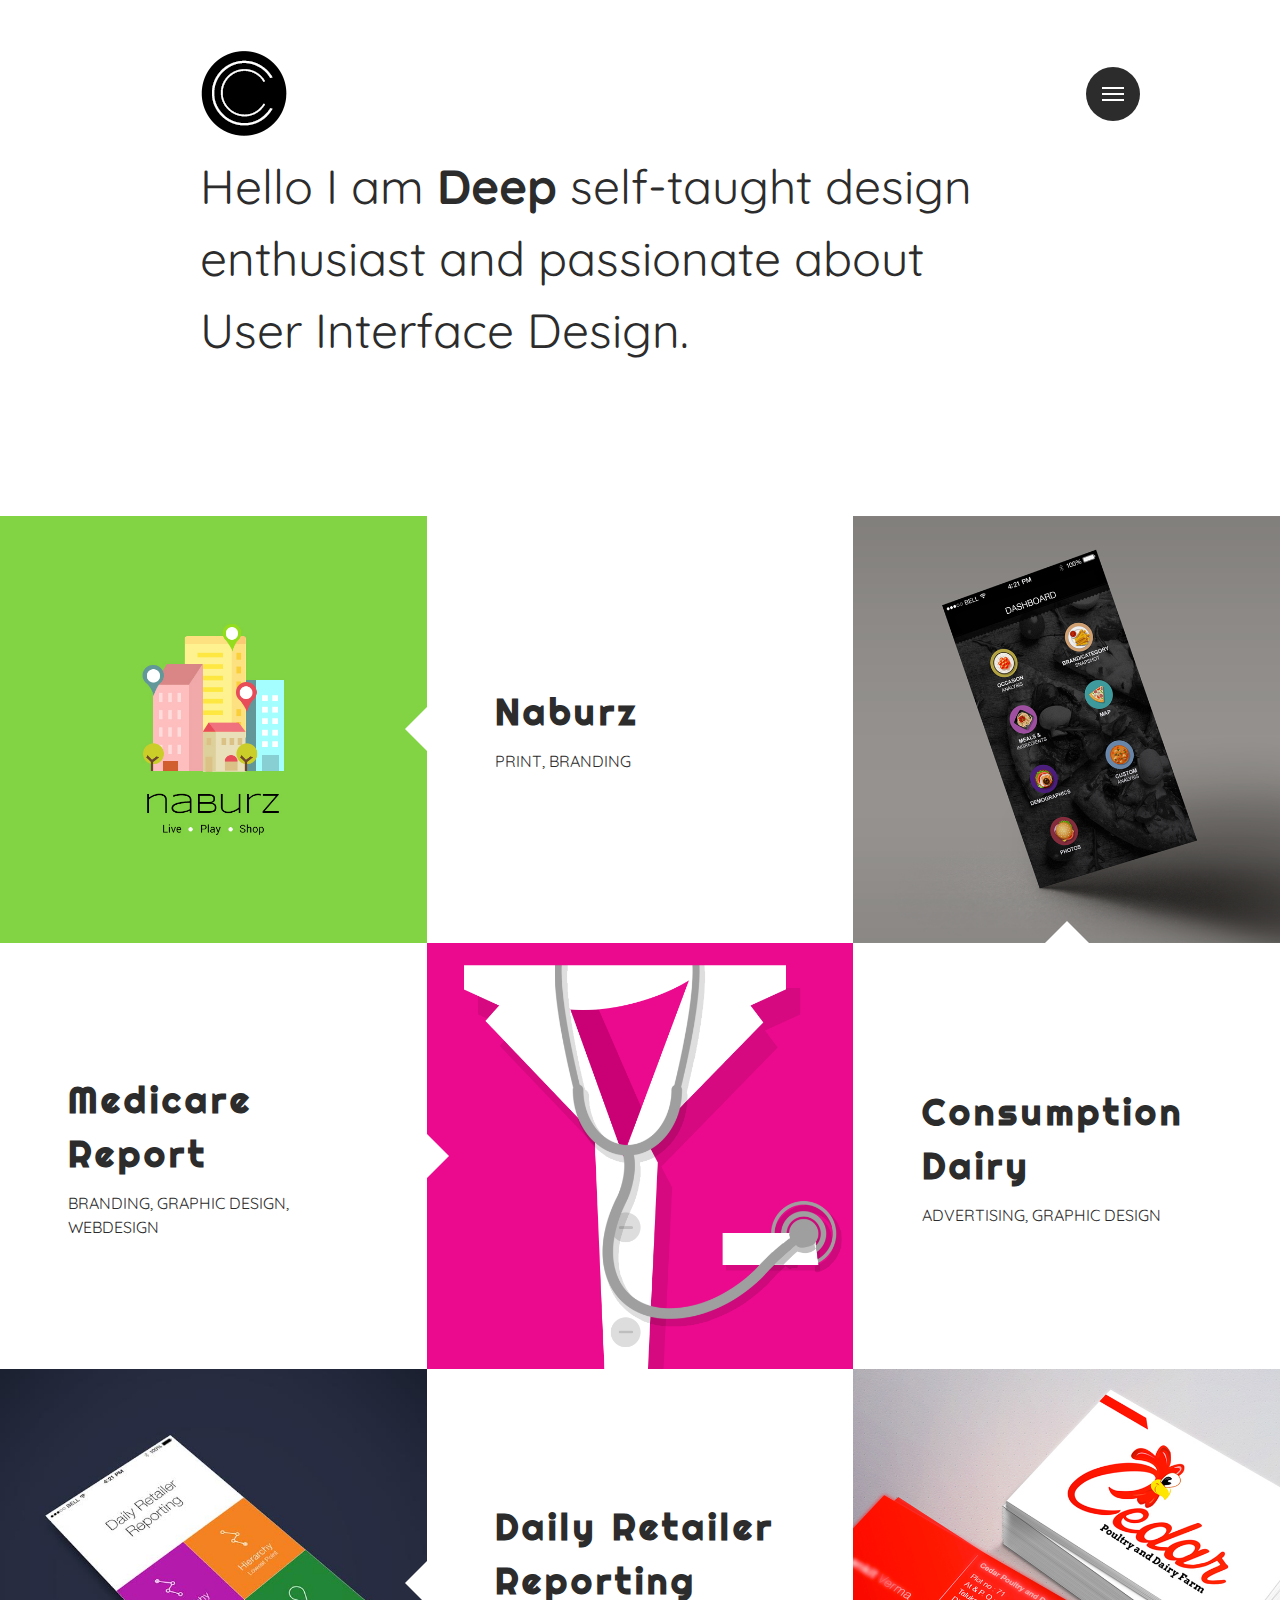
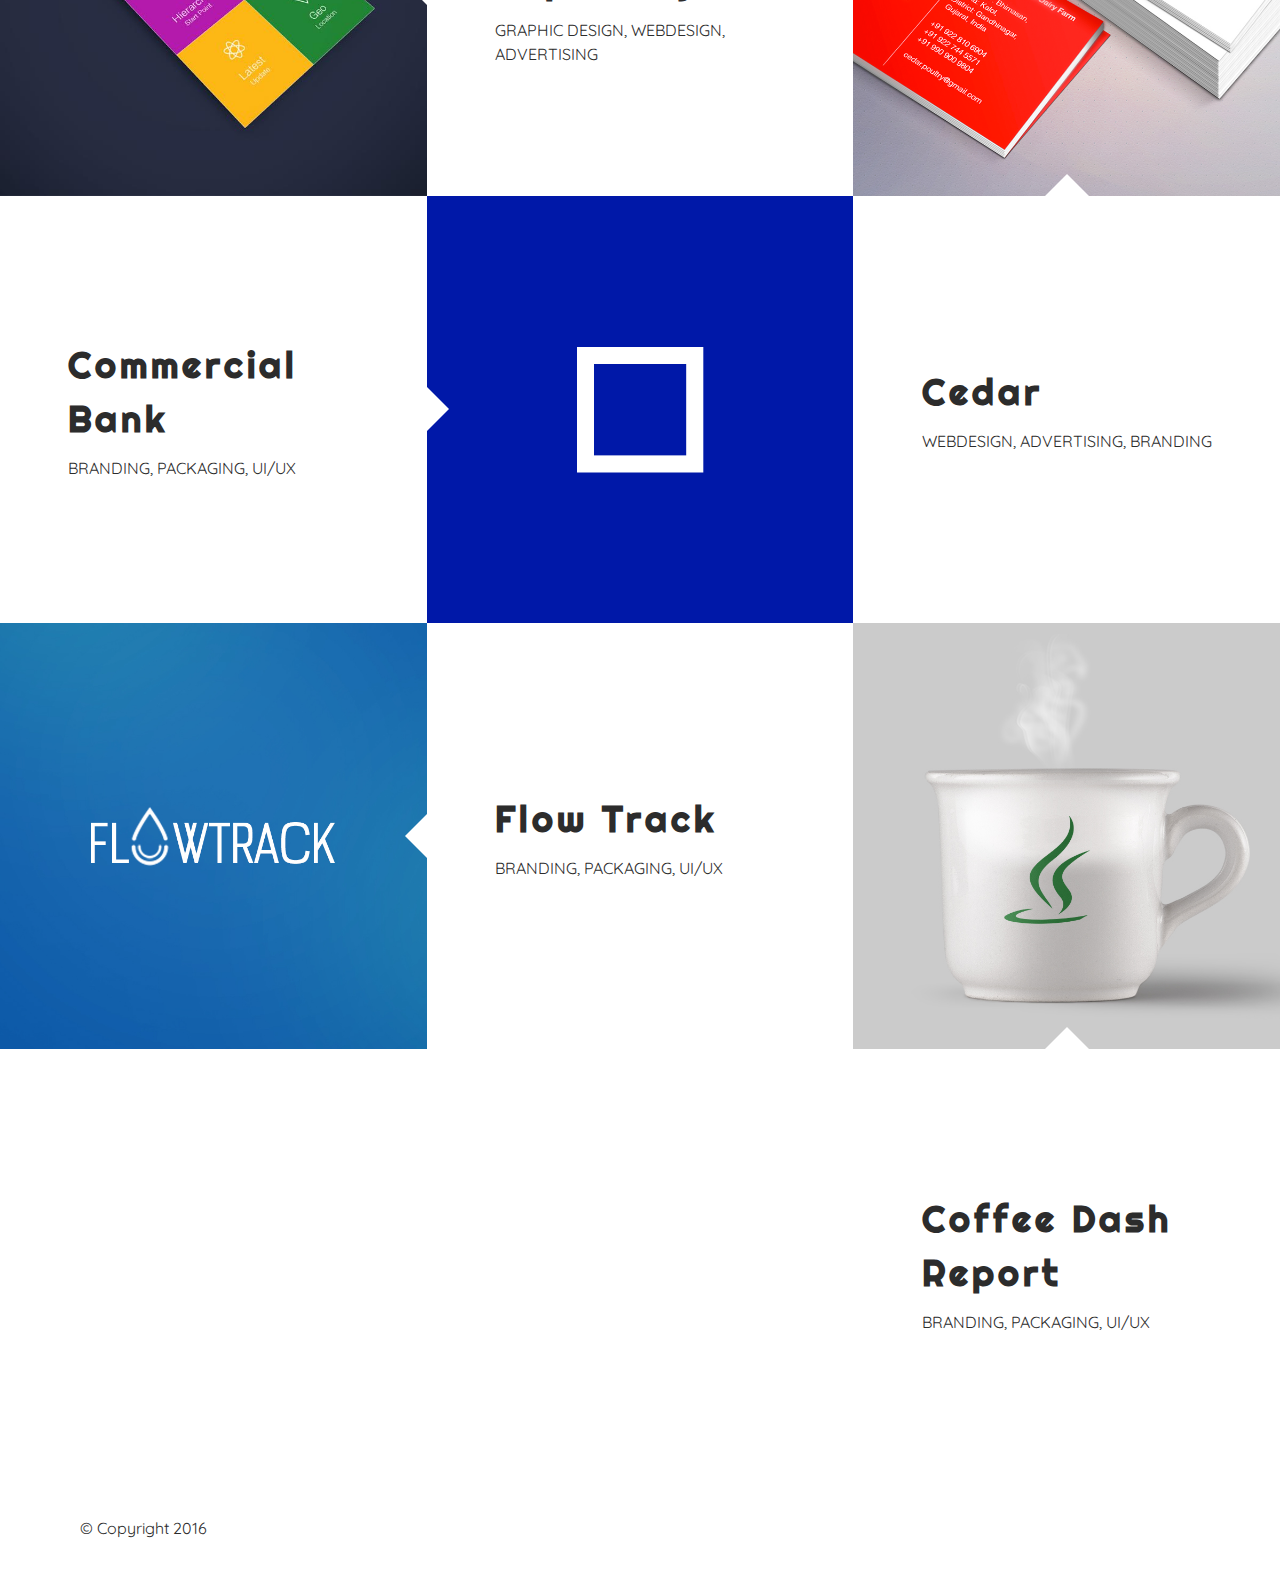
<file: index.html>
<!DOCTYPE html>
<html lang="en" class="no-js">
<head>
<meta http-equiv="Content-Type" content="text/html; charset=utf-8" >
    <meta charset="utf-8" />
    <meta name="viewport" content="width=device-width" />
    <meta http-equiv="x-ua-compatible" content="ie=edge">
    <title>Creative Champs</title>
 
    <link rel="stylesheet" href="style.css" media="screen" />
   

    <link href='https://fonts.googleapis.com/css?family=Righteous&subset=latin,latin-ext' rel='stylesheet' type='text/css'>
    <link href='https://fonts.googleapis.com/css?family=Quicksand:300,400,700' rel='stylesheet' type='text/css'>

     <script src="scripts/modernizr.js"></script>

</head>

<body>

    
    <a href="#cd-nav" class="cd-nav-trigger">Menu 
        <span class="cd-nav-icon"></span>

        <svg x="0px" y="0px" width="54px" height="54px" viewBox="0 0 54 54">
            <circle fill="transparent" stroke="#90D4C5" stroke-width="2" cx="27" cy="27" r="25" stroke-dasharray="157 157" stroke-dashoffset="157"></circle>
        </svg>
    </a>
        
    <div id="cd-nav" class="cd-nav">
        <div class="cd-navigation-wrapper">
            <div class="cd-half-block">


                <nav>
                    <ul class="cd-primary-nav">
                        <li><a href="index.html" class="selected">Showcase</a></li>
                        <li><a href="news.html">News</a></li>
                        <li><a href="profile.html">Profile</a></li>
                        <li><a href="#">Docs</a></li>
                        <li><a href="#">Contact</a></li>
                    </ul>
                </nav>
            </div><!-- .cd-half-block -->
            
            <div class="cd-half-block">
                <address>
                    <ul class="cd-contact-info">
                        <li><a href="mailto:creativechamps8@gmail.com">creativechamps8@gmail.com</a></li>
                        <li>+91-8698465693</li>
                    </ul>
                    <ul class="cd-contact-socials">
                        <li><a href="#0">Instagram</a></li>   
                        <li><a href="#0">Behance</a></li>   
                        <li><a href="#0">Dribbble</a></li>    
                    </ul>
                </address>
            </div> <!-- .cd-half-block -->
        </div> <!-- .cd-navigation-wrapper -->
    </div> <!-- .cd-nav -->

    <div class="site-container">

        <header class="site-header cf">
            <div class="site-title">
                <a class="logo" href="index.html">
                    <img src="img/logo.png" alt="Creative Champs Logo" width="100%" height="100%" />
                </a>
            </div>

            <div class="cf"></div>

            <div class="site-tagline">
                <p>Hello  I am <strong>Deep</strong> self-taught design enthusiast and passionate about User Interface Design.</strong></p>
            </div>
            
        </header><!-- / .site-header -->

        <section class="site-content">
            
            
            <div class="projects-feed cf">

                <article class="project cf">
                    <a href="naburz.html" title="Naburz">
                        <div class="thumb">
                            <div data-picture data-alt="">
                                <div data-src="img/portfolio-1.jpg"></div>
                                
                                <!--[if (lt IE 9) & (!IEMobile)]>
                                <div data-src="img/portfolio-1.jpg"></div>
                                <![endif]-->
                                
                                <noscript>
                                    <img src="img/portfolio-1.jpg" alt="" />
                                </noscript>
                            </div>
                        </div>

                        <div class="project-content-container">
                            <div class="project-content">
                                <div class="table">
                                    <div class="table-cell">
                                        <h2 class="thumbnail-title">Naburz</h2>
                                        
                                        <p class="thumbnail-description">Print, Branding</p>
                                    </div>
                                </div>
                            </div>
                        </div>

                        <div class="overlay"></div>
                    </a>
                </article>
                <article class="project cf">
                    <a href="consumption-dairy.html" title="Consumption Dairy">
                        <div class="thumb">
                            <div data-picture data-alt="">
                                <div data-src="img/portfolio-2.png"></div>
                                
                                <!--[if (lt IE 9) & (!IEMobile)]>
                                <div data-src="img/portfolio-2.jpg"></div>
                                <![endif]-->
                                
                                <noscript>
                                    <img src="img/portfolio-2.png" alt="" />
                                </noscript>
                            </div>
                        </div>

                        <div class="project-content-container">
                            <div class="project-content">
                                <div class="table">
                                    <div class="table-cell">
                                        <h2 class="thumbnail-title">Consumption Dairy</h2>
                                        
                                        <p class="thumbnail-description">Advertising, Graphic Design</p>
                                    </div>
                                </div>
                            </div>
                        </div>

                        <div class="overlay"></div>
                    </a>
                </article>
                <article class="project cf">
                    <a href="medicare-report.html" title="Comuna">
                        <div class="thumb">
                            <div data-picture data-alt="">
                                <div data-src="img/portfolio-3.jpg"></div>
                                
                                <!--[if (lt IE 9) & (!IEMobile)]>
                                <div data-src="img/portfolio-3.jpg"></div>
                                <![endif]-->
                                
                                <noscript>
                                    <img src="img/portfolio-3.jpg" alt="" />
                                </noscript>
                            </div>
                        </div>

                        <div class="project-content-container">
                            <div class="project-content">
                                <div class="table">
                                    <div class="table-cell">
                                        <h2 class="thumbnail-title">Medicare Report</h2>
                                        
                                        <p class="thumbnail-description">Branding, Graphic Design, Webdesign</p>
                                    </div>
                                </div>
                            </div>
                        </div>

                        <div class="overlay"></div>
                    </a>
                </article>
                <article class="project cf">
                    <a href="daily-report.html" title="Nike 'Strawberry Lace' Pack">
                        <div class="thumb">
                            <div data-picture data-alt="">
                                <div data-src="img/portfolio-4.jpg"></div>
                                
                                <!--[if (lt IE 9) & (!IEMobile)]>
                                <div data-src="img/portfolio-4.jpg"></div>
                                <![endif]-->
                                
                                <noscript>
                                    <img src="img/portfolio-4.jpg" alt="" />
                                </noscript>
                            </div>
                        </div>

                        <div class="project-content-container">
                            <div class="project-content">
                                <div class="table">
                                    <div class="table-cell">
                                        <h2 class="thumbnail-title">Daily Retailer Reporting</h2>
                                        
                                        <p class="thumbnail-description">Graphic Design, Webdesign, Advertising</p>
                                    </div>
                                </div>
                            </div>
                        </div>

                        <div class="overlay"></div>
                    </a>
                </article>
                <article class="project cf">
                    <a href="cedar.html" title="Cedar">
                        <div class="thumb">
                            <div data-picture data-alt="">
                                <div data-src="img/portfolio-5.png"></div>
                                
                                <!--[if (lt IE 9) & (!IEMobile)]>
                                <div data-src="img/portfolio-5.jpg"></div>
                                <![endif]-->
                                
                                <noscript>
                                    <img src="img/portfolio-5.png" alt="" />
                                </noscript>
                            </div>
                        </div>

                        <div class="project-content-container">
                            <div class="project-content">
                                <div class="table">
                                    <div class="table-cell">
                                        <h2 class="thumbnail-title">Cedar</h2>
                                        
                                        <p class="thumbnail-description">Webdesign, Advertising, Branding</p>
                                    </div>
                                </div>
                            </div>
                        </div>

                        <div class="overlay"></div>
                    </a>
                </article>
                <article class="project cf">
                    <a href="commercial-bank.html" title="Commercial Bank">
                        <div class="thumb">
                            <div data-picture data-alt="">
                                <div data-src="img/portfolio-6.jpg"></div>
                                
                                <!--[if (lt IE 9) & (!IEMobile)]>
                                <div data-src="img/portfolio-6.jpg"></div>
                                <![endif]-->
                                
                                <noscript>
                                    <img src="img/portfolio-6.jpg" alt="" />
                                </noscript>
                            </div>
                        </div>

                        <div class="project-content-container">
                            <div class="project-content">
                                <div class="table">
                                    <div class="table-cell">
                                        <h2 class="thumbnail-title">Commercial Bank</h2>
                                        
                                        <p class="thumbnail-description">Branding, Packaging, UI/UX</p>
                                    </div>
                                </div>
                            </div>
                        </div>

                        <div class="overlay"></div>
                    </a>
                </article>
                <article class="project cf">
                    <a href="flow-track.html" title="Flow Track">
                        <div class="thumb">
                            <div data-picture data-alt="">
                                <div data-src="img/portfolio-7.jpg"></div>
                                
                                <!--[if (lt IE 9) & (!IEMobile)]>
                                <div data-src="img/portfolio-6.jpg"></div>
                                <![endif]-->
                                
                                <noscript>
                                    <img src="img/portfolio-7.jpg" alt="" />
                                </noscript>
                            </div>
                        </div>

                        <div class="project-content-container">
                            <div class="project-content">
                                <div class="table">
                                    <div class="table-cell">
                                        <h2 class="thumbnail-title">Flow Track</h2>
                                        
                                        <p class="thumbnail-description">Branding, Packaging, UI/UX</p>
                                    </div>
                                </div>
                            </div>
                        </div>

                        <div class="overlay"></div>
                    </a>
                </article>
                <article class="project cf">
                    <a href="coffee-dash-report.html" title="Flow Track">
                        <div class="thumb">
                            <div data-picture data-alt="">
                                <div data-src="img/portfolio-8.jpg"></div>
                                
                                <!--[if (lt IE 9) & (!IEMobile)]>
                                <div data-src="img/portfolio-6.jpg"></div>
                                <![endif]-->
                                
                                <noscript>
                                    <img src="img/portfolio-8.jpg" alt="" />
                                </noscript>
                            </div>
                        </div>

                        <div class="project-content-container">
                            <div class="project-content">
                                <div class="table">
                                    <div class="table-cell">
                                        <h2 class="thumbnail-title">Coffee Dash Report</h2>
                                        
                                        <p class="thumbnail-description">Branding, Packaging, UI/UX</p>
                                    </div>
                                </div>
                            </div>
                        </div>

                        <div class="overlay"></div>
                    </a>
                </article>
            <!--END .projects-feed-->
            </div>
                        
        <!--END .site-content-->
        </section>

         <footer class="site-footer cf">
            <p class="footer-text">© Copyright 2016 </p>
        </footer>
    <!--END .site-container-->
    </div>

    <script src="scripts/jquery-2.1.4.min.js"></script>
    <script src="scripts/jquery.fitvids.js"></script>
    <script src="scripts/jquery.imagesloaded.min.js"></script>
    <script src="scripts/main.js"></script>  
 

</body>
</html>
</file>
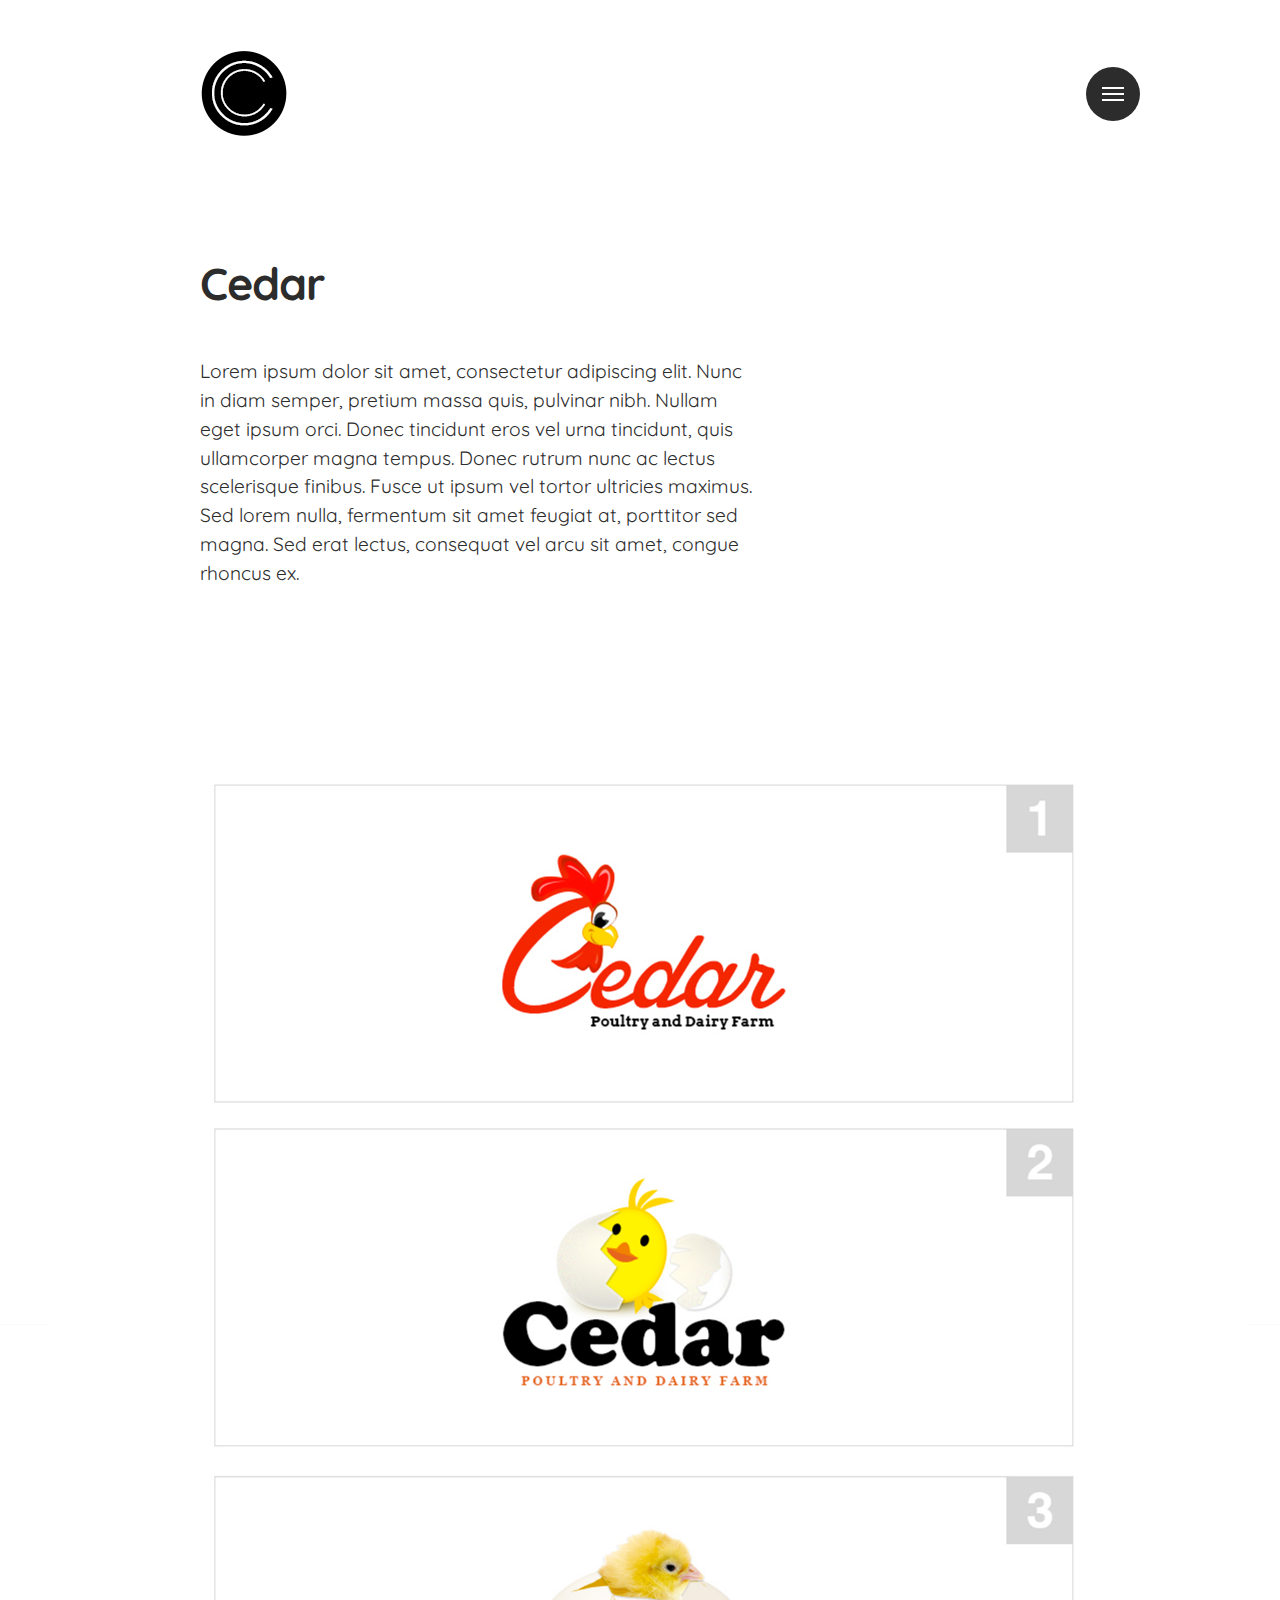
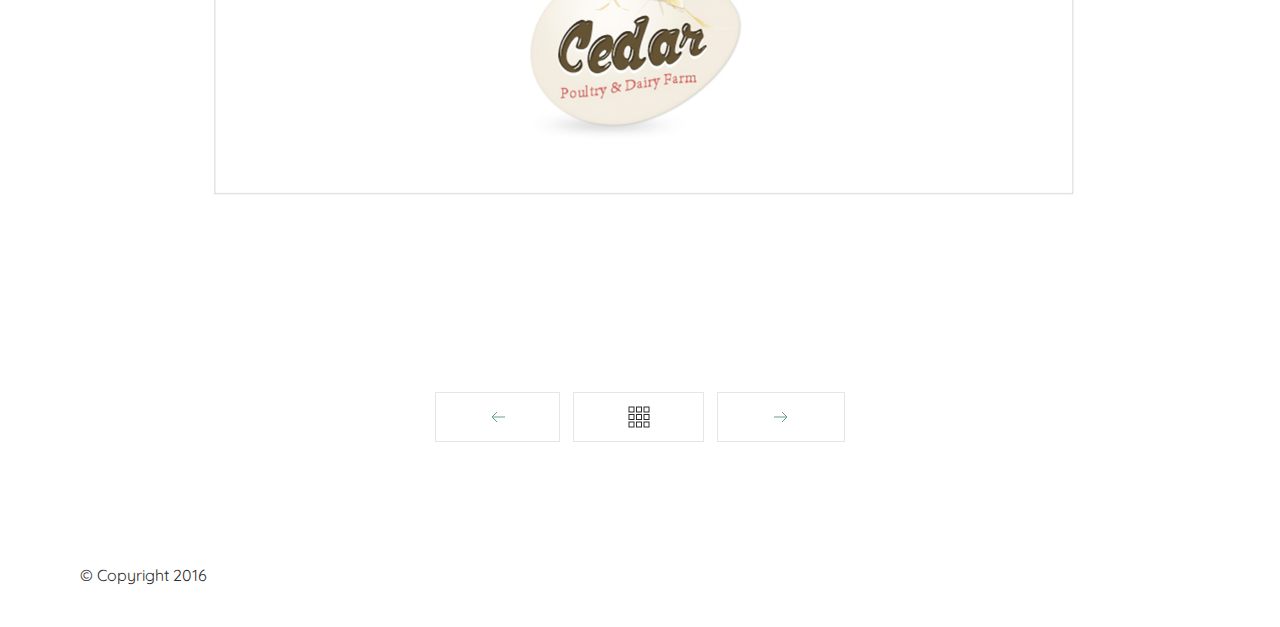
<file: cedar.html>
<!DOCTYPE html>
<html lang="en" class="no-js">
<head>
<meta http-equiv="Content-Type" content="text/html; charset=utf-8" >
    <meta charset="utf-8" />
    <meta name="viewport" content="width=device-width" />
    <meta http-equiv="x-ua-compatible" content="ie=edge">
    <title>Cedar</title>
 
    <link rel="stylesheet" href="style.css" media="screen" />
    
    <link href='https://fonts.googleapis.com/css?family=Righteous&subset=latin,latin-ext' rel='stylesheet' type='text/css'>
    <link href='https://fonts.googleapis.com/css?family=Quicksand:300,400,700' rel='stylesheet' type='text/css'>

     <script src="scripts/modernizr.js"></script>

</head>

<body>
    
    <a href="#cd-nav" class="cd-nav-trigger">Menu 
        <span class="cd-nav-icon"></span>

        <svg x="0px" y="0px" width="54px" height="54px" viewBox="0 0 54 54">
            <circle fill="transparent" stroke="#90D4C5" stroke-width="2" cx="27" cy="27" r="25" stroke-dasharray="157 157" stroke-dashoffset="157"></circle>
        </svg>
    </a>
        
    <div id="cd-nav" class="cd-nav">
        <div class="cd-navigation-wrapper">
            <div class="cd-half-block">


                <nav>
                    <ul class="cd-primary-nav">
                        <li><a href="index.html" class="selected">Showcase</a></li>
                        <li><a href="news.html">News</a></li>
                        <li><a href="profile.html">Profile</a></li>
                        <li><a href="#">Docs</a></li>
                        <li><a href="#">Contact</a></li>
                    </ul>
                </nav>
            </div><!-- .cd-half-block -->
            
            <div class="cd-half-block">
                <address>
                    <ul class="cd-contact-info">
                        <li><a href="mailto:creativechamps8@gmail.com">creativechamps8@gmail.com</a></li>
                        <li>+91-8698465693</li>
                    </ul>
                    <ul class="cd-contact-socials">
                        <li><a href="#0">Instagram</a></li>   
                        <li><a href="#0">Behance</a></li>   
                        <li><a href="#0">Dribbble</a></li>    
                    </ul>
                </address>
            </div> <!-- .cd-half-block -->
        </div> <!-- .cd-navigation-wrapper -->
    </div> <!-- .cd-nav -->

    <div class="site-container">

        <header class="site-header cf">
            <div class="site-title">
                <a class="logo" href="index.html">
                    <img src="img/logo.png" alt="Creative Champs Logo" width="100%" height="100%" />
                </a>
            </div>

            <div class="cf"></div>
        </header><!-- / .site-header -->

        <section class="site-content">

            <div class="page-desc">
                <h1>Cedar</h1>
                <!-- <p><strong> JULY 2015</strong> ||| <strong>Skills:</strong> <i>Branding, Graphic Design, Website</i> ||| <strong>URL:</strong> <a href="#0"><i>Aristotheme</i></a></p> -->
                <p>Lorem ipsum dolor sit amet, consectetur adipiscing elit. Nunc in diam semper, pretium massa quis, pulvinar nibh. Nullam eget ipsum orci. Donec tincidunt eros vel urna tincidunt, quis ullamcorper magna tempus. Donec rutrum nunc ac lectus scelerisque finibus. Fusce ut ipsum vel tortor ultricies maximus. Sed lorem nulla, fermentum sit amet feugiat at, porttitor sed magna. Sed erat lectus, consequat vel arcu sit amet, congue rhoncus ex.</p>
            </div>
            
            <article class="project">

                <div class="project-assets">
                    <div class="image">
                        <div data-picture>
                            <div data-src="img/cedar.png"></div>
                            <div data-src="img/cedar.png" data-media="(-webkit-min-device-pixel-ratio: 2),(min--moz-device-pixel-ratio: 2),(-o-min-device-pixel-ratio: 2/1),(min-device-pixel-ratio: 2),(min-resolution: 192dpi),(min-resolution: 2dppx)"></div>
                            <!--[if (lt IE 9) & (!IEMobile)]>
                                <div data-src="img/item-1.jpg"></div>
                            <![endif]-->
                            <noscript>
                                <img src="img/item-1.jpg" alt="" />
                            </noscript>
                        </div>
                    </div>
                </div>         
            </article>
   
        <!--END .site-content-->
        </section>


 
        <nav role="navigation">
            <ul class="cd-pagination animated-buttons custom-icons">
                <li class="button"><a href="#0"><i>Prev</i></a></li>
                <li class="button-main"><a href="#0"><i>Portfolio</i></a></li>
                <li class="button"><a href="#0"><i>Next</i></a></li>

            </ul>
        </nav> <!-- cd-pagination-wrapper -->
 

         <footer class="site-footer cf">
            <p class="footer-text">© Copyright 2016 </p>
        </footer>


    <!--END .site-container-->
    </div>

    <script src="scripts/jquery-2.1.4.min.js"></script>
    <script src="scripts/jquery.fitvids.js"></script>
    <script src="scripts/jquery.imagesloaded.min.js"></script>
    <script src="scripts/main.js"></script>  
 

</body>
</html>
</file>
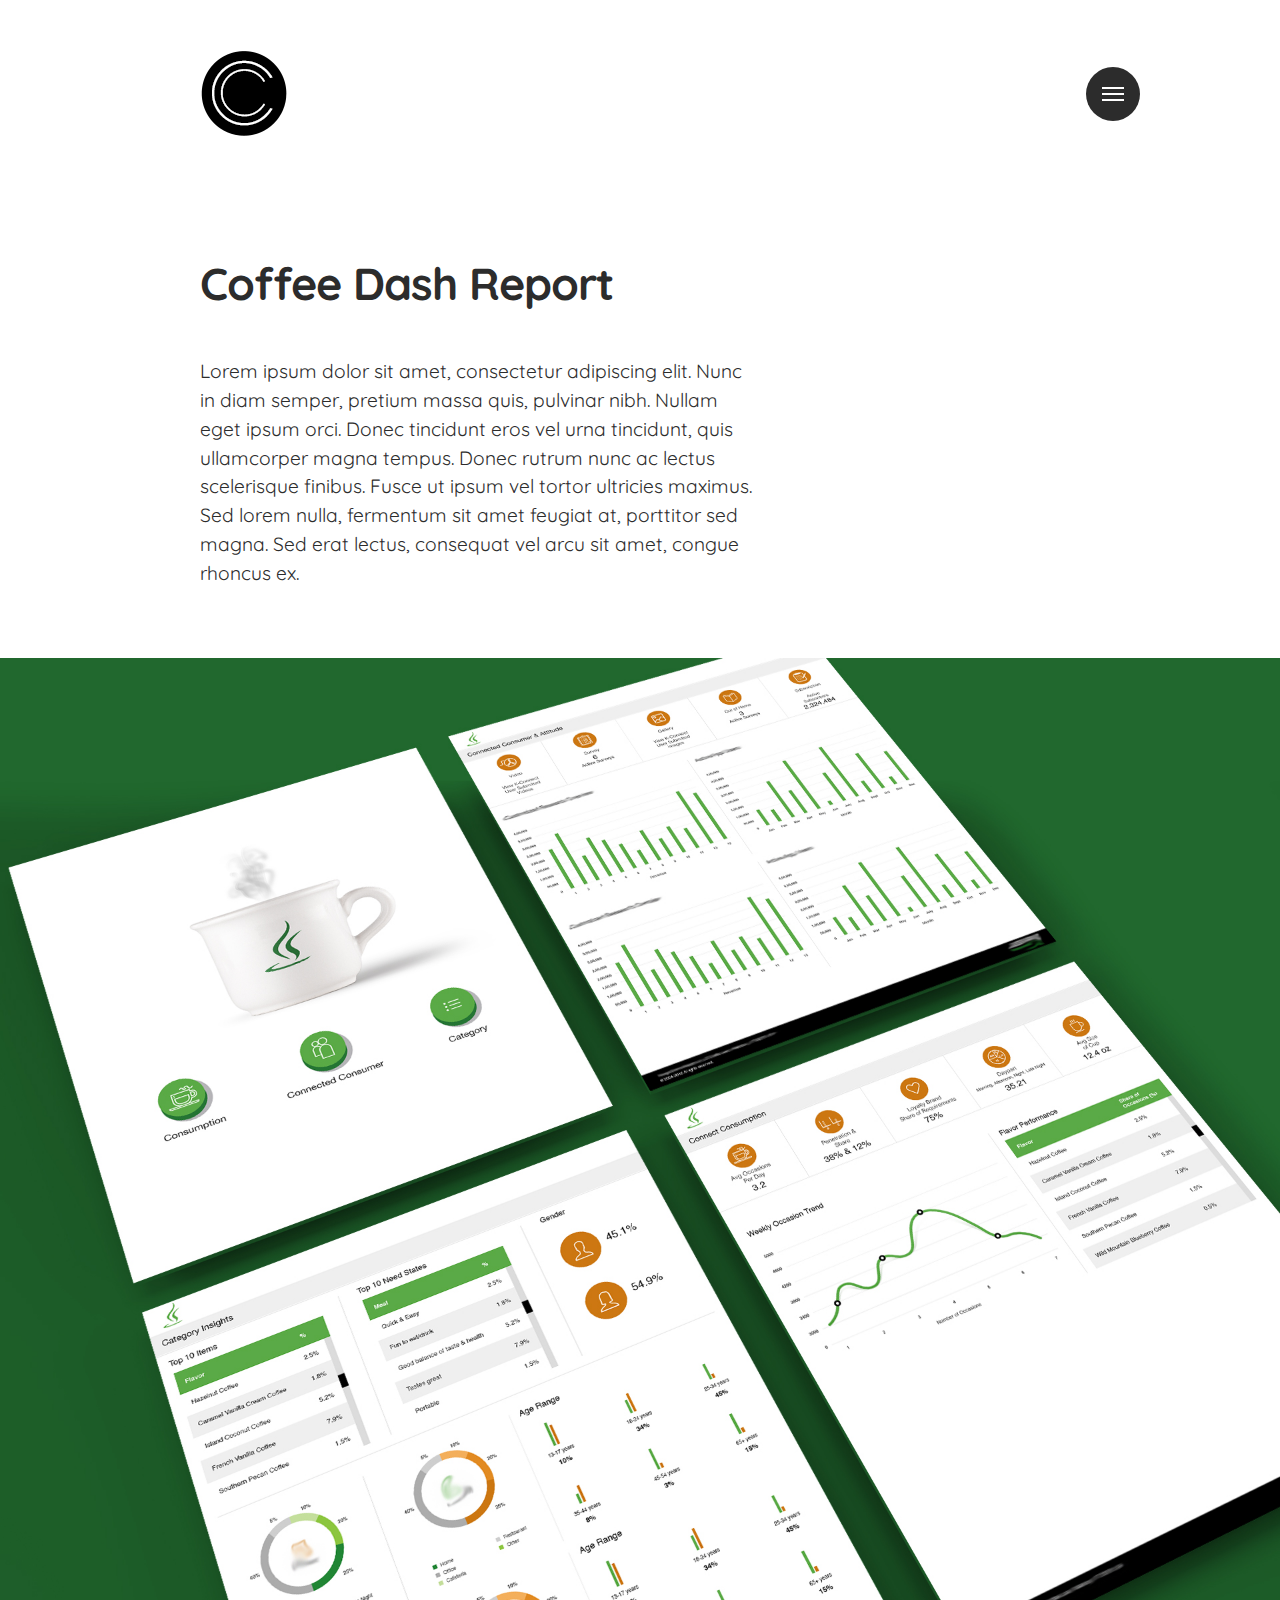
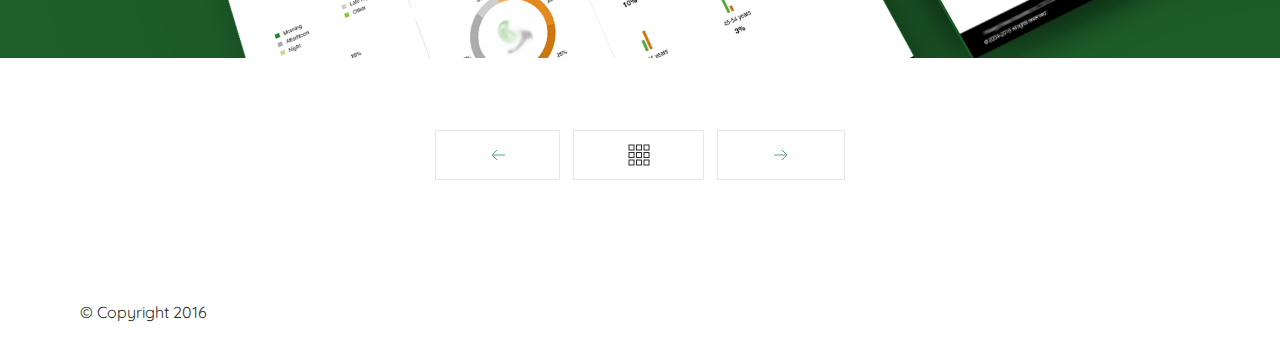
<file: coffee-dash-report.html>
<!DOCTYPE html>
<html lang="en" class="no-js">
<head>
<meta http-equiv="Content-Type" content="text/html; charset=utf-8" >
    <meta charset="utf-8" />
    <meta name="viewport" content="width=device-width" />
    <meta http-equiv="x-ua-compatible" content="ie=edge">
    <title>Coffee Dash Report</title>
 
    <link rel="stylesheet" href="style.css" media="screen" />
    
    <link href='https://fonts.googleapis.com/css?family=Righteous&subset=latin,latin-ext' rel='stylesheet' type='text/css'>
    <link href='https://fonts.googleapis.com/css?family=Quicksand:300,400,700' rel='stylesheet' type='text/css'>

     <script src="scripts/modernizr.js"></script>

</head>

<body>
    
    <a href="#cd-nav" class="cd-nav-trigger">Menu 
        <span class="cd-nav-icon"></span>

        <svg x="0px" y="0px" width="54px" height="54px" viewBox="0 0 54 54">
            <circle fill="transparent" stroke="#90D4C5" stroke-width="2" cx="27" cy="27" r="25" stroke-dasharray="157 157" stroke-dashoffset="157"></circle>
        </svg>
    </a>
        
    <div id="cd-nav" class="cd-nav">
        <div class="cd-navigation-wrapper">
            <div class="cd-half-block">


                <nav>
                    <ul class="cd-primary-nav">
                        <li><a href="index.html" class="selected">Showcase</a></li>
                        <li><a href="news.html">News</a></li>
                        <li><a href="profile.html">Profile</a></li>
                        <li><a href="#">Docs</a></li>
                        <li><a href="#">Contact</a></li>
                    </ul>
                </nav>
            </div><!-- .cd-half-block -->
            
            <div class="cd-half-block">
                <address>
                    <ul class="cd-contact-info">
                        <li><a href="mailto:creativechamps8@gmail.com">creativechamps8@gmail.com</a></li>
                        <li>+91-8698465693</li>
                    </ul>
                    <ul class="cd-contact-socials">
                        <li><a href="#0">Instagram</a></li>   
                        <li><a href="#0">Behance</a></li>   
                        <li><a href="#0">Dribbble</a></li>    
                    </ul>
                </address>
            </div> <!-- .cd-half-block -->
        </div> <!-- .cd-navigation-wrapper -->
    </div> <!-- .cd-nav -->

    <div class="site-container">

        <header class="site-header cf">
            <div class="site-title">
                <a class="logo" href="index.html">
                    <img src="img/logo.png" alt="Creative Champs Logo" width="100%" height="100%" />
                </a>
            </div>

            <div class="cf"></div>
        </header><!-- / .site-header -->

        <section class="site-content">

            <div class="page-desc">
                <h1>Coffee Dash Report</h1>
                <!-- <p><strong> JULY 2015</strong> ||| <strong>Skills:</strong> <i>Branding, Graphic Design, Website</i> ||| <strong>URL:</strong> <a href="#0"><i>Aristotheme</i></a></p> -->
                <p>Lorem ipsum dolor sit amet, consectetur adipiscing elit. Nunc in diam semper, pretium massa quis, pulvinar nibh. Nullam eget ipsum orci. Donec tincidunt eros vel urna tincidunt, quis ullamcorper magna tempus. Donec rutrum nunc ac lectus scelerisque finibus. Fusce ut ipsum vel tortor ultricies maximus. Sed lorem nulla, fermentum sit amet feugiat at, porttitor sed magna. Sed erat lectus, consequat vel arcu sit amet, congue rhoncus ex.</p>
            </div>
            
            <article class="project">

                <div class="project-assets">
                    <div class="image">
                        <div data-picture>
                            <div data-src="img/coffee-dash-report.jpg"></div>
                            <div data-src="img/coffee-dash-report.jpg" data-media="(-webkit-min-device-pixel-ratio: 2),(min--moz-device-pixel-ratio: 2),(-o-min-device-pixel-ratio: 2/1),(min-device-pixel-ratio: 2),(min-resolution: 192dpi),(min-resolution: 2dppx)"></div>
                            <!--[if (lt IE 9) & (!IEMobile)]>
                                <div data-src="img/item-1.jpg"></div>
                            <![endif]-->
                            <noscript>
                                <img src="img/item-1.jpg" alt="" />
                            </noscript>
                        </div>
                    </div>
                </div>         
            </article>
   
        <!--END .site-content-->
        </section>


 
        <nav role="navigation">
            <ul class="cd-pagination animated-buttons custom-icons">
                <li class="button"><a href="#0"><i>Prev</i></a></li>
                <li class="button-main"><a href="#0"><i>Portfolio</i></a></li>
                <li class="button"><a href="#0"><i>Next</i></a></li>

            </ul>
        </nav> <!-- cd-pagination-wrapper -->
 

         <footer class="site-footer cf">
            <p class="footer-text">© Copyright 2016 </p>
        </footer>


    <!--END .site-container-->
    </div>

    <script src="scripts/jquery-2.1.4.min.js"></script>
    <script src="scripts/jquery.fitvids.js"></script>
    <script src="scripts/jquery.imagesloaded.min.js"></script>
    <script src="scripts/main.js"></script>  
 

</body>
</html>
</file>
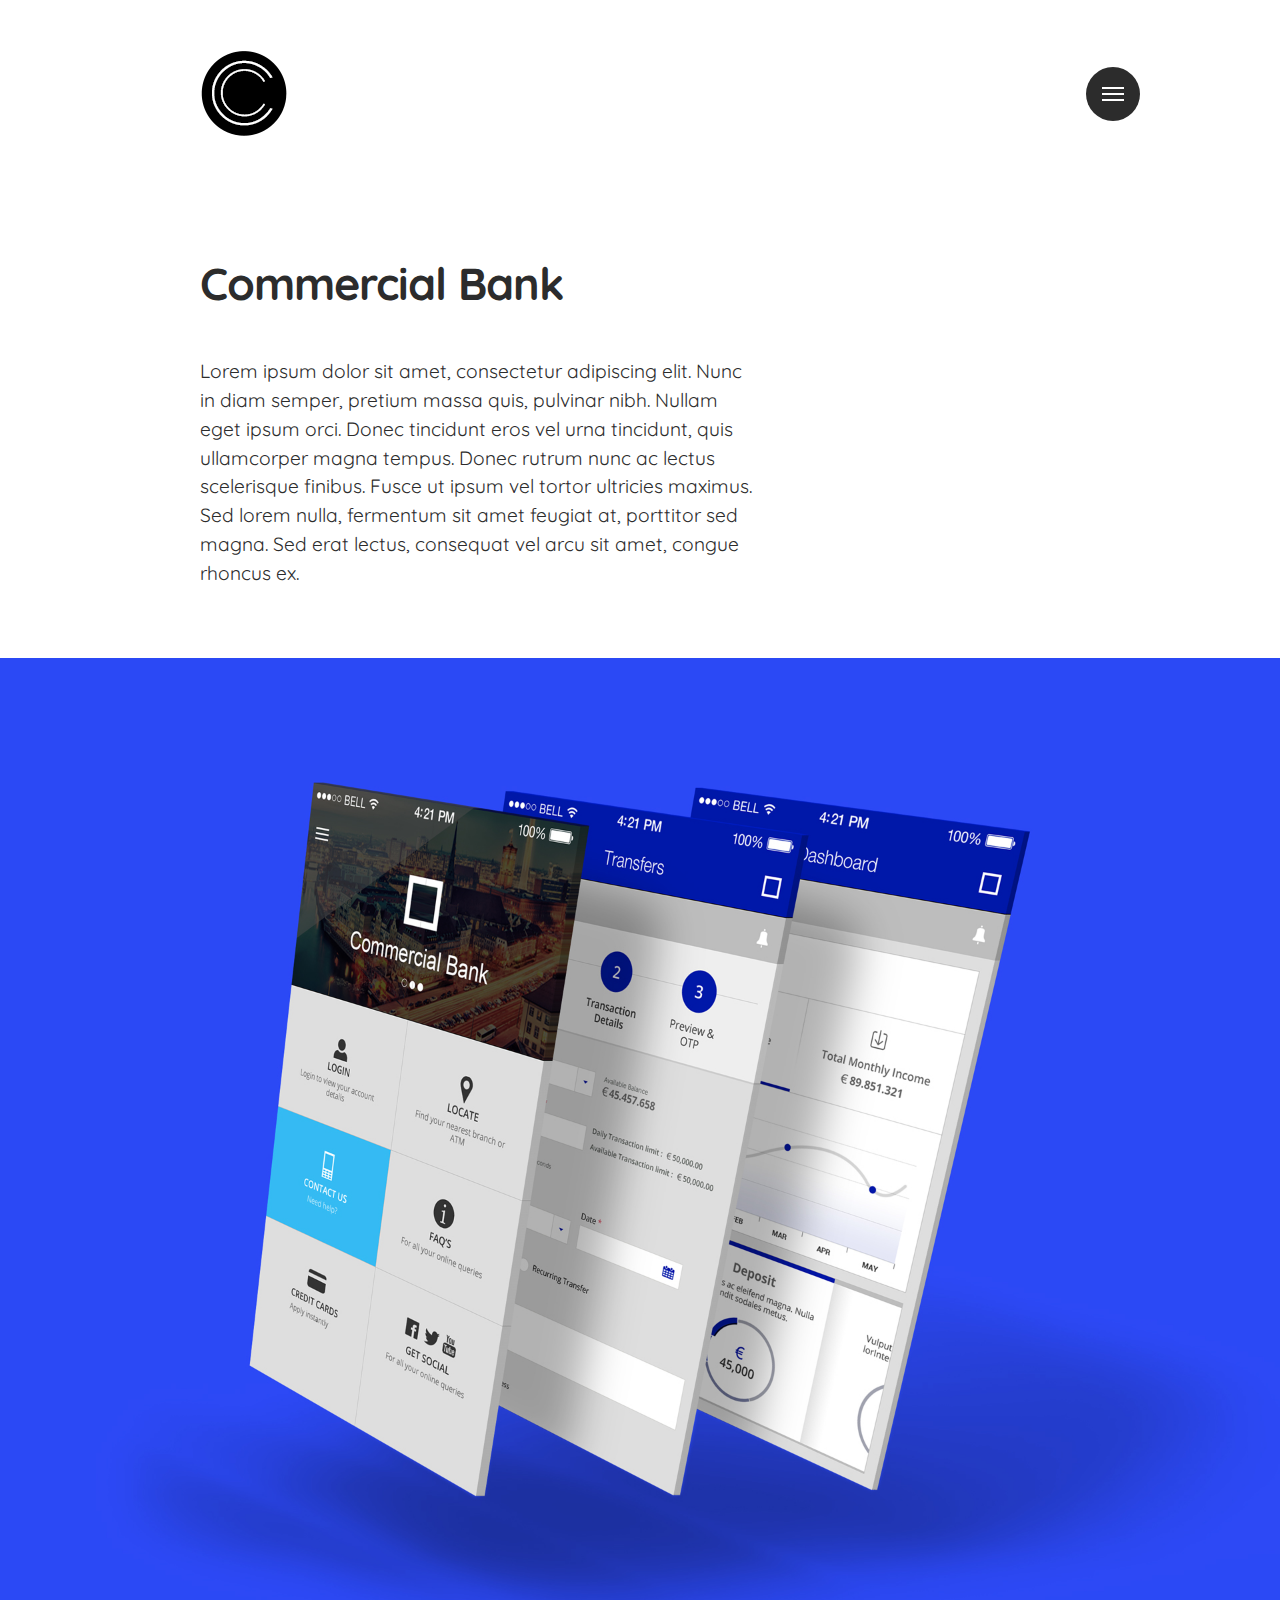
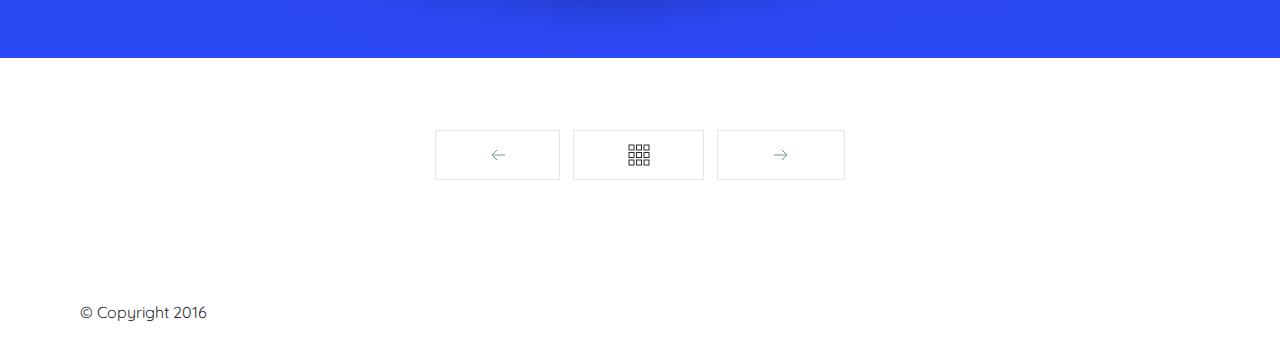
<file: commercial-bank.html>
<!DOCTYPE html>
<html lang="en" class="no-js">
<head>
<meta http-equiv="Content-Type" content="text/html; charset=utf-8" >
    <meta charset="utf-8" />
    <meta name="viewport" content="width=device-width" />
    <meta http-equiv="x-ua-compatible" content="ie=edge">
    <title>Commercial Bank</title>
 
    <link rel="stylesheet" href="style.css" media="screen" />
    
    <link href='https://fonts.googleapis.com/css?family=Righteous&subset=latin,latin-ext' rel='stylesheet' type='text/css'>
    <link href='https://fonts.googleapis.com/css?family=Quicksand:300,400,700' rel='stylesheet' type='text/css'>

     <script src="scripts/modernizr.js"></script>

</head>

<body>
    
    <a href="#cd-nav" class="cd-nav-trigger">Menu 
        <span class="cd-nav-icon"></span>

        <svg x="0px" y="0px" width="54px" height="54px" viewBox="0 0 54 54">
            <circle fill="transparent" stroke="#90D4C5" stroke-width="2" cx="27" cy="27" r="25" stroke-dasharray="157 157" stroke-dashoffset="157"></circle>
        </svg>
    </a>
        
    <div id="cd-nav" class="cd-nav">
        <div class="cd-navigation-wrapper">
            <div class="cd-half-block">


                <nav>
                    <ul class="cd-primary-nav">
                        <li><a href="index.html" class="selected">Showcase</a></li>
                        <li><a href="news.html">News</a></li>
                        <li><a href="profile.html">Profile</a></li>
                        <li><a href="#">Docs</a></li>
                        <li><a href="#">Contact</a></li>
                    </ul>
                </nav>
            </div><!-- .cd-half-block -->
            
            <div class="cd-half-block">
                <address>
                    <ul class="cd-contact-info">
                        <li><a href="mailto:creativechamps8@gmail.com">creativechamps8@gmail.com</a></li>
                        <li>+91-8698465693</li>
                    </ul>
                    <ul class="cd-contact-socials">
                        <li><a href="#0">Instagram</a></li>   
                        <li><a href="#0">Behance</a></li>   
                        <li><a href="#0">Dribbble</a></li>    
                    </ul>
                </address>
            </div> <!-- .cd-half-block -->
        </div> <!-- .cd-navigation-wrapper -->
    </div> <!-- .cd-nav -->

    <div class="site-container">

        <header class="site-header cf">
            <div class="site-title">
                <a class="logo" href="index.html">
                    <img src="img/logo.png" alt="Creative Champs Logo" width="100%" height="100%" />
                </a>
            </div>

            <div class="cf"></div>
        </header><!-- / .site-header -->

        <section class="site-content">

            <div class="page-desc">
                <h1>Commercial Bank</h1>
                <!-- <p><strong> JULY 2015</strong> ||| <strong>Skills:</strong> <i>Branding, Graphic Design, Website</i> ||| <strong>URL:</strong> <a href="#0"><i>Aristotheme</i></a></p> -->
                <p>Lorem ipsum dolor sit amet, consectetur adipiscing elit. Nunc in diam semper, pretium massa quis, pulvinar nibh. Nullam eget ipsum orci. Donec tincidunt eros vel urna tincidunt, quis ullamcorper magna tempus. Donec rutrum nunc ac lectus scelerisque finibus. Fusce ut ipsum vel tortor ultricies maximus. Sed lorem nulla, fermentum sit amet feugiat at, porttitor sed magna. Sed erat lectus, consequat vel arcu sit amet, congue rhoncus ex.</p>
            </div>
            
            <article class="project">

                <div class="project-assets">
                    <div class="image">
                        <div data-picture>
                            <div data-src="img/commercial-bank.jpg"></div>
                            <div data-src="img/commercial-bank.jpg" data-media="(-webkit-min-device-pixel-ratio: 2),(min--moz-device-pixel-ratio: 2),(-o-min-device-pixel-ratio: 2/1),(min-device-pixel-ratio: 2),(min-resolution: 192dpi),(min-resolution: 2dppx)"></div>
                            <!--[if (lt IE 9) & (!IEMobile)]>
                                <div data-src="img/item-1.jpg"></div>
                            <![endif]-->
                            <noscript>
                                <img src="img/item-1.jpg" alt="" />
                            </noscript>
                        </div>
                    </div>
                </div>         
            </article>
   
        <!--END .site-content-->
        </section>


 
        <nav role="navigation">
            <ul class="cd-pagination animated-buttons custom-icons">
                <li class="button"><a href="#0"><i>Prev</i></a></li>
                <li class="button-main"><a href="#0"><i>Portfolio</i></a></li>
                <li class="button"><a href="#0"><i>Next</i></a></li>

            </ul>
        </nav> <!-- cd-pagination-wrapper -->
 

         <footer class="site-footer cf">
            <p class="footer-text">© Copyright 2016 </p>
        </footer>


    <!--END .site-container-->
    </div>

    <script src="scripts/jquery-2.1.4.min.js"></script>
    <script src="scripts/jquery.fitvids.js"></script>
    <script src="scripts/jquery.imagesloaded.min.js"></script>
    <script src="scripts/main.js"></script>  
 

</body>
</html>
</file>
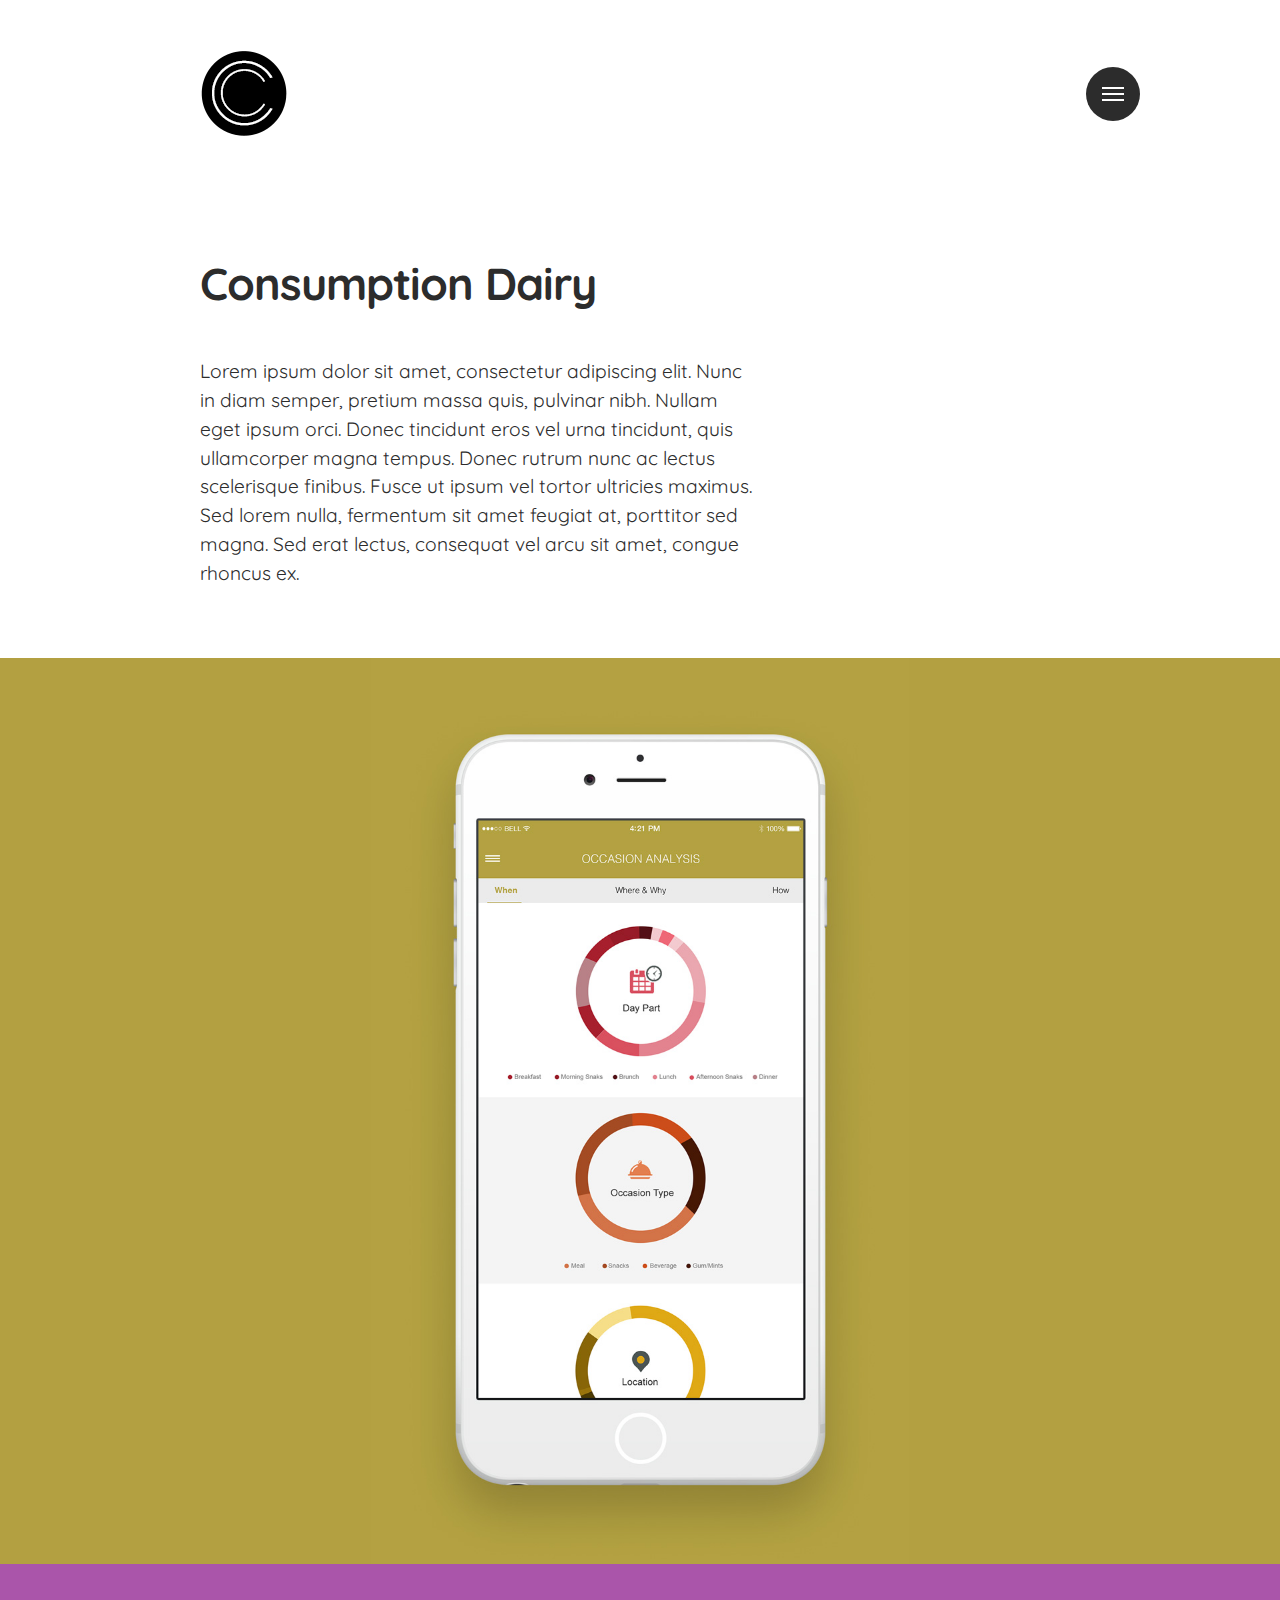
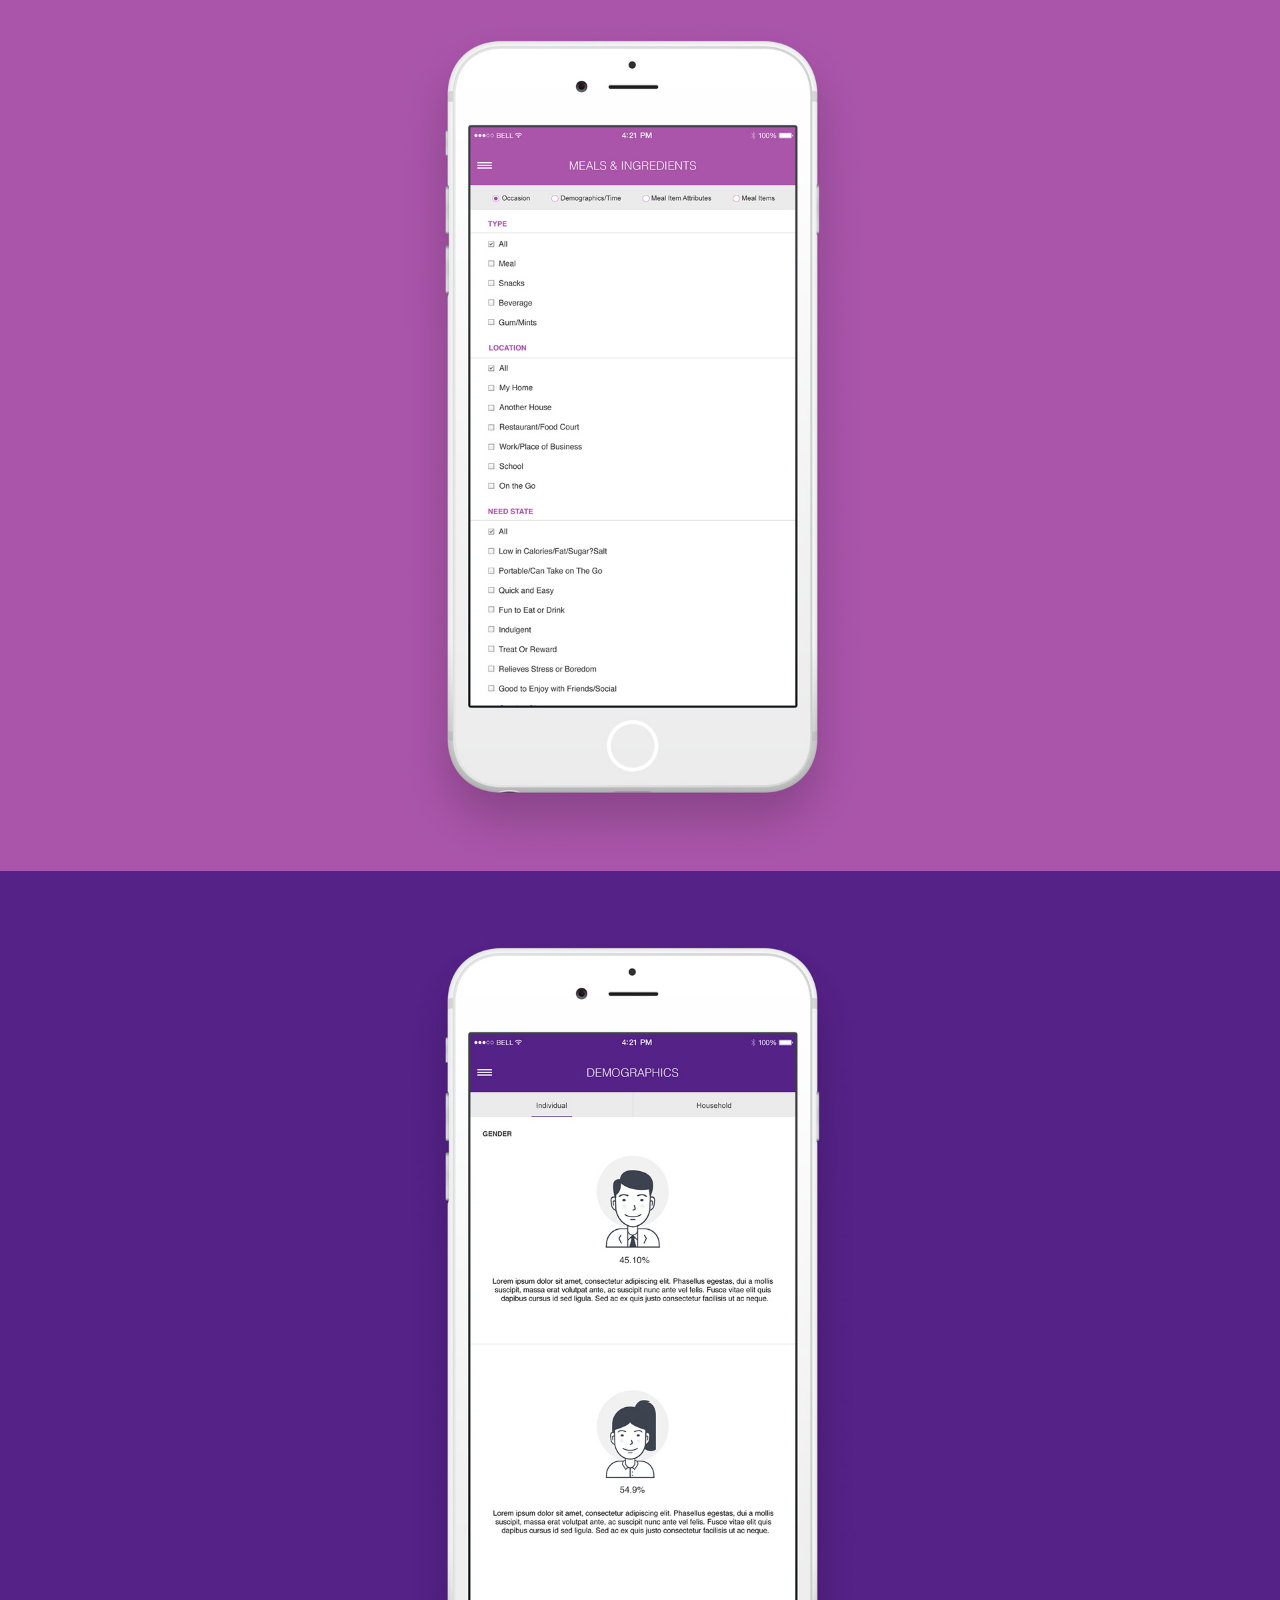
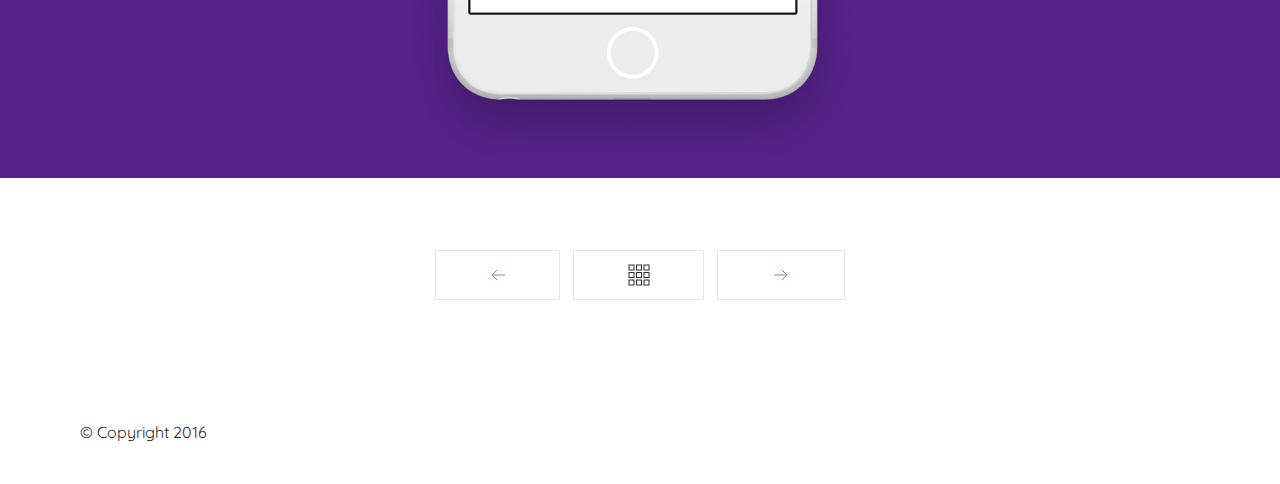
<file: consumption-dairy.html>
<!DOCTYPE html>
<html lang="en" class="no-js">
<head>
<meta http-equiv="Content-Type" content="text/html; charset=utf-8" >
    <meta charset="utf-8" />
    <meta name="viewport" content="width=device-width" />
    <meta http-equiv="x-ua-compatible" content="ie=edge">
    <title>Consumption Dairy</title>
 
    <link rel="stylesheet" href="style.css" media="screen" />
    
    <link href='https://fonts.googleapis.com/css?family=Righteous&subset=latin,latin-ext' rel='stylesheet' type='text/css'>
    <link href='https://fonts.googleapis.com/css?family=Quicksand:300,400,700' rel='stylesheet' type='text/css'>

     <script src="scripts/modernizr.js"></script>

</head>

<body>
    
    <a href="#cd-nav" class="cd-nav-trigger">Menu 
        <span class="cd-nav-icon"></span>

        <svg x="0px" y="0px" width="54px" height="54px" viewBox="0 0 54 54">
            <circle fill="transparent" stroke="#90D4C5" stroke-width="2" cx="27" cy="27" r="25" stroke-dasharray="157 157" stroke-dashoffset="157"></circle>
        </svg>
    </a>
        
    <div id="cd-nav" class="cd-nav">
        <div class="cd-navigation-wrapper">
            <div class="cd-half-block">


                <nav>
                    <ul class="cd-primary-nav">
                        <li><a href="index.html" class="selected">Showcase</a></li>
                        <li><a href="news.html">News</a></li>
                        <li><a href="profile.html">Profile</a></li>
                        <li><a href="#">Docs</a></li>
                        <li><a href="#">Contact</a></li>
                    </ul>
                </nav>
            </div><!-- .cd-half-block -->
            
            <div class="cd-half-block">
                <address>
                    <ul class="cd-contact-info">
                        <li><a href="mailto:creativechamps8@gmail.com">creativechamps8@gmail.com</a></li>
                        <li>+91-8698465693</li>
                    </ul>
                    <ul class="cd-contact-socials">
                        <li><a href="#0">Instagram</a></li>   
                        <li><a href="#0">Behance</a></li>   
                        <li><a href="#0">Dribbble</a></li>    
                    </ul>
                </address>
            </div> <!-- .cd-half-block -->
        </div> <!-- .cd-navigation-wrapper -->
    </div> <!-- .cd-nav -->

    <div class="site-container">

        <header class="site-header cf">
            <div class="site-title">
                <a class="logo" href="index.html">
                    <img src="img/logo.png" alt="Creative Champs Logo" width="100%" height="100%" />
                </a>
            </div>

            <div class="cf"></div>
        </header><!-- / .site-header -->

        <section class="site-content">

            <div class="page-desc">
                <h1>Consumption Dairy</h1>
                <!-- <p><strong> JULY 2015</strong> ||| <strong>Skills:</strong> <i>Branding, Graphic Design, Website</i> ||| <strong>URL:</strong> <a href="#0"><i>Aristotheme</i></a></p> -->
                <p>Lorem ipsum dolor sit amet, consectetur adipiscing elit. Nunc in diam semper, pretium massa quis, pulvinar nibh. Nullam eget ipsum orci. Donec tincidunt eros vel urna tincidunt, quis ullamcorper magna tempus. Donec rutrum nunc ac lectus scelerisque finibus. Fusce ut ipsum vel tortor ultricies maximus. Sed lorem nulla, fermentum sit amet feugiat at, porttitor sed magna. Sed erat lectus, consequat vel arcu sit amet, congue rhoncus ex.</p>
            </div>
            
            <article class="project">

                <div class="project-assets">
                    <div class="image">
                        <div data-picture>
                            <div data-src="img/item-1.jpg"></div>
                            <div data-src="img/item-1.jpg" data-media="(-webkit-min-device-pixel-ratio: 2),(min--moz-device-pixel-ratio: 2),(-o-min-device-pixel-ratio: 2/1),(min-device-pixel-ratio: 2),(min-resolution: 192dpi),(min-resolution: 2dppx)"></div>
                            <!--[if (lt IE 9) & (!IEMobile)]>
                                <div data-src="img/item-1.jpg"></div>
                            <![endif]-->
                            <noscript>
                                <img src="img/item-1.jpg" alt="" />
                            </noscript>
                        </div>
                        <div data-picture>
                            <div data-src="img/item-2.jpg"></div>
                            <div data-src="img/item-2.jpg" data-media="(-webkit-min-device-pixel-ratio: 2),(min--moz-device-pixel-ratio: 2),(-o-min-device-pixel-ratio: 2/1),(min-device-pixel-ratio: 2),(min-resolution: 192dpi),(min-resolution: 2dppx)"></div>
                            <!--[if (lt IE 9) & (!IEMobile)]>
                                <div data-src="img/item-1.jpg"></div>
                            <![endif]-->
                            <noscript>
                                <img src="img/item-1.jpg" alt="" />
                            </noscript>
                        </div>
                        <div data-picture>
                            <div data-src="img/item-3.jpg"></div>
                            <div data-src="img/item-3.jpg" data-media="(-webkit-min-device-pixel-ratio: 2),(min--moz-device-pixel-ratio: 2),(-o-min-device-pixel-ratio: 2/1),(min-device-pixel-ratio: 2),(min-resolution: 192dpi),(min-resolution: 2dppx)"></div>
                            <!--[if (lt IE 9) & (!IEMobile)]>
                                <div data-src="img/item-1.jpg"></div>
                            <![endif]-->
                            <noscript>
                                <img src="img/item-1.jpg" alt="" />
                            </noscript>
                        </div>
                    </div>
                </div>         
            </article>
   
        <!--END .site-content-->
        </section>


 
        <nav role="navigation">
            <ul class="cd-pagination animated-buttons custom-icons">
                <li class="button"><a href="#0"><i>Prev</i></a></li>
                <li class="button-main"><a href="#0"><i>Portfolio</i></a></li>
                <li class="button"><a href="#0"><i>Next</i></a></li>

            </ul>
        </nav> <!-- cd-pagination-wrapper -->
 

         <footer class="site-footer cf">
            <p class="footer-text">© Copyright 2016 </p>
        </footer>


    <!--END .site-container-->
    </div>

    <script src="scripts/jquery-2.1.4.min.js"></script>
    <script src="scripts/jquery.fitvids.js"></script>
    <script src="scripts/jquery.imagesloaded.min.js"></script>
    <script src="scripts/main.js"></script>  
 

</body>
</html>
</file>
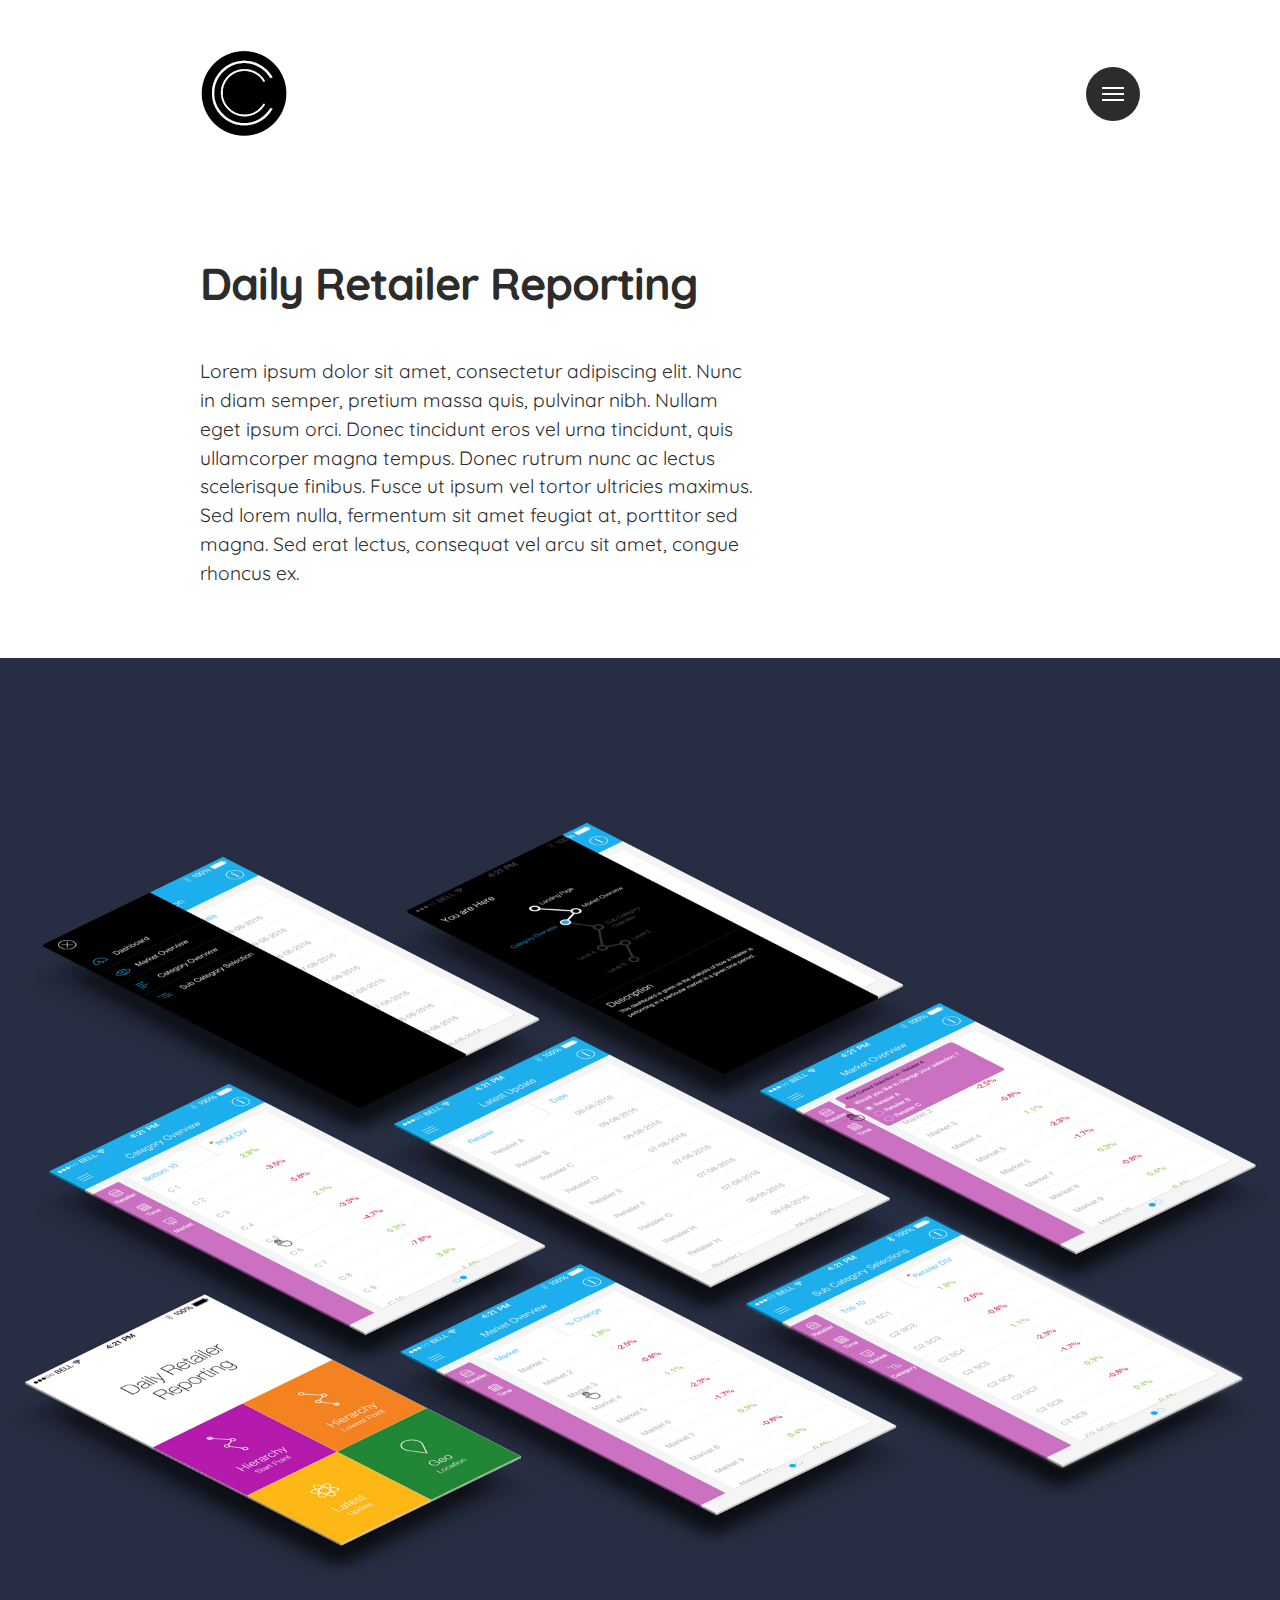
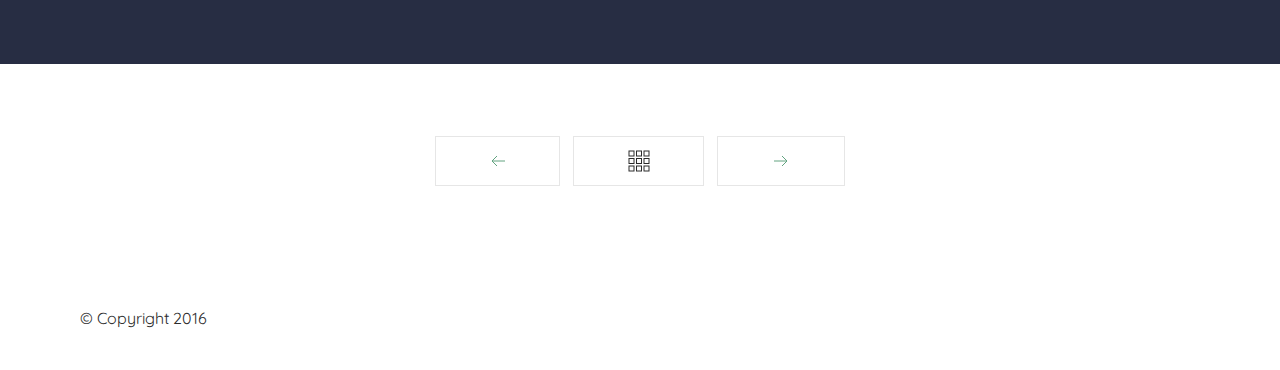
<file: daily-report.html>
<!DOCTYPE html>
<html lang="en" class="no-js">
<head>
<meta http-equiv="Content-Type" content="text/html; charset=utf-8" >
    <meta charset="utf-8" />
    <meta name="viewport" content="width=device-width" />
    <meta http-equiv="x-ua-compatible" content="ie=edge">
    <title>Daily Retailer Reporting</title>
 
    <link rel="stylesheet" href="style.css" media="screen" />
    
    <link href='https://fonts.googleapis.com/css?family=Righteous&subset=latin,latin-ext' rel='stylesheet' type='text/css'>
    <link href='https://fonts.googleapis.com/css?family=Quicksand:300,400,700' rel='stylesheet' type='text/css'>

     <script src="scripts/modernizr.js"></script>

</head>

<body>
    
    <a href="#cd-nav" class="cd-nav-trigger">Menu 
        <span class="cd-nav-icon"></span>

        <svg x="0px" y="0px" width="54px" height="54px" viewBox="0 0 54 54">
            <circle fill="transparent" stroke="#90D4C5" stroke-width="2" cx="27" cy="27" r="25" stroke-dasharray="157 157" stroke-dashoffset="157"></circle>
        </svg>
    </a>
        
    <div id="cd-nav" class="cd-nav">
        <div class="cd-navigation-wrapper">
            <div class="cd-half-block">


                <nav>
                    <ul class="cd-primary-nav">
                        <li><a href="index.html" class="selected">Showcase</a></li>
                        <li><a href="news.html">News</a></li>
                        <li><a href="profile.html">Profile</a></li>
                        <li><a href="#">Docs</a></li>
                        <li><a href="#">Contact</a></li>
                    </ul>
                </nav>
            </div><!-- .cd-half-block -->
            
            <div class="cd-half-block">
                <address>
                    <ul class="cd-contact-info">
                        <li><a href="mailto:creativechamps8@gmail.com">creativechamps8@gmail.com</a></li>
                        <li>+91-8698465693</li>
                    </ul>
                    <ul class="cd-contact-socials">
                        <li><a href="#0">Instagram</a></li>   
                        <li><a href="#0">Behance</a></li>   
                        <li><a href="#0">Dribbble</a></li>    
                    </ul>
                </address>
            </div> <!-- .cd-half-block -->
        </div> <!-- .cd-navigation-wrapper -->
    </div> <!-- .cd-nav -->

    <div class="site-container">

        <header class="site-header cf">
            <div class="site-title">
                <a class="logo" href="index.html">
                    <img src="img/logo.png" alt="Creative Champs Logo" width="100%" height="100%" />
                </a>
            </div>

            <div class="cf"></div>
        </header><!-- / .site-header -->

        <section class="site-content">

            <div class="page-desc">
                <h1>Daily Retailer Reporting</h1>
                <!-- <p><strong> JULY 2015</strong> ||| <strong>Skills:</strong> <i>Branding, Graphic Design, Website</i> ||| <strong>URL:</strong> <a href="#0"><i>Aristotheme</i></a></p> -->
                <p>Lorem ipsum dolor sit amet, consectetur adipiscing elit. Nunc in diam semper, pretium massa quis, pulvinar nibh. Nullam eget ipsum orci. Donec tincidunt eros vel urna tincidunt, quis ullamcorper magna tempus. Donec rutrum nunc ac lectus scelerisque finibus. Fusce ut ipsum vel tortor ultricies maximus. Sed lorem nulla, fermentum sit amet feugiat at, porttitor sed magna. Sed erat lectus, consequat vel arcu sit amet, congue rhoncus ex.</p>
            </div>
            
            <article class="project">

                <div class="project-assets">
                    <div class="image">
                        <div data-picture>
                            <div data-src="img/daily-report.jpg"></div>
                            <div data-src="img/daily-report.jpg" data-media="(-webkit-min-device-pixel-ratio: 2),(min--moz-device-pixel-ratio: 2),(-o-min-device-pixel-ratio: 2/1),(min-device-pixel-ratio: 2),(min-resolution: 192dpi),(min-resolution: 2dppx)"></div>
                            <!--[if (lt IE 9) & (!IEMobile)]>
                                <div data-src="img/item-1.jpg"></div>
                            <![endif]-->
                            <noscript>
                                <img src="img/item-1.jpg" alt="" />
                            </noscript>
                        </div>
                    </div>
                </div>         
            </article>
   
        <!--END .site-content-->
        </section>


 
        <nav role="navigation">
            <ul class="cd-pagination animated-buttons custom-icons">
                <li class="button"><a href="#0"><i>Prev</i></a></li>
                <li class="button-main"><a href="#0"><i>Portfolio</i></a></li>
                <li class="button"><a href="#0"><i>Next</i></a></li>

            </ul>
        </nav> <!-- cd-pagination-wrapper -->
 

         <footer class="site-footer cf">
            <p class="footer-text">© Copyright 2016 </p>
        </footer>


    <!--END .site-container-->
    </div>

    <script src="scripts/jquery-2.1.4.min.js"></script>
    <script src="scripts/jquery.fitvids.js"></script>
    <script src="scripts/jquery.imagesloaded.min.js"></script>
    <script src="scripts/main.js"></script>  
 

</body>
</html>
</file>
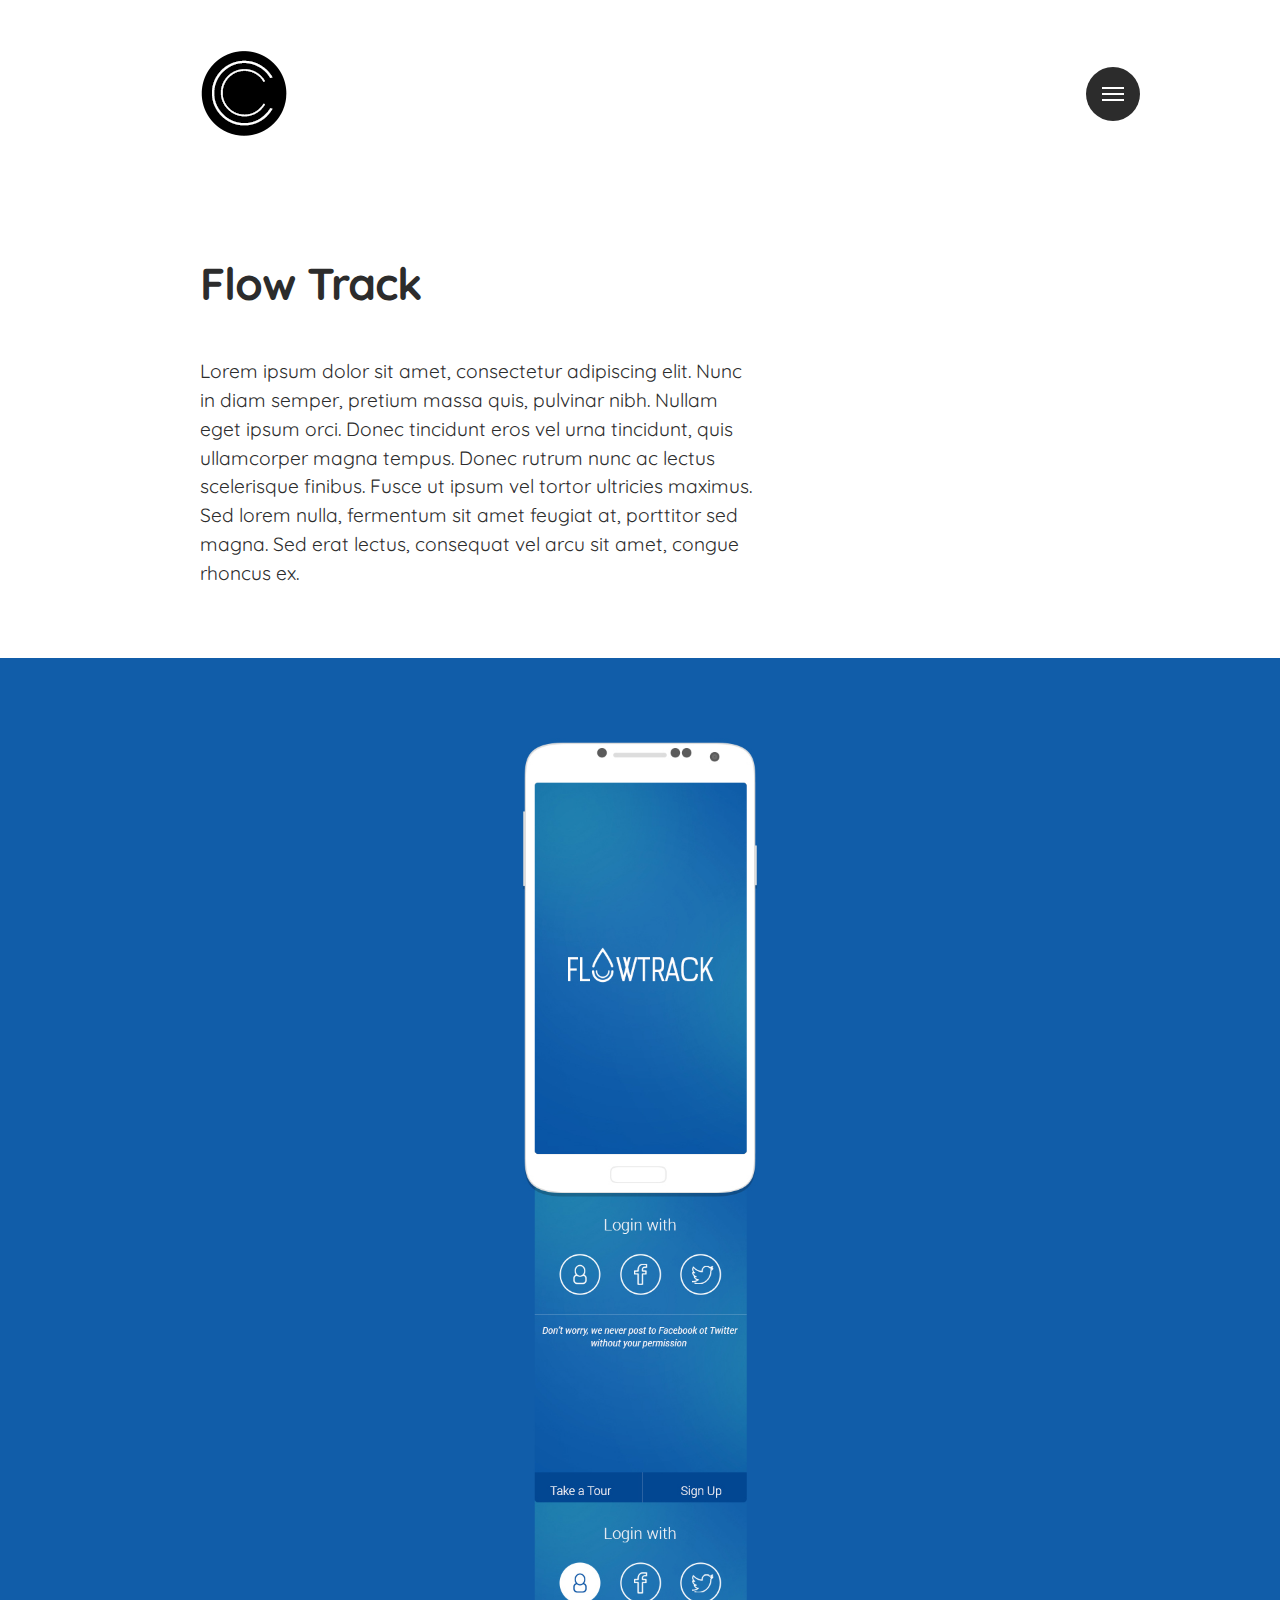
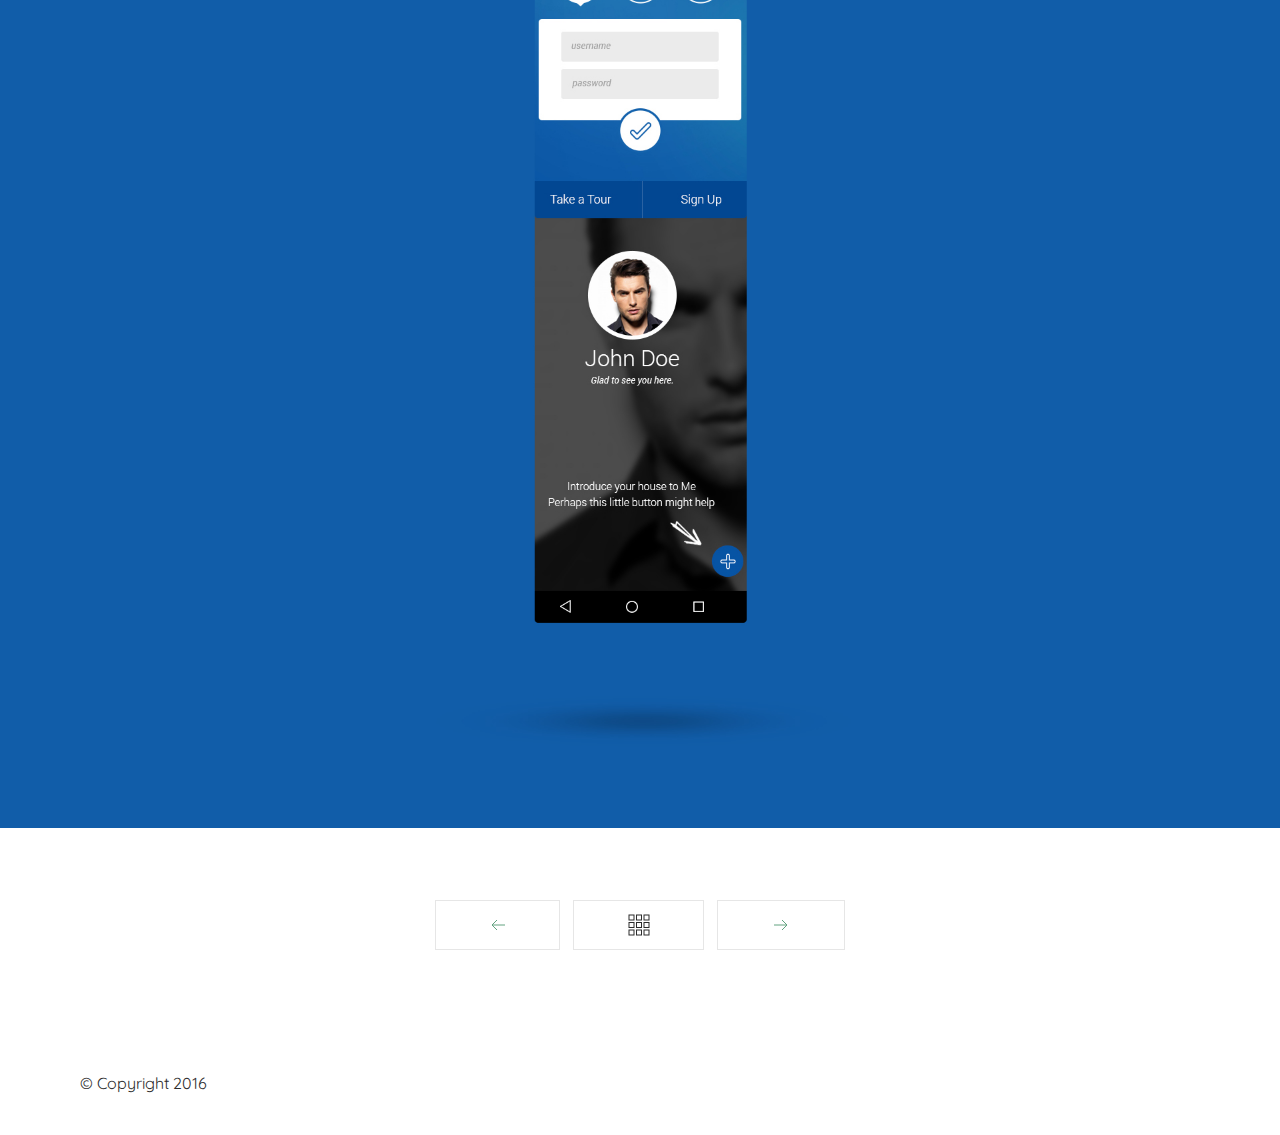
<file: flow-track.html>
<!DOCTYPE html>
<html lang="en" class="no-js">
<head>
<meta http-equiv="Content-Type" content="text/html; charset=utf-8" >
    <meta charset="utf-8" />
    <meta name="viewport" content="width=device-width" />
    <meta http-equiv="x-ua-compatible" content="ie=edge">
    <title>Flow Track</title>
 
    <link rel="stylesheet" href="style.css" media="screen" />
    
    <link href='https://fonts.googleapis.com/css?family=Righteous&subset=latin,latin-ext' rel='stylesheet' type='text/css'>
    <link href='https://fonts.googleapis.com/css?family=Quicksand:300,400,700' rel='stylesheet' type='text/css'>

     <script src="scripts/modernizr.js"></script>

</head>

<body>
    
    <a href="#cd-nav" class="cd-nav-trigger">Menu 
        <span class="cd-nav-icon"></span>

        <svg x="0px" y="0px" width="54px" height="54px" viewBox="0 0 54 54">
            <circle fill="transparent" stroke="#90D4C5" stroke-width="2" cx="27" cy="27" r="25" stroke-dasharray="157 157" stroke-dashoffset="157"></circle>
        </svg>
    </a>
        
    <div id="cd-nav" class="cd-nav">
        <div class="cd-navigation-wrapper">
            <div class="cd-half-block">


                <nav>
                    <ul class="cd-primary-nav">
                        <li><a href="index.html" class="selected">Showcase</a></li>
                        <li><a href="news.html">News</a></li>
                        <li><a href="profile.html">Profile</a></li>
                        <li><a href="#">Docs</a></li>
                        <li><a href="#">Contact</a></li>
                    </ul>
                </nav>
            </div><!-- .cd-half-block -->
            
            <div class="cd-half-block">
                <address>
                    <ul class="cd-contact-info">
                        <li><a href="mailto:creativechamps8@gmail.com">creativechamps8@gmail.com</a></li>
                        <li>+91-8698465693</li>
                    </ul>
                    <ul class="cd-contact-socials">
                        <li><a href="#0">Instagram</a></li>   
                        <li><a href="#0">Behance</a></li>   
                        <li><a href="#0">Dribbble</a></li>    
                    </ul>
                </address>
            </div> <!-- .cd-half-block -->
        </div> <!-- .cd-navigation-wrapper -->
    </div> <!-- .cd-nav -->

    <div class="site-container">

        <header class="site-header cf">
            <div class="site-title">
                <a class="logo" href="index.html">
                    <img src="img/logo.png" alt="Creative Champs Logo" width="100%" height="100%" />
                </a>
            </div>

            <div class="cf"></div>
        </header><!-- / .site-header -->

        <section class="site-content">

            <div class="page-desc">
                <h1>Flow Track</h1>
                <!-- <p><strong> JULY 2015</strong> ||| <strong>Skills:</strong> <i>Branding, Graphic Design, Website</i> ||| <strong>URL:</strong> <a href="#0"><i>Aristotheme</i></a></p> -->
                <p>Lorem ipsum dolor sit amet, consectetur adipiscing elit. Nunc in diam semper, pretium massa quis, pulvinar nibh. Nullam eget ipsum orci. Donec tincidunt eros vel urna tincidunt, quis ullamcorper magna tempus. Donec rutrum nunc ac lectus scelerisque finibus. Fusce ut ipsum vel tortor ultricies maximus. Sed lorem nulla, fermentum sit amet feugiat at, porttitor sed magna. Sed erat lectus, consequat vel arcu sit amet, congue rhoncus ex.</p>
            </div>
            
            <article class="project">

                <div class="project-assets">
                    <div class="image">
                        <div data-picture>
                            <div data-src="img/flow-track.jpg"></div>
                            <div data-src="img/flow-track.jpg" data-media="(-webkit-min-device-pixel-ratio: 2),(min--moz-device-pixel-ratio: 2),(-o-min-device-pixel-ratio: 2/1),(min-device-pixel-ratio: 2),(min-resolution: 192dpi),(min-resolution: 2dppx)"></div>
                            <!--[if (lt IE 9) & (!IEMobile)]>
                                <div data-src="img/item-1.jpg"></div>
                            <![endif]-->
                            <noscript>
                                <img src="img/item-1.jpg" alt="" />
                            </noscript>
                        </div>
                    </div>
                </div>         
            </article>
   
        <!--END .site-content-->
        </section>


 
        <nav role="navigation">
            <ul class="cd-pagination animated-buttons custom-icons">
                <li class="button"><a href="#0"><i>Prev</i></a></li>
                <li class="button-main"><a href="#0"><i>Portfolio</i></a></li>
                <li class="button"><a href="#0"><i>Next</i></a></li>

            </ul>
        </nav> <!-- cd-pagination-wrapper -->
 

         <footer class="site-footer cf">
            <p class="footer-text">© Copyright 2016 </p>
        </footer>


    <!--END .site-container-->
    </div>

    <script src="scripts/jquery-2.1.4.min.js"></script>
    <script src="scripts/jquery.fitvids.js"></script>
    <script src="scripts/jquery.imagesloaded.min.js"></script>
    <script src="scripts/main.js"></script>  
 

</body>
</html>
</file>
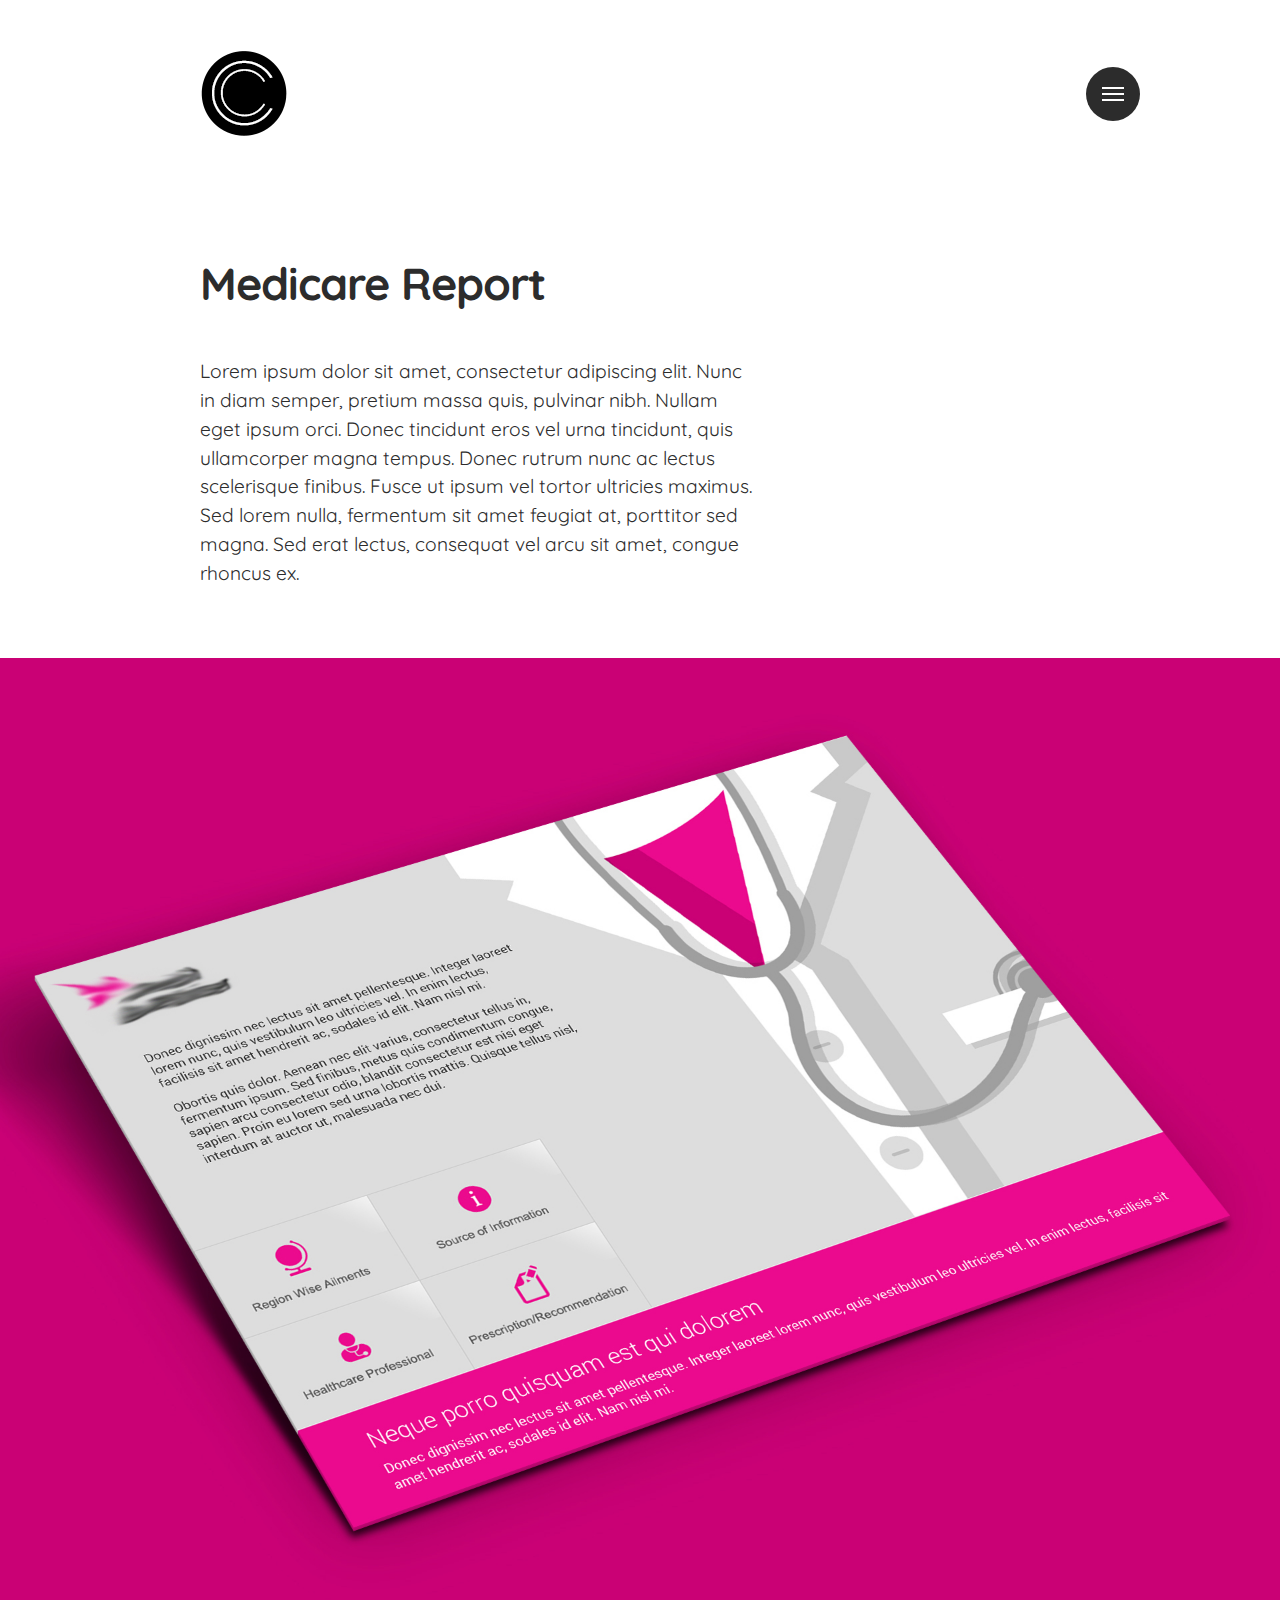
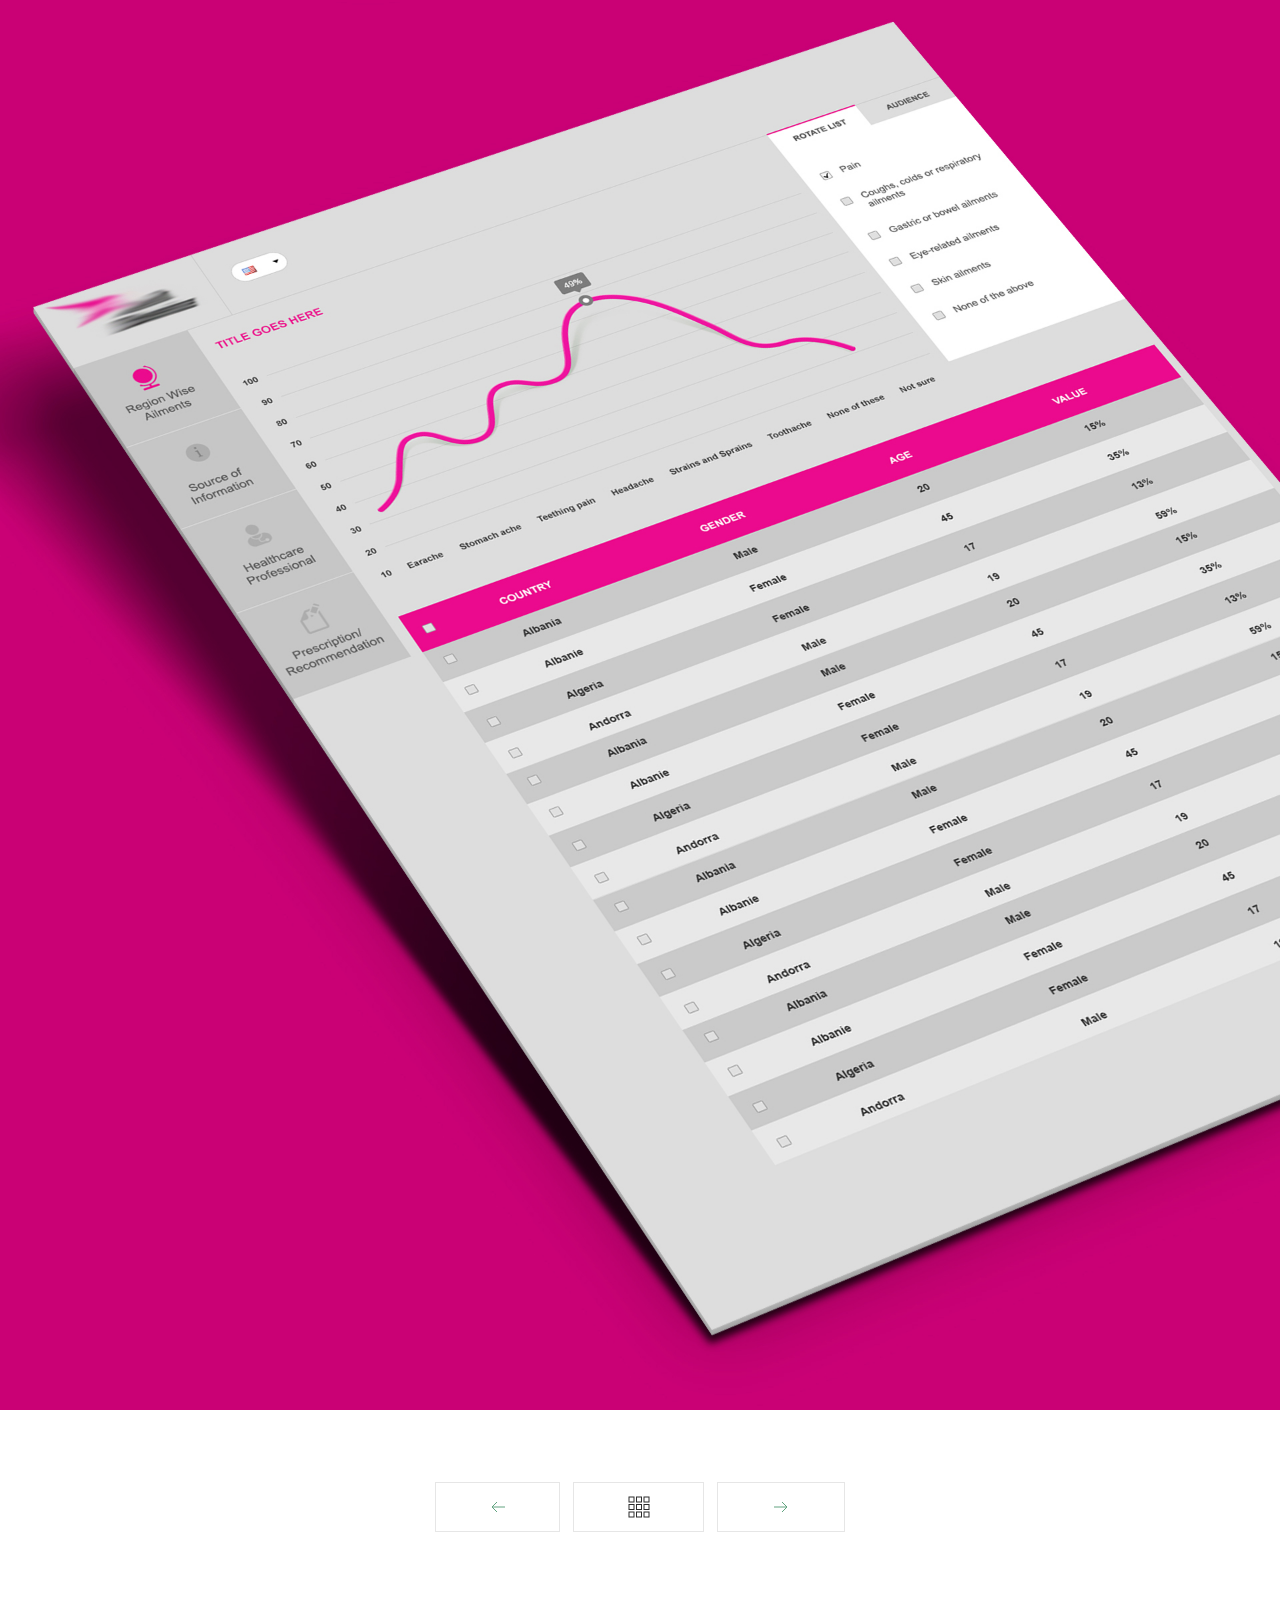
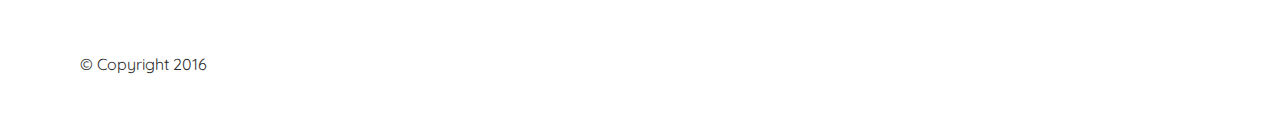
<file: medicare-report.html>
<!DOCTYPE html>
<html lang="en" class="no-js">
<head>
<meta http-equiv="Content-Type" content="text/html; charset=utf-8" >
    <meta charset="utf-8" />
    <meta name="viewport" content="width=device-width" />
    <meta http-equiv="x-ua-compatible" content="ie=edge">
    <title>Medicare Report</title>
 
    <link rel="stylesheet" href="style.css" media="screen" />
    
    <link href='https://fonts.googleapis.com/css?family=Righteous&subset=latin,latin-ext' rel='stylesheet' type='text/css'>
    <link href='https://fonts.googleapis.com/css?family=Quicksand:300,400,700' rel='stylesheet' type='text/css'>

     <script src="scripts/modernizr.js"></script>

</head>

<body>
    
    <a href="#cd-nav" class="cd-nav-trigger">Menu 
        <span class="cd-nav-icon"></span>

        <svg x="0px" y="0px" width="54px" height="54px" viewBox="0 0 54 54">
            <circle fill="transparent" stroke="#90D4C5" stroke-width="2" cx="27" cy="27" r="25" stroke-dasharray="157 157" stroke-dashoffset="157"></circle>
        </svg>
    </a>
        
    <div id="cd-nav" class="cd-nav">
        <div class="cd-navigation-wrapper">
            <div class="cd-half-block">


                <nav>
                    <ul class="cd-primary-nav">
                        <li><a href="index.html" class="selected">Showcase</a></li>
                        <li><a href="news.html">News</a></li>
                        <li><a href="profile.html">Profile</a></li>
                        <li><a href="#">Docs</a></li>
                        <li><a href="#">Contact</a></li>
                    </ul>
                </nav>
            </div><!-- .cd-half-block -->
            
            <div class="cd-half-block">
                <address>
                    <ul class="cd-contact-info">
                        <li><a href="mailto:creativechamps8@gmail.com">creativechamps8@gmail.com</a></li>
                        <li>+91-8698465693</li>
                    </ul>
                    <ul class="cd-contact-socials">
                        <li><a href="#0">Instagram</a></li>   
                        <li><a href="#0">Behance</a></li>   
                        <li><a href="#0">Dribbble</a></li>    
                    </ul>
                </address>
            </div> <!-- .cd-half-block -->
        </div> <!-- .cd-navigation-wrapper -->
    </div> <!-- .cd-nav -->

    <div class="site-container">

        <header class="site-header cf">
            <div class="site-title">
                <a class="logo" href="index.html">
                    <img src="img/logo.png" alt="Creative Champs Logo" width="100%" height="100%" />
                </a>
            </div>

            <div class="cf"></div>
        </header><!-- / .site-header -->

        <section class="site-content">

            <div class="page-desc">
                <h1>Medicare Report</h1>
                <!-- <p><strong> JULY 2015</strong> ||| <strong>Skills:</strong> <i>Branding, Graphic Design, Website</i> ||| <strong>URL:</strong> <a href="#0"><i>Aristotheme</i></a></p> -->
                <p>Lorem ipsum dolor sit amet, consectetur adipiscing elit. Nunc in diam semper, pretium massa quis, pulvinar nibh. Nullam eget ipsum orci. Donec tincidunt eros vel urna tincidunt, quis ullamcorper magna tempus. Donec rutrum nunc ac lectus scelerisque finibus. Fusce ut ipsum vel tortor ultricies maximus. Sed lorem nulla, fermentum sit amet feugiat at, porttitor sed magna. Sed erat lectus, consequat vel arcu sit amet, congue rhoncus ex.</p>
            </div>
            
            <article class="project">

                <div class="project-assets">
                    <div class="image">
                        <div data-picture>
                            <div data-src="img/medicare-report.jpg"></div>
                            <div data-src="img/medicare-report.jpg" data-media="(-webkit-min-device-pixel-ratio: 2),(min--moz-device-pixel-ratio: 2),(-o-min-device-pixel-ratio: 2/1),(min-device-pixel-ratio: 2),(min-resolution: 192dpi),(min-resolution: 2dppx)"></div>
                            <!--[if (lt IE 9) & (!IEMobile)]>
                                <div data-src="img/item-1.jpg"></div>
                            <![endif]-->
                            <noscript>
                                <img src="img/item-1.jpg" alt="" />
                            </noscript>
                        </div>
                    </div>
                </div>         
            </article>
   
        <!--END .site-content-->
        </section>


 
        <nav role="navigation">
            <ul class="cd-pagination animated-buttons custom-icons">
                <li class="button"><a href="#0"><i>Prev</i></a></li>
                <li class="button-main"><a href="#0"><i>Portfolio</i></a></li>
                <li class="button"><a href="#0"><i>Next</i></a></li>

            </ul>
        </nav> <!-- cd-pagination-wrapper -->
 

         <footer class="site-footer cf">
            <p class="footer-text">© Copyright 2016 </p>
        </footer>


    <!--END .site-container-->
    </div>

    <script src="scripts/jquery-2.1.4.min.js"></script>
    <script src="scripts/jquery.fitvids.js"></script>
    <script src="scripts/jquery.imagesloaded.min.js"></script>
    <script src="scripts/main.js"></script>  
 

</body>
</html>
</file>
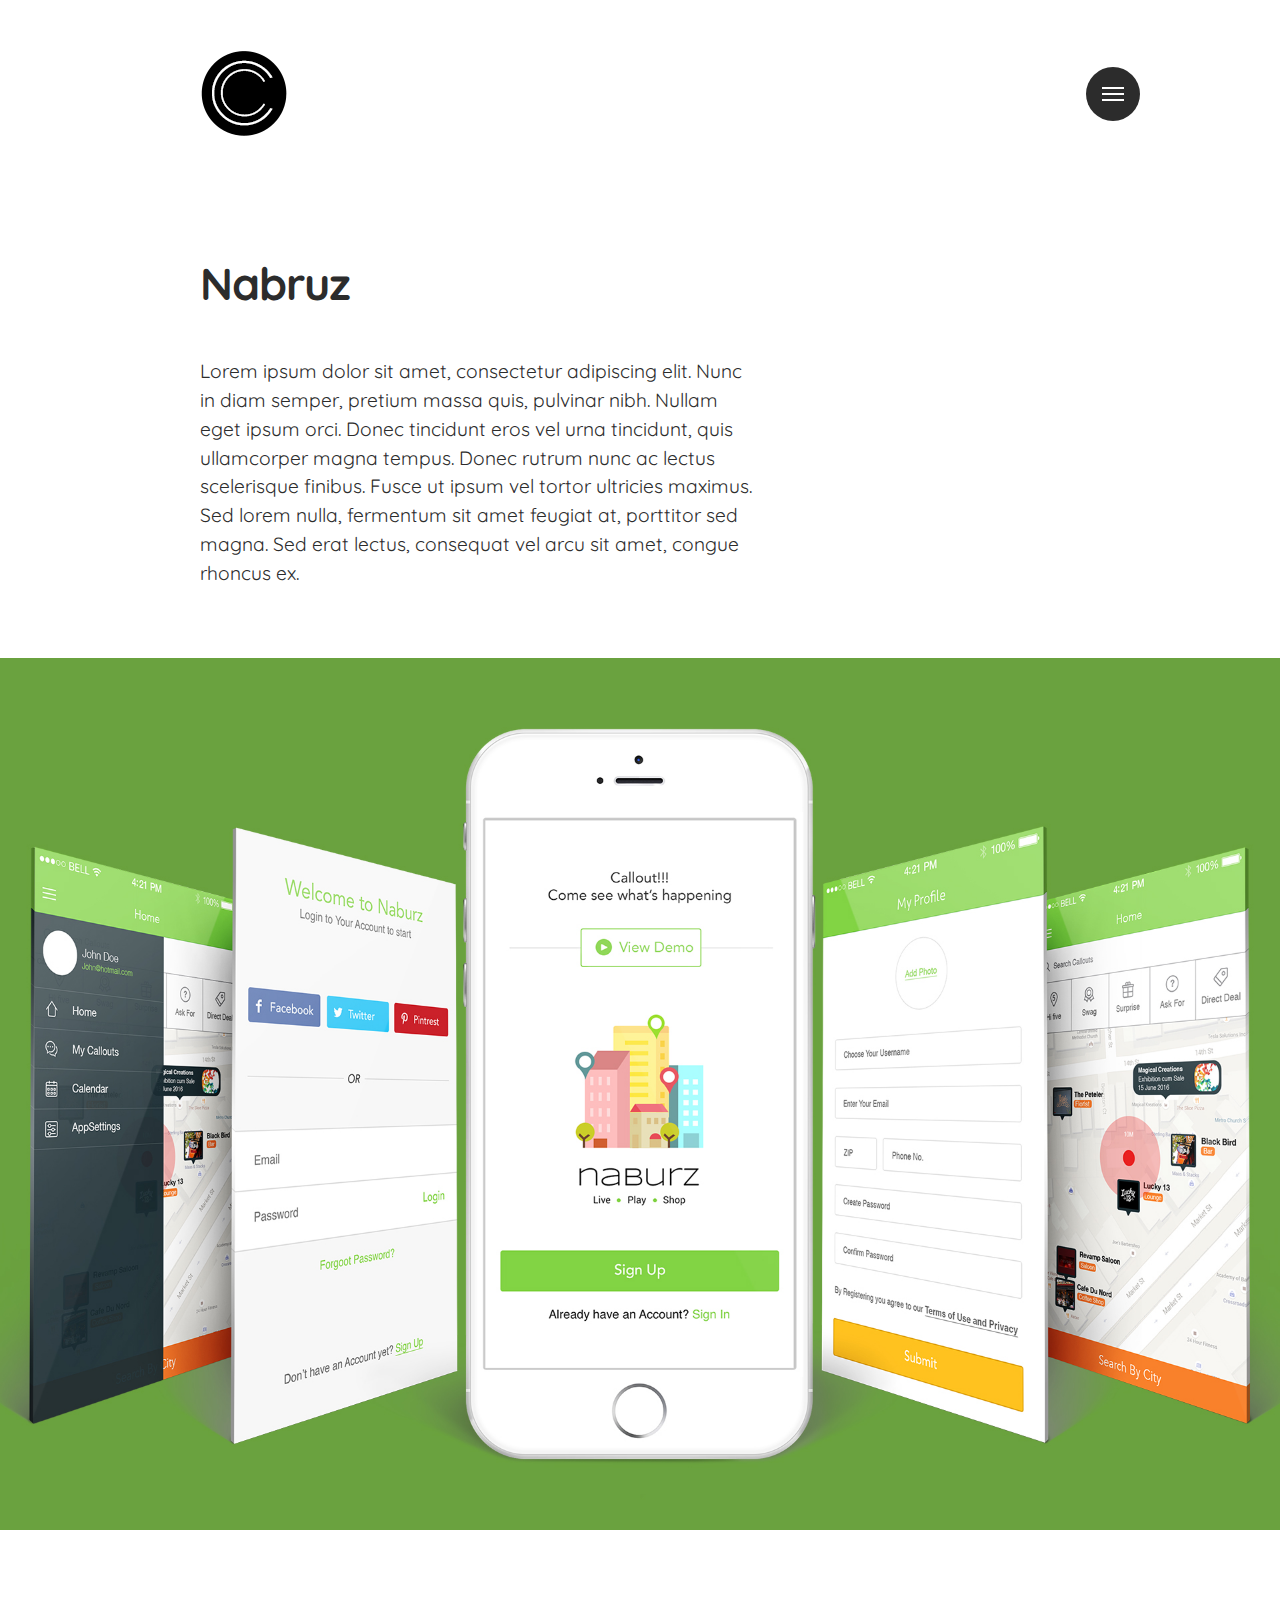
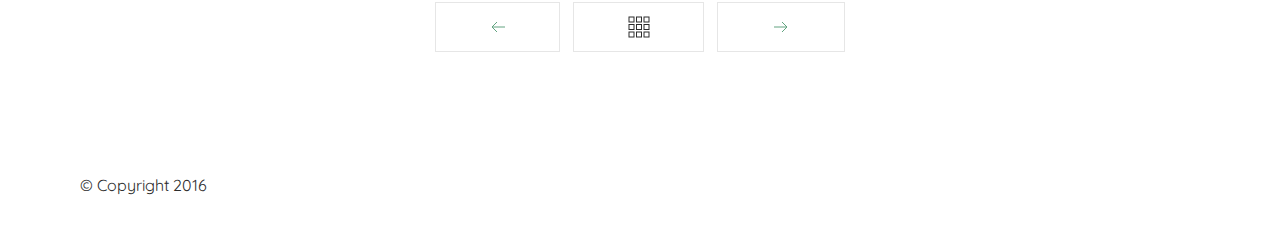
<file: nabruz.html>
<!DOCTYPE html>
<html lang="en" class="no-js">
<head>
<meta http-equiv="Content-Type" content="text/html; charset=utf-8" >
    <meta charset="utf-8" />
    <meta name="viewport" content="width=device-width" />
    <meta http-equiv="x-ua-compatible" content="ie=edge">
    <title>Nabruz</title>
 
    <link rel="stylesheet" href="style.css" media="screen" />
    
    <link href='https://fonts.googleapis.com/css?family=Righteous&subset=latin,latin-ext' rel='stylesheet' type='text/css'>
    <link href='https://fonts.googleapis.com/css?family=Quicksand:300,400,700' rel='stylesheet' type='text/css'>

     <script src="scripts/modernizr.js"></script>

</head>

<body>
    
    <a href="#cd-nav" class="cd-nav-trigger">Menu 
        <span class="cd-nav-icon"></span>

        <svg x="0px" y="0px" width="54px" height="54px" viewBox="0 0 54 54">
            <circle fill="transparent" stroke="#90D4C5" stroke-width="2" cx="27" cy="27" r="25" stroke-dasharray="157 157" stroke-dashoffset="157"></circle>
        </svg>
    </a>
        
    <div id="cd-nav" class="cd-nav">
        <div class="cd-navigation-wrapper">
            <div class="cd-half-block">


                <nav>
                    <ul class="cd-primary-nav">
                        <li><a href="index.html" class="selected">Showcase</a></li>
                        <li><a href="news.html">News</a></li>
                        <li><a href="profile.html">Profile</a></li>
                        <li><a href="#">Docs</a></li>
                        <li><a href="#">Contact</a></li>
                    </ul>
                </nav>
            </div><!-- .cd-half-block -->
            
            <div class="cd-half-block">
                <address>
                    <ul class="cd-contact-info">
                        <li><a href="mailto:creativechamps8@gmail.com">creativechamps8@gmail.com</a></li>
                        <li>+91-8698465693</li>
                    </ul>
                    <ul class="cd-contact-socials">
                        <li><a href="#0">Instagram</a></li>   
                        <li><a href="#0">Behance</a></li>   
                        <li><a href="#0">Dribbble</a></li>    
                    </ul>
                </address>
            </div> <!-- .cd-half-block -->
        </div> <!-- .cd-navigation-wrapper -->
    </div> <!-- .cd-nav -->

    <div class="site-container">

        <header class="site-header cf">
            <div class="site-title">
                <a class="logo" href="index.html">
                    <img src="img/logo.png" alt="Creative Champs Logo" width="100%" height="100%" />
                </a>
            </div>

            <div class="cf"></div>
        </header><!-- / .site-header -->

        <section class="site-content">

            <div class="page-desc">
                <h1>Nabruz</h1>
                <!-- <p><strong> JULY 2015</strong> ||| <strong>Skills:</strong> <i>Branding, Graphic Design, Website</i> ||| <strong>URL:</strong> <a href="#0"><i>Aristotheme</i></a></p> -->
                <p>Lorem ipsum dolor sit amet, consectetur adipiscing elit. Nunc in diam semper, pretium massa quis, pulvinar nibh. Nullam eget ipsum orci. Donec tincidunt eros vel urna tincidunt, quis ullamcorper magna tempus. Donec rutrum nunc ac lectus scelerisque finibus. Fusce ut ipsum vel tortor ultricies maximus. Sed lorem nulla, fermentum sit amet feugiat at, porttitor sed magna. Sed erat lectus, consequat vel arcu sit amet, congue rhoncus ex.</p>
            </div>
            
            <article class="project">

                <div class="project-assets">
                    <div class="image">
                        <div data-picture>
                            <div data-src="img/nabruz.jpg"></div>
                            <div data-src="img/nabruz.jpg" data-media="(-webkit-min-device-pixel-ratio: 2),(min--moz-device-pixel-ratio: 2),(-o-min-device-pixel-ratio: 2/1),(min-device-pixel-ratio: 2),(min-resolution: 192dpi),(min-resolution: 2dppx)"></div>
                            <!--[if (lt IE 9) & (!IEMobile)]>
                                <div data-src="img/item-1.jpg"></div>
                            <![endif]-->
                            <noscript>
                                <img src="img/item-1.jpg" alt="" />
                            </noscript>
                        </div>
                    </div>
                </div>         
            </article>
   
        <!--END .site-content-->
        </section>


 
        <nav role="navigation">
            <ul class="cd-pagination animated-buttons custom-icons">
                <li class="button"><a href="#0"><i>Prev</i></a></li>
                <li class="button-main"><a href="#0"><i>Portfolio</i></a></li>
                <li class="button"><a href="#0"><i>Next</i></a></li>

            </ul>
        </nav> <!-- cd-pagination-wrapper -->
 

         <footer class="site-footer cf">
            <p class="footer-text">© Copyright 2016 </p>
        </footer>


    <!--END .site-container-->
    </div>

    <script src="scripts/jquery-2.1.4.min.js"></script>
    <script src="scripts/jquery.fitvids.js"></script>
    <script src="scripts/jquery.imagesloaded.min.js"></script>
    <script src="scripts/main.js"></script>  
 

</body>
</html>
</file>
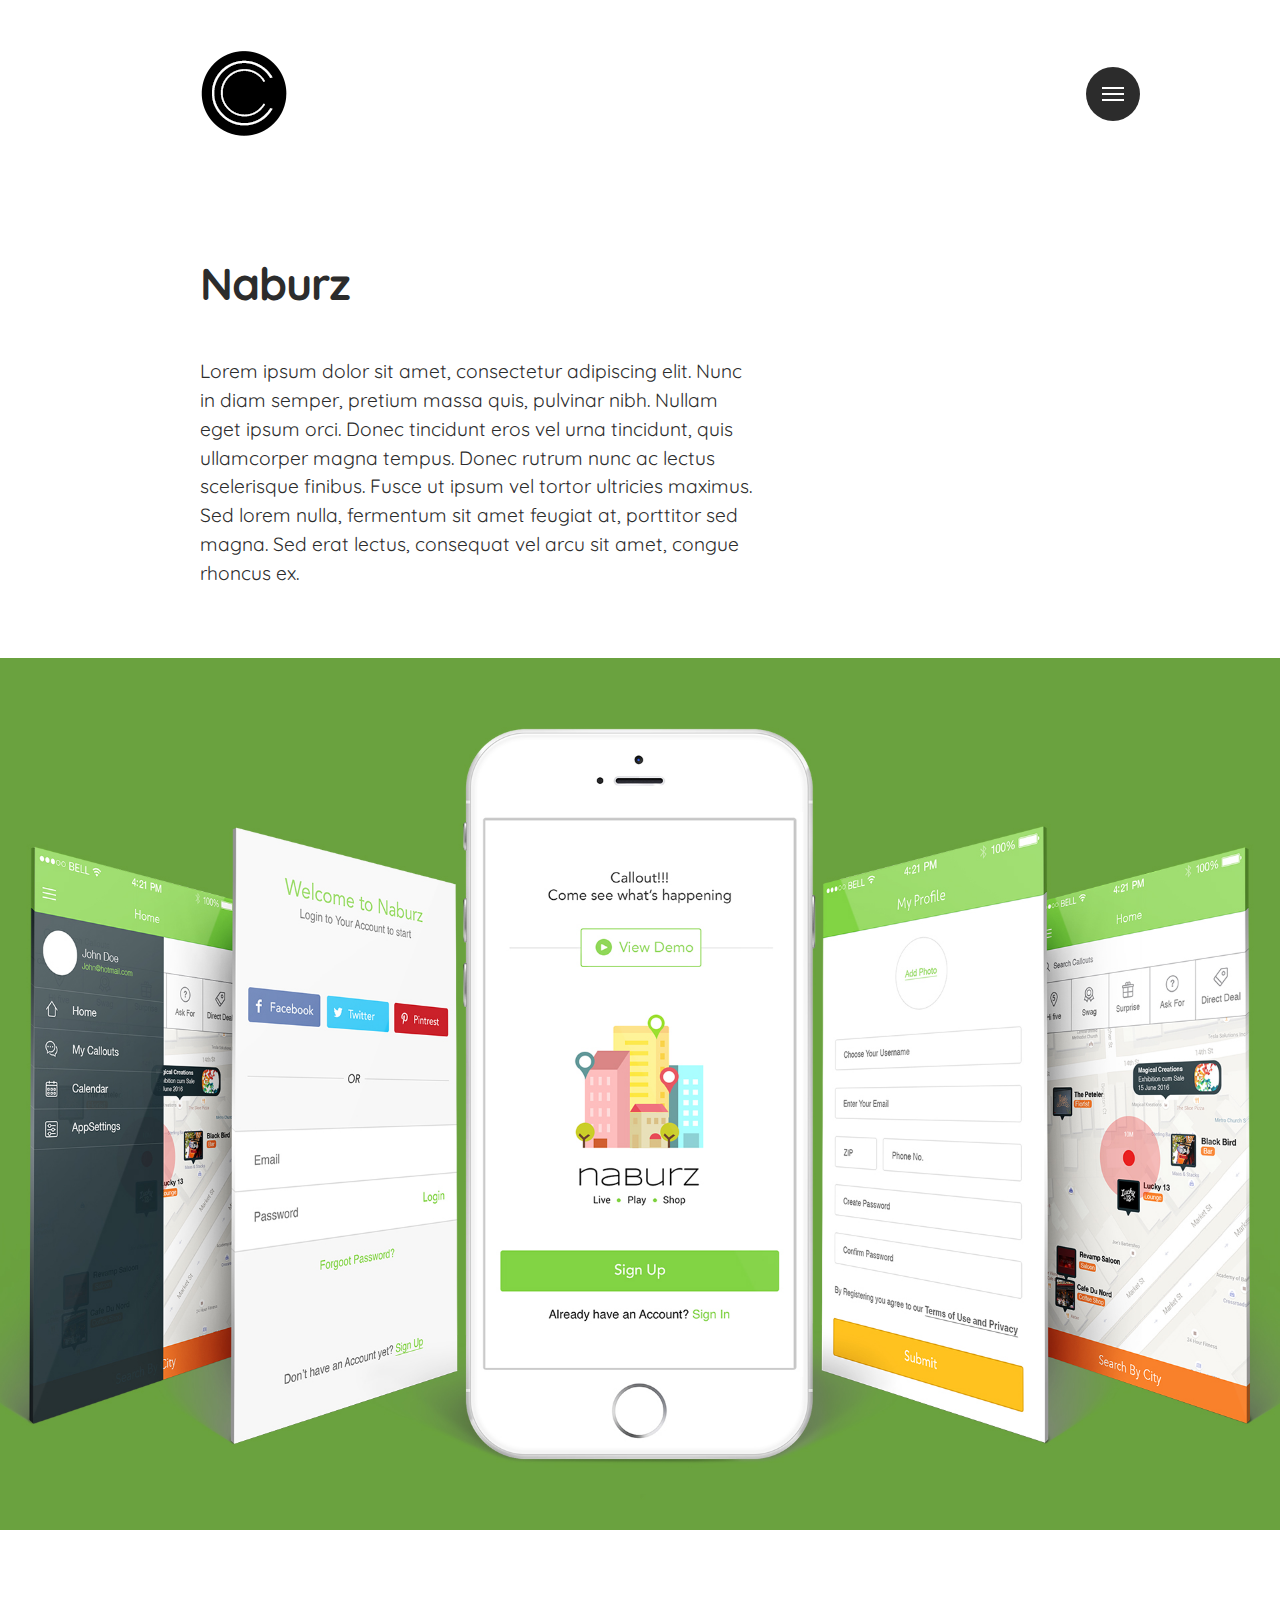
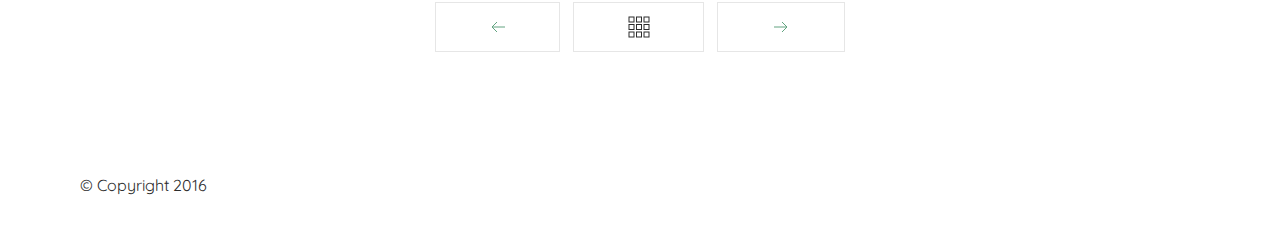
<file: naburz.html>
<!DOCTYPE html>
<html lang="en" class="no-js">
<head>
<meta http-equiv="Content-Type" content="text/html; charset=utf-8" >
    <meta charset="utf-8" />
    <meta name="viewport" content="width=device-width" />
    <meta http-equiv="x-ua-compatible" content="ie=edge">
    <title>Naburz</title>
 
    <link rel="stylesheet" href="style.css" media="screen" />
    
    <link href='https://fonts.googleapis.com/css?family=Righteous&subset=latin,latin-ext' rel='stylesheet' type='text/css'>
    <link href='https://fonts.googleapis.com/css?family=Quicksand:300,400,700' rel='stylesheet' type='text/css'>

     <script src="scripts/modernizr.js"></script>

</head>

<body>
    
    <a href="#cd-nav" class="cd-nav-trigger">Menu 
        <span class="cd-nav-icon"></span>

        <svg x="0px" y="0px" width="54px" height="54px" viewBox="0 0 54 54">
            <circle fill="transparent" stroke="#90D4C5" stroke-width="2" cx="27" cy="27" r="25" stroke-dasharray="157 157" stroke-dashoffset="157"></circle>
        </svg>
    </a>
        
    <div id="cd-nav" class="cd-nav">
        <div class="cd-navigation-wrapper">
            <div class="cd-half-block">


                <nav>
                    <ul class="cd-primary-nav">
                        <li><a href="index.html" class="selected">Showcase</a></li>
                        <li><a href="news.html">News</a></li>
                        <li><a href="profile.html">Profile</a></li>
                        <li><a href="#">Docs</a></li>
                        <li><a href="#">Contact</a></li>
                    </ul>
                </nav>
            </div><!-- .cd-half-block -->
            
            <div class="cd-half-block">
                <address>
                    <ul class="cd-contact-info">
                        <li><a href="mailto:creativechamps8@gmail.com">creativechamps8@gmail.com</a></li>
                        <li>+91-8698465693</li>
                    </ul>
                    <ul class="cd-contact-socials">
                        <li><a href="#0">Instagram</a></li>   
                        <li><a href="#0">Behance</a></li>   
                        <li><a href="#0">Dribbble</a></li>    
                    </ul>
                </address>
            </div> <!-- .cd-half-block -->
        </div> <!-- .cd-navigation-wrapper -->
    </div> <!-- .cd-nav -->

    <div class="site-container">

        <header class="site-header cf">
            <div class="site-title">
                <a class="logo" href="index.html">
                    <img src="img/logo.png" alt="Creative Champs Logo" width="100%" height="100%" />
                </a>
            </div>

            <div class="cf"></div>
        </header><!-- / .site-header -->

        <section class="site-content">

            <div class="page-desc">
                <h1>Naburz</h1>
                <!-- <p><strong> JULY 2015</strong> ||| <strong>Skills:</strong> <i>Branding, Graphic Design, Website</i> ||| <strong>URL:</strong> <a href="#0"><i>Aristotheme</i></a></p> -->
                <p>Lorem ipsum dolor sit amet, consectetur adipiscing elit. Nunc in diam semper, pretium massa quis, pulvinar nibh. Nullam eget ipsum orci. Donec tincidunt eros vel urna tincidunt, quis ullamcorper magna tempus. Donec rutrum nunc ac lectus scelerisque finibus. Fusce ut ipsum vel tortor ultricies maximus. Sed lorem nulla, fermentum sit amet feugiat at, porttitor sed magna. Sed erat lectus, consequat vel arcu sit amet, congue rhoncus ex.</p>
            </div>
            
            <article class="project">

                <div class="project-assets">
                    <div class="image">
                        <div data-picture>
                            <div data-src="img/nabruz.jpg"></div>
                            <div data-src="img/nabruz.jpg" data-media="(-webkit-min-device-pixel-ratio: 2),(min--moz-device-pixel-ratio: 2),(-o-min-device-pixel-ratio: 2/1),(min-device-pixel-ratio: 2),(min-resolution: 192dpi),(min-resolution: 2dppx)"></div>
                            <!--[if (lt IE 9) & (!IEMobile)]>
                                <div data-src="img/item-1.jpg"></div>
                            <![endif]-->
                            <noscript>
                                <img src="img/item-1.jpg" alt="" />
                            </noscript>
                        </div>
                    </div>
                </div>         
            </article>
   
        <!--END .site-content-->
        </section>


 
        <nav role="navigation">
            <ul class="cd-pagination animated-buttons custom-icons">
                <li class="button"><a href="#0"><i>Prev</i></a></li>
                <li class="button-main"><a href="#0"><i>Portfolio</i></a></li>
                <li class="button"><a href="#0"><i>Next</i></a></li>

            </ul>
        </nav> <!-- cd-pagination-wrapper -->
 

         <footer class="site-footer cf">
            <p class="footer-text">© Copyright 2016 </p>
        </footer>


    <!--END .site-container-->
    </div>

    <script src="scripts/jquery-2.1.4.min.js"></script>
    <script src="scripts/jquery.fitvids.js"></script>
    <script src="scripts/jquery.imagesloaded.min.js"></script>
    <script src="scripts/main.js"></script>  
 

</body>
</html>
</file>
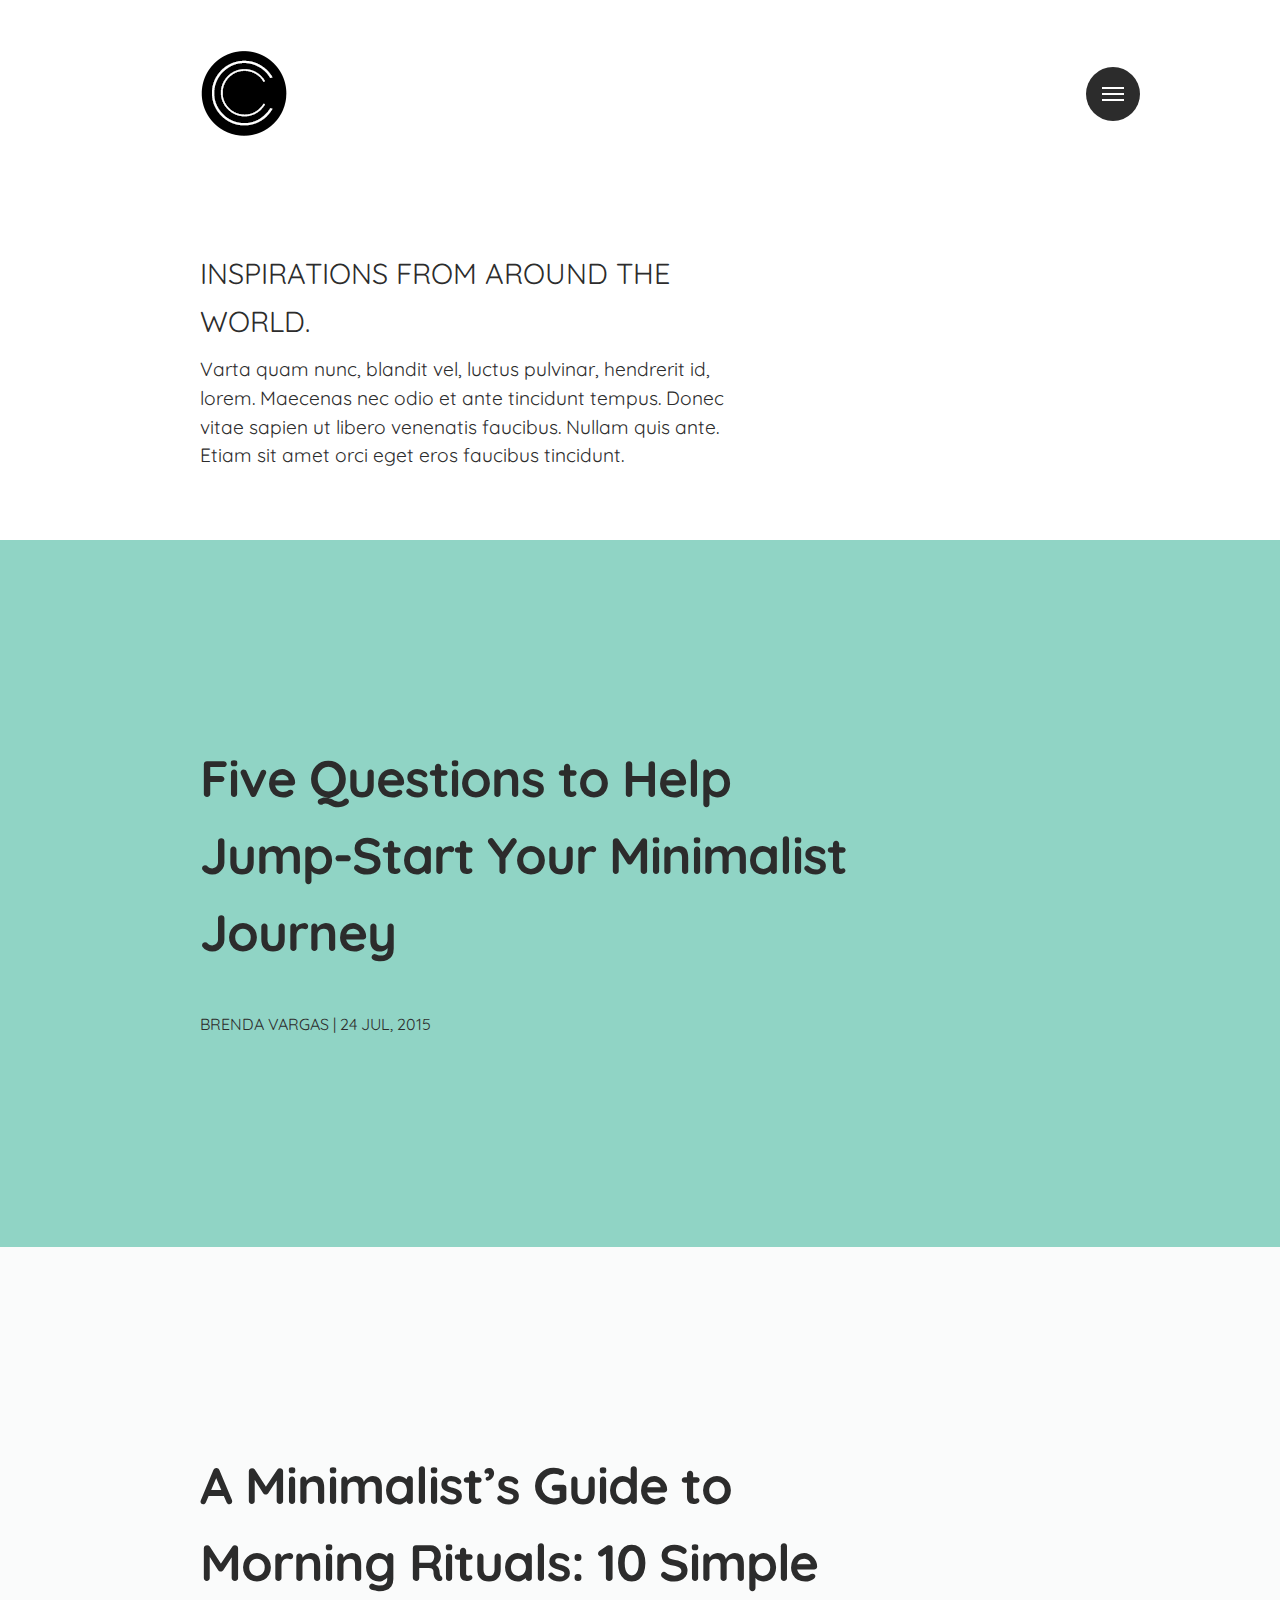
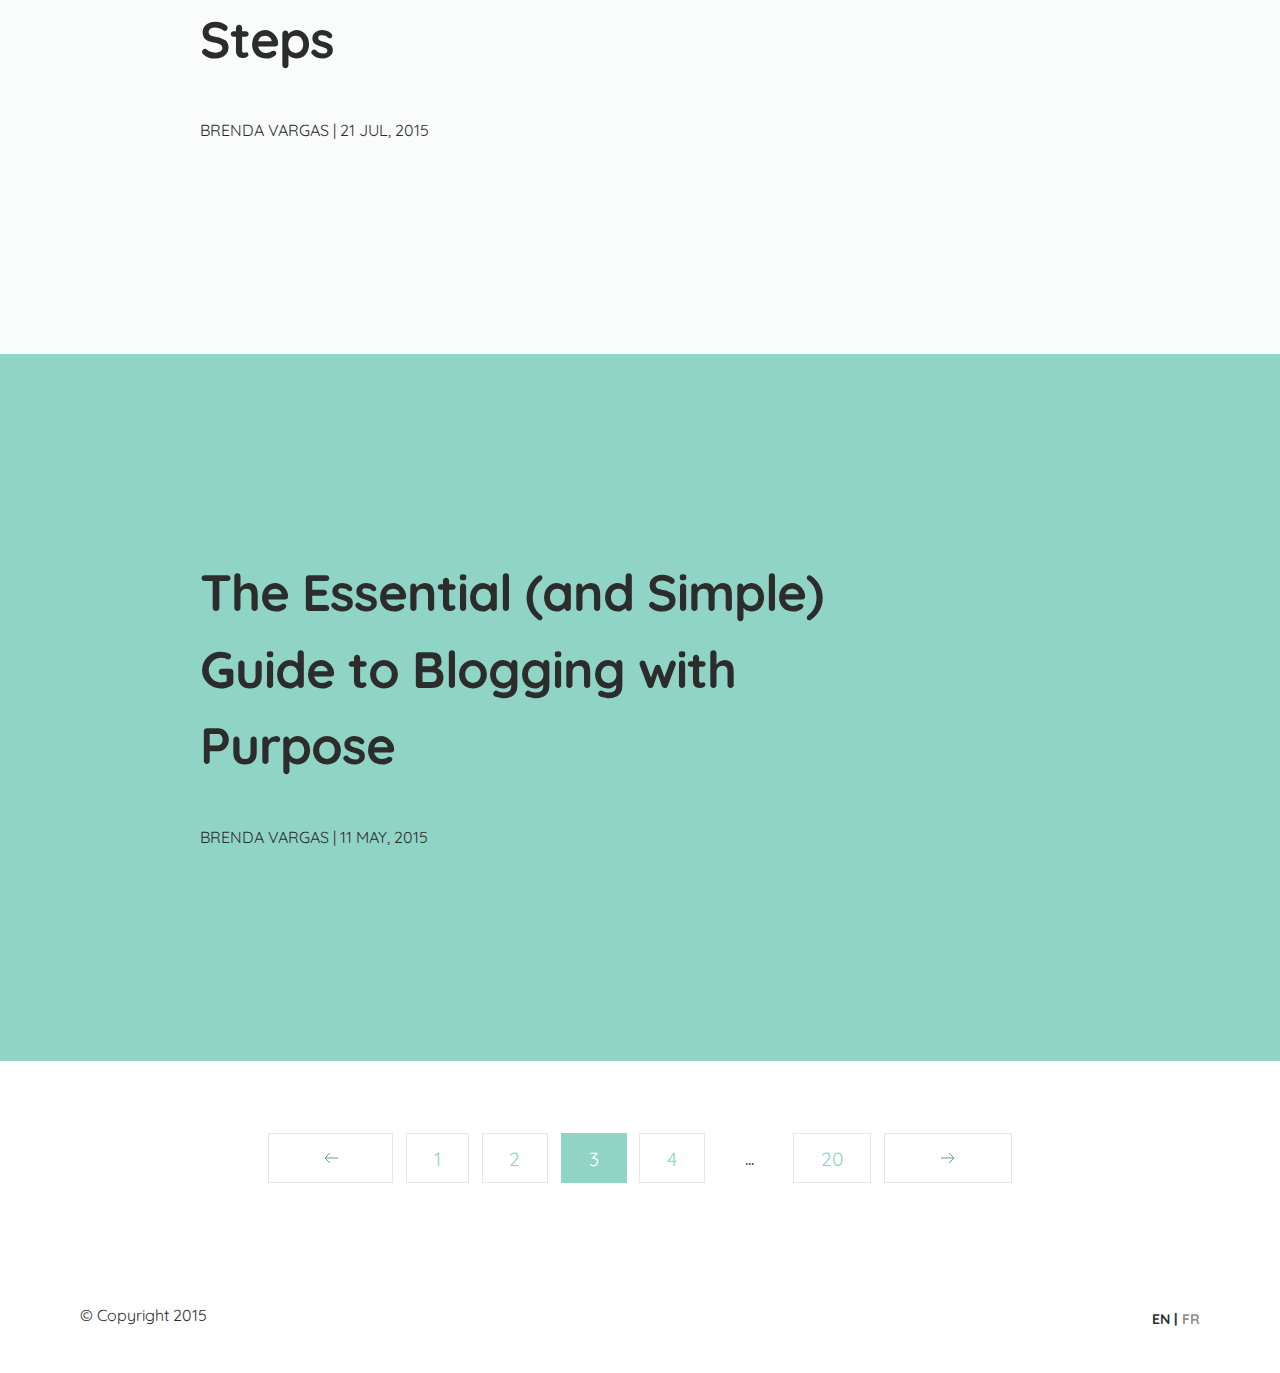
<file: news.html>
<!DOCTYPE html>
<html lang="en" class="no-js">
<head>
<meta http-equiv="Content-Type" content="text/html; charset=utf-8" >
    <meta charset="utf-8" />
    <meta name="viewport" content="width=device-width" />
    <meta http-equiv="x-ua-compatible" content="ie=edge">
    <title>News</title>
 
    <link rel="stylesheet" href="style.css" media="screen" />
   

    <link href='https://fonts.googleapis.com/css?family=Righteous&subset=latin,latin-ext' rel='stylesheet' type='text/css'>
    <link href='https://fonts.googleapis.com/css?family=Quicksand:300,400,700' rel='stylesheet' type='text/css'>

     <script src="scripts/modernizr.js"></script>

</head>

<body>
    
    <a href="#cd-nav" class="cd-nav-trigger">Menu 
        <span class="cd-nav-icon"></span>

        <svg x="0px" y="0px" width="54px" height="54px" viewBox="0 0 54 54">
            <circle fill="transparent" stroke="#90D4C5" stroke-width="2" cx="27" cy="27" r="25" stroke-dasharray="157 157" stroke-dashoffset="157"></circle>
        </svg>
    </a>
        
    <div id="cd-nav" class="cd-nav">
        <div class="cd-navigation-wrapper">
            <div class="cd-half-block">


                <nav>
                    <ul class="cd-primary-nav">
                        <li><a href="index.html" class="selected">Showcase</a></li>
                        <li><a href="news.html">News</a></li>
                        <li><a href="profile.html">Profile</a></li>
                        <li><a href="#">Docs</a></li>
                        <li><a href="#">Contact</a></li>
                    </ul>
                </nav>
            </div><!-- .cd-half-block -->
            
            <div class="cd-half-block">
                <address>
                    <ul class="cd-contact-info">
                        <li><a href="mailto:creativechamps8@gmail.com">creativechamps8@gmail.com</a></li>
                        <li>+91-8698465693</li>
                    </ul>
                    <ul class="cd-contact-socials">
                        <li><a href="#0">Instagram</a></li>   
                        <li><a href="#0">Behance</a></li>   
                        <li><a href="#0">Dribbble</a></li>    
                    </ul>
                </address>
            </div> <!-- .cd-half-block -->
        </div> <!-- .cd-navigation-wrapper -->
    </div> <!-- .cd-nav -->

    <div class="site-container">

        <header class="site-header cf">
            <div class="site-title">
                <a class="logo" href="index.html">
                    <img src="img/logo.png" alt="Creative Champs Logo" width="100%" height="100%" />
                </a>
            </div>

            <div class="cf"></div>

        </header><!-- / .site-header -->

        <section class="site-content">

            <div class="page-desc">
                <h4>Inspirations from around the world.</h4>
                <p>Varta quam nunc, blandit vel, luctus pulvinar, hendrerit id, lorem. Maecenas nec odio et ante tincidunt tempus. Donec vitae sapien ut libero venenatis faucibus. Nullam quis ante. Etiam sit amet orci eget eros faucibus tincidunt.</p>
            </div>
            
            <article class="news">


                <div class="blog_item full grey_bg ">
                    <a class="full_link" href="news-item.html"></a>
                    <div class="abs_bg" style="background-image: url('img/news-3.jpg')"></div>
                    <div class="blog_item_inner">
                        <h1>Five Questions to Help Jump-Start Your Minimalist Journey</h1>
                        <h5 class="date">Brenda Vargas | 24 Jul, 2015</h5>
                    </div>
                </div>
                <div class="blog_item full">
                    <a class="full_link" href="news-item.html"></a>
                    <div class="abs_bg" style="background-image: url('img/news-2.jpg')"></div>
                    <div class="blog_item_inner">
                        <h1>A Minimalist’s Guide to Morning Rituals: 10 Simple Steps</h1>
                        <h5 class="date">Brenda Vargas | 21 Jul, 2015</h5>
                    </div>
                </div>
                <div class="blog_item full grey_bg">
                    <a class="full_link" href="news-item.html"></a>
                    <div class="abs_bg" style="background-image: url('img/news-1.jpg')"></div>
                    <div class="blog_item_inner">
                        <h1>The Essential (and Simple) Guide to Blogging with Purpose</h1>
                        <h5 class="date">Brenda Vargas | 11 May, 2015</h5>
                    </div>
                </div>
       
            </article>
   
        <!--END .site-content-->
        </section>
 
        <nav role="navigation">
            <ul class="cd-pagination animated-buttons custom-icons">
                <li class="button"><a href="#0"><i>Prev</i></a></li>
                <li><a href="#0">1</a></li>
                <li><a href="#0">2</a></li>
                <li><a class="current" href="#0">3</a></li>
                <li><a href="#0">4</a></li>
                <li><span>...</span></li>
                <li><a href="#0">20</a></li>
                <li class="button"><a href="#0"><i>Next</i></a></li>
            </ul>
        </nav> <!-- cd-pagination-wrapper -->
 

         <footer class="site-footer cf">
            <p class="footer-text">© Copyright 2015 </p>
            <nav class="languages" role="navigation">
              <ul>
             
                <li class="active"><a href="#">EN |</a></li>
                <li><a href="#">FR</a></li>
             
              </ul>
            </nav> 
        </footer>


    <!--END .site-container-->
    </div>

    <script src="scripts/jquery-2.1.4.min.js"></script>
    <script src="scripts/jquery.fitvids.js"></script>
    <script src="scripts/jquery.imagesloaded.min.js"></script>
    <script src="scripts/main.js"></script>  
 

</body>
</html>
</file>
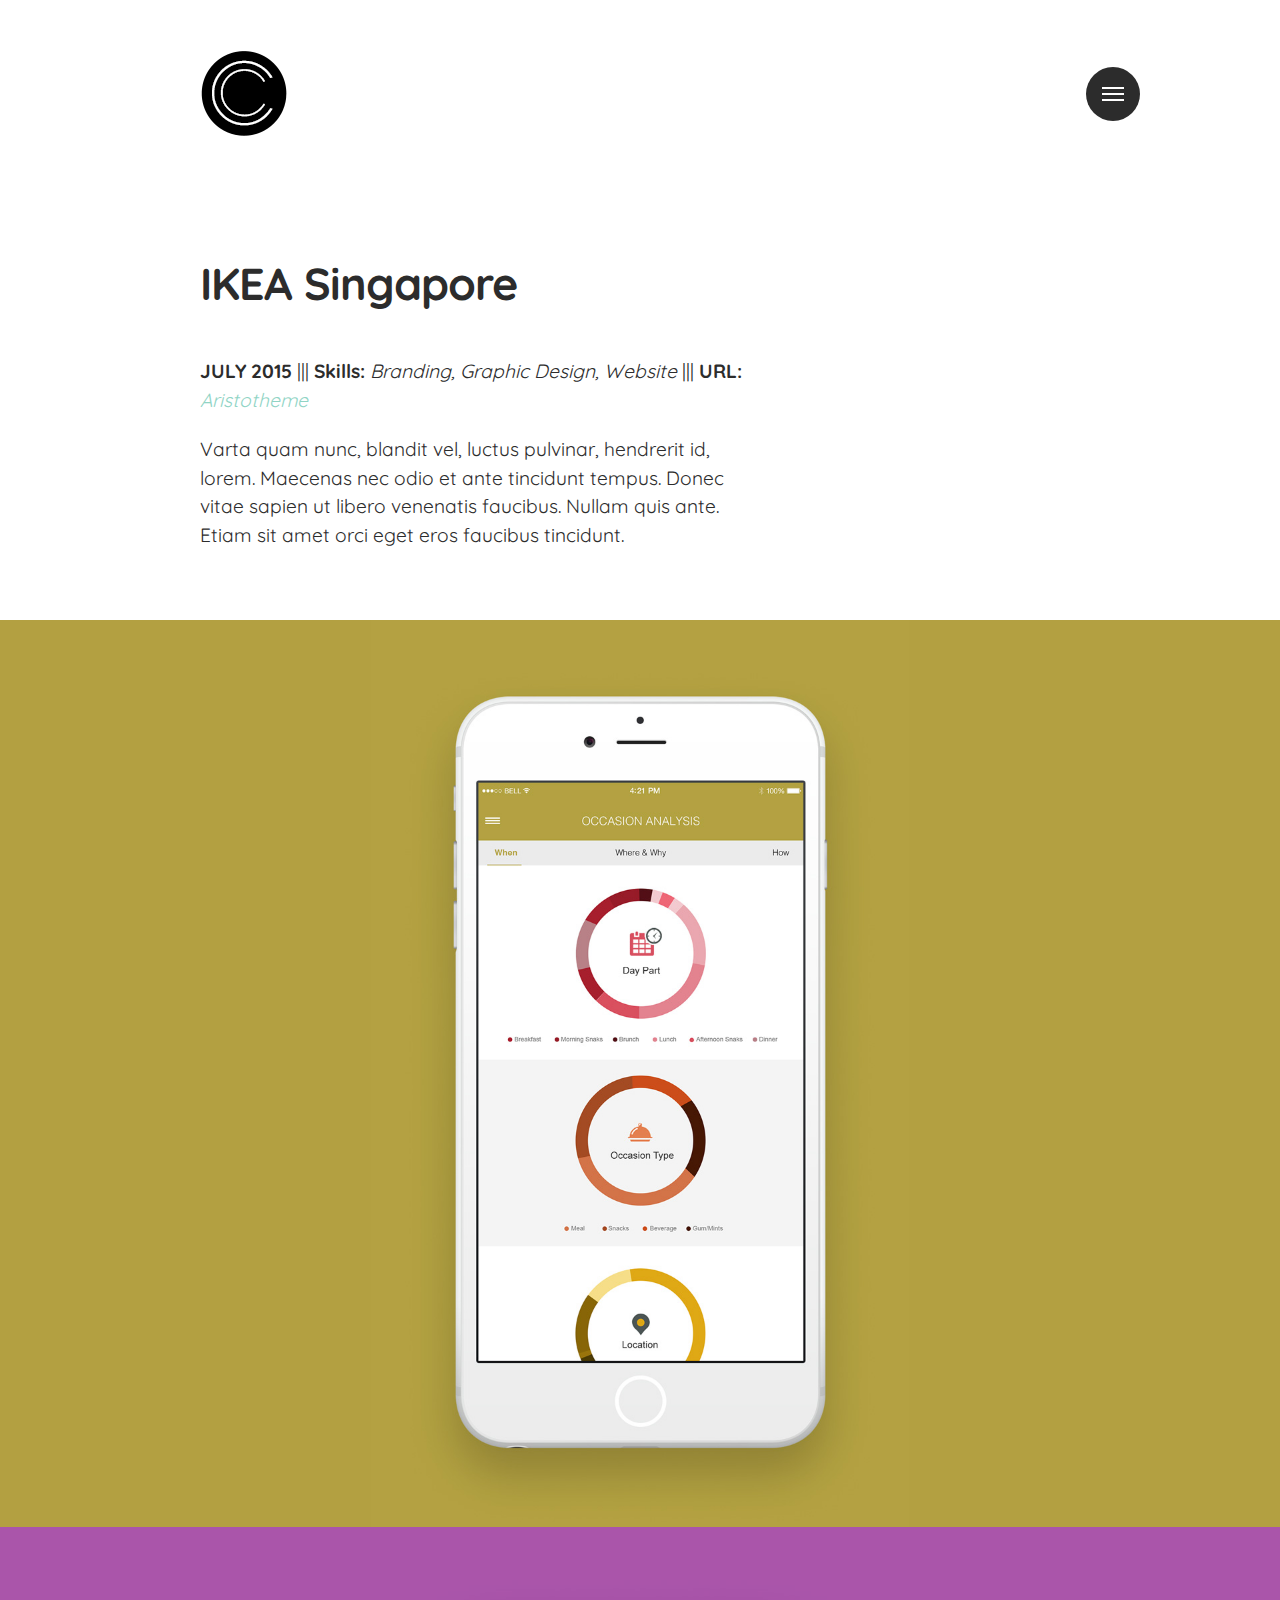
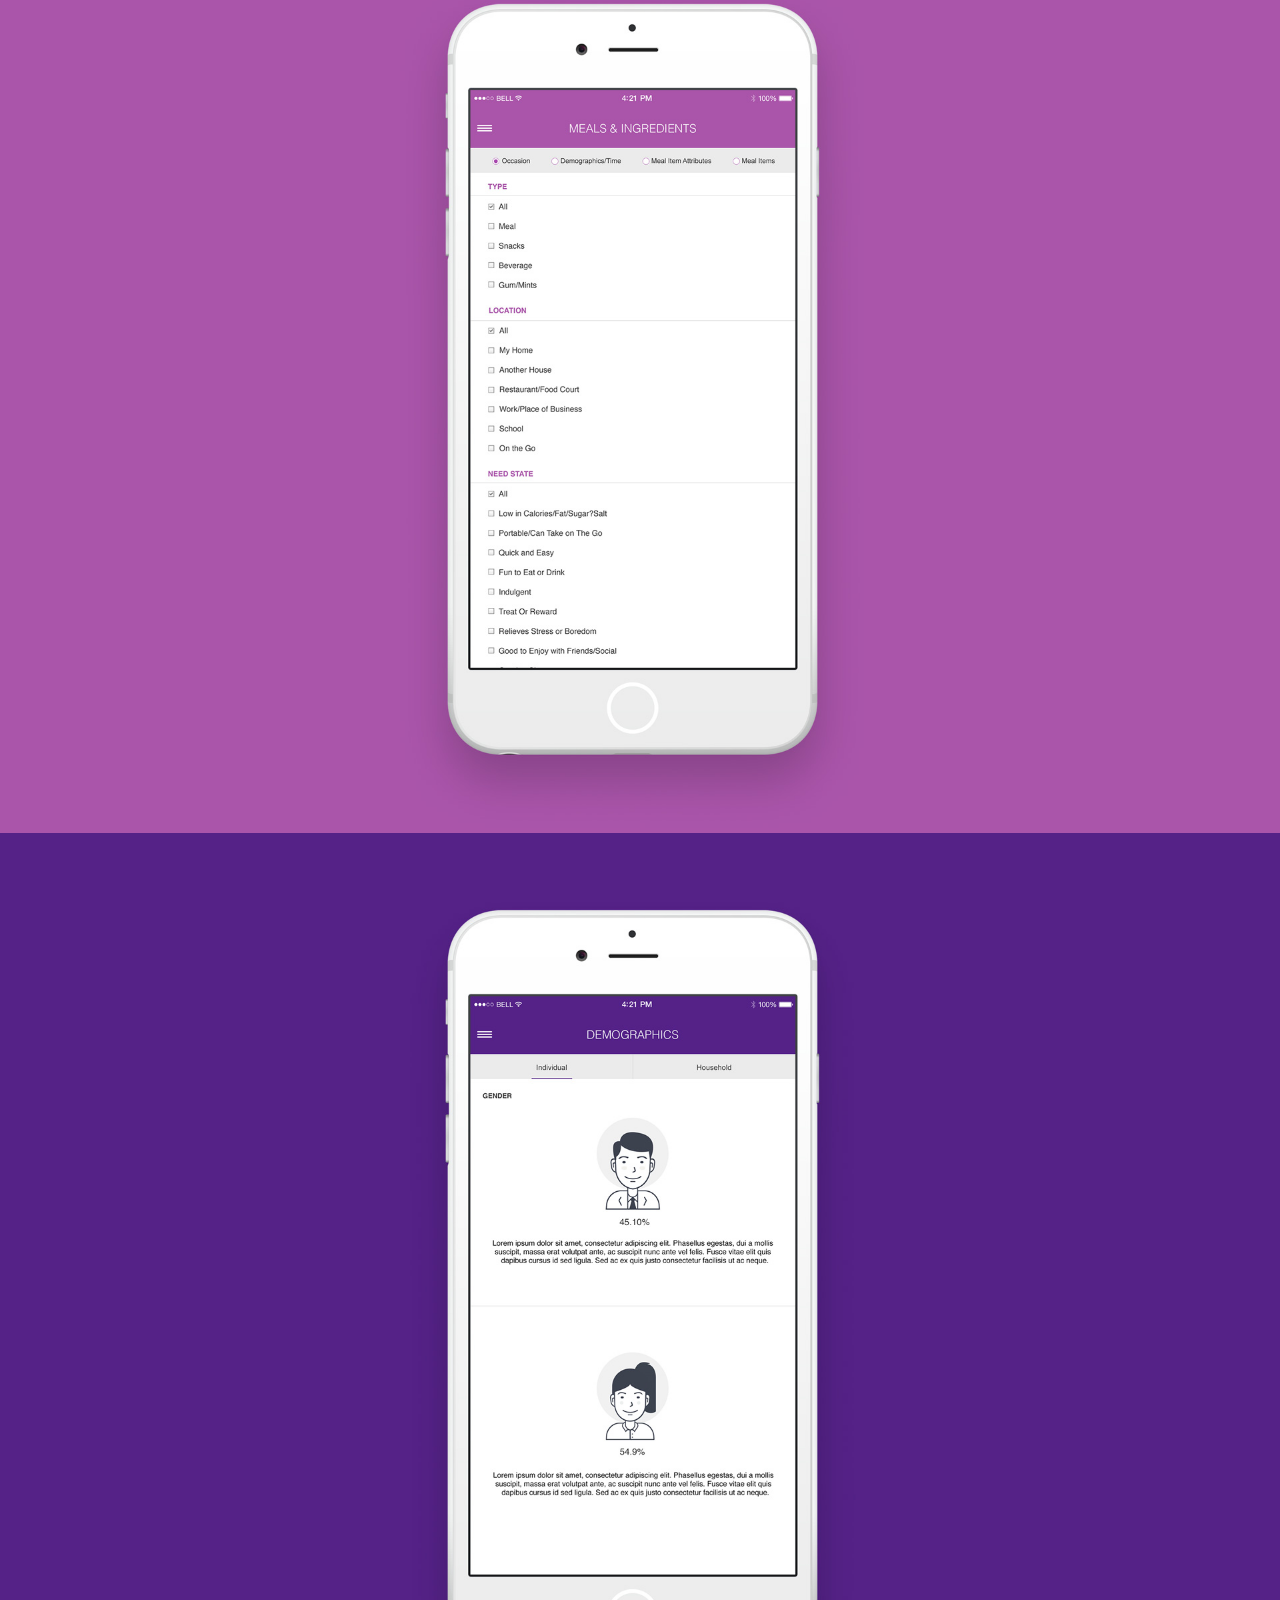
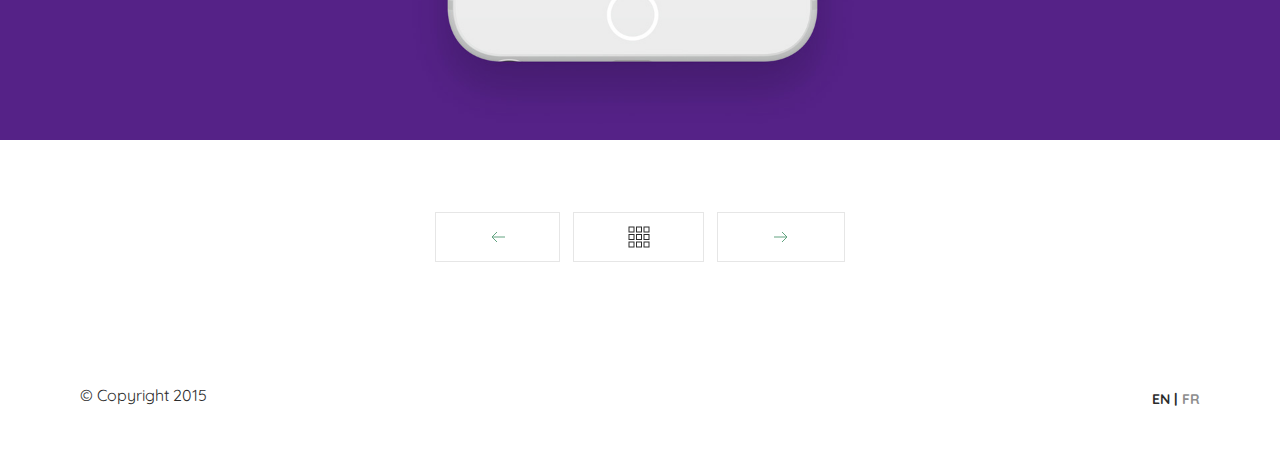
<file: portfolio-item.html>
<!DOCTYPE html>
<html lang="en" class="no-js">
<head>
<meta http-equiv="Content-Type" content="text/html; charset=utf-8" >
    <meta charset="utf-8" />
    <meta name="viewport" content="width=device-width" />
    <meta http-equiv="x-ua-compatible" content="ie=edge">
    <title>Profile Item</title>
 
    <link rel="stylesheet" href="style.css" media="screen" />
   

    <link href='https://fonts.googleapis.com/css?family=Righteous&subset=latin,latin-ext' rel='stylesheet' type='text/css'>
    <link href='https://fonts.googleapis.com/css?family=Quicksand:300,400,700' rel='stylesheet' type='text/css'>

     <script src="scripts/modernizr.js"></script>

</head>

<body>
    
    <a href="#cd-nav" class="cd-nav-trigger">Menu 
        <span class="cd-nav-icon"></span>

        <svg x="0px" y="0px" width="54px" height="54px" viewBox="0 0 54 54">
            <circle fill="transparent" stroke="#90D4C5" stroke-width="2" cx="27" cy="27" r="25" stroke-dasharray="157 157" stroke-dashoffset="157"></circle>
        </svg>
    </a>
        
    <div id="cd-nav" class="cd-nav">
        <div class="cd-navigation-wrapper">
            <div class="cd-half-block">


                <nav>
                    <ul class="cd-primary-nav">
                        <li><a href="index.html" class="selected">Showcase</a></li>
                        <li><a href="news.html">News</a></li>
                        <li><a href="profile.html">Profile</a></li>
                        <li><a href="#">Docs</a></li>
                        <li><a href="#">Contact</a></li>
                    </ul>
                </nav>
            </div><!-- .cd-half-block -->
            
            <div class="cd-half-block">
                <address>
                    <ul class="cd-contact-info">
                        <li><a href="mailto:creativechamps8@gmail.com">creativechamps8@gmail.com</a></li>
                        <li>+91-8698465693</li>
                    </ul>
                    <ul class="cd-contact-socials">
                        <li><a href="#0">Instagram</a></li>   
                        <li><a href="#0">Behance</a></li>   
                        <li><a href="#0">Dribbble</a></li>    
                    </ul>
                </address>
            </div> <!-- .cd-half-block -->
        </div> <!-- .cd-navigation-wrapper -->
    </div> <!-- .cd-nav -->

    <div class="site-container">

        <header class="site-header cf">
            <div class="site-title">
                <a class="logo" href="index.html">
                    <img src="img/logo.png" alt="Creative Champs Logo" width="100%" height="100%" />
                </a>
            </div>
            <div class="cf"></div>
        </header><!-- / .site-header -->

        <section class="site-content">

            <div class="page-desc">
                 <h1>IKEA Singapore</h1>
                <p><strong> JULY 2015</strong> ||| <strong>Skills:</strong> <i>Branding, Graphic Design, Website</i> ||| <strong>URL:</strong> <a href="#0"><i>Aristotheme</i></a></p>
                <p>Varta quam nunc, blandit vel, luctus pulvinar, hendrerit id, lorem. Maecenas nec odio et ante tincidunt tempus. Donec vitae sapien ut libero venenatis faucibus. Nullam quis ante. Etiam sit amet orci eget eros faucibus tincidunt. </p>
            </div>
            
            <article class="project">

                <div class="project-assets">
                    <div class="image">
                        <div data-picture>
                            <div data-src="img/item-1.jpg"></div>
                            <div data-src="img/item-1.jpg" data-media="(-webkit-min-device-pixel-ratio: 2),(min--moz-device-pixel-ratio: 2),(-o-min-device-pixel-ratio: 2/1),(min-device-pixel-ratio: 2),(min-resolution: 192dpi),(min-resolution: 2dppx)"></div>
                            <!--[if (lt IE 9) & (!IEMobile)]>
                                <div data-src="img/item-1.jpg"></div>
                            <![endif]-->
                            <noscript>
                                <img src="img/item-1.jpg" alt="" />
                            </noscript>
                        </div>
                    </div>
                    <div class="image">
                        <div data-picture>
                            <div data-src="img/item-2.jpg"></div>
                            <div data-src="img/item-2.jpg" data-media="(-webkit-min-device-pixel-ratio: 2),(min--moz-device-pixel-ratio: 2),(-o-min-device-pixel-ratio: 2/1),(min-device-pixel-ratio: 2),(min-resolution: 192dpi),(min-resolution: 2dppx)"></div>
                            <!--[if (lt IE 9) & (!IEMobile)]>
                                <div data-src="img/item-2.jpg"></div>
                            <![endif]-->
                            <noscript>
                                <img src="img/item-2.jpg" alt="" />
                            </noscript>
                        </div>
                    </div>
                    <div class="image">
                        <div data-picture>
                            <div data-src="img/item-3.jpg"></div>
                            <div data-src="img/item-3.jpg" data-media="(-webkit-min-device-pixel-ratio: 2),(min--moz-device-pixel-ratio: 2),(-o-min-device-pixel-ratio: 2/1),(min-device-pixel-ratio: 2),(min-resolution: 192dpi),(min-resolution: 2dppx)"></div>
                            <!--[if (lt IE 9) & (!IEMobile)]>
                                <div data-src="img/item-3.jpg"></div>
                            <![endif]-->
                            <noscript>
                                <img src="img/item-3.jpg" alt="" />
                            </noscript>
                        </div>
                    </div>
                </div>         
            </article>
   
        <!--END .site-content-->
        </section>


 
        <nav role="navigation">
            <ul class="cd-pagination animated-buttons custom-icons">
                <li class="button"><a href="#0"><i>Prev</i></a></li>
                <li class="button-main"><a href="#0"><i>Portfolio</i></a></li>
                <li class="button"><a href="#0"><i>Next</i></a></li>

            </ul>
        </nav> <!-- cd-pagination-wrapper -->
 

         <footer class="site-footer cf">
            <p class="footer-text">© Copyright 2015 </p>
            <nav class="languages" role="navigation">
              <ul>
             
                <li class="active"><a href="#">EN |</a></li>
                <li><a href="#">FR</a></li>
             
              </ul>
            </nav> 
        </footer>


    <!--END .site-container-->
    </div>

    <script src="scripts/jquery-2.1.4.min.js"></script>
    <script src="scripts/jquery.fitvids.js"></script>
    <script src="scripts/jquery.imagesloaded.min.js"></script>
    <script src="scripts/main.js"></script>  
 

</body>
</html>
</file>
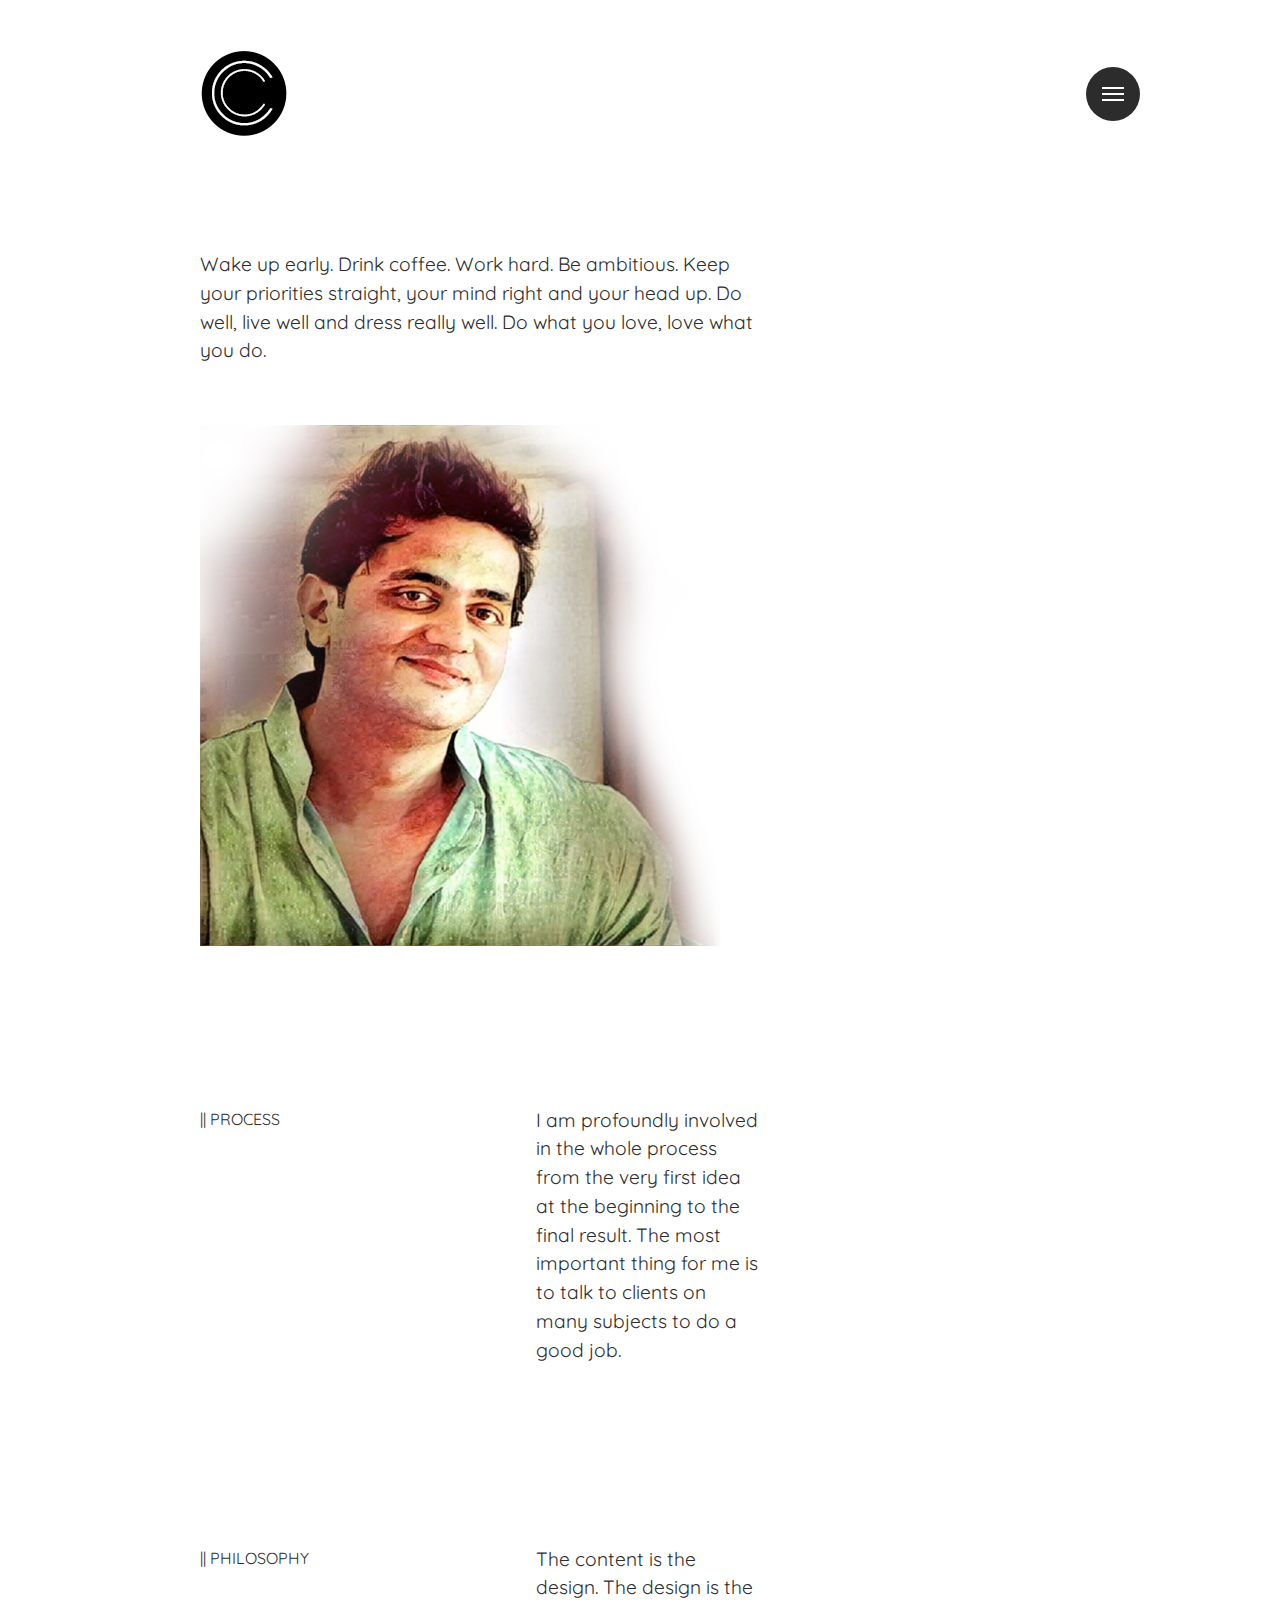
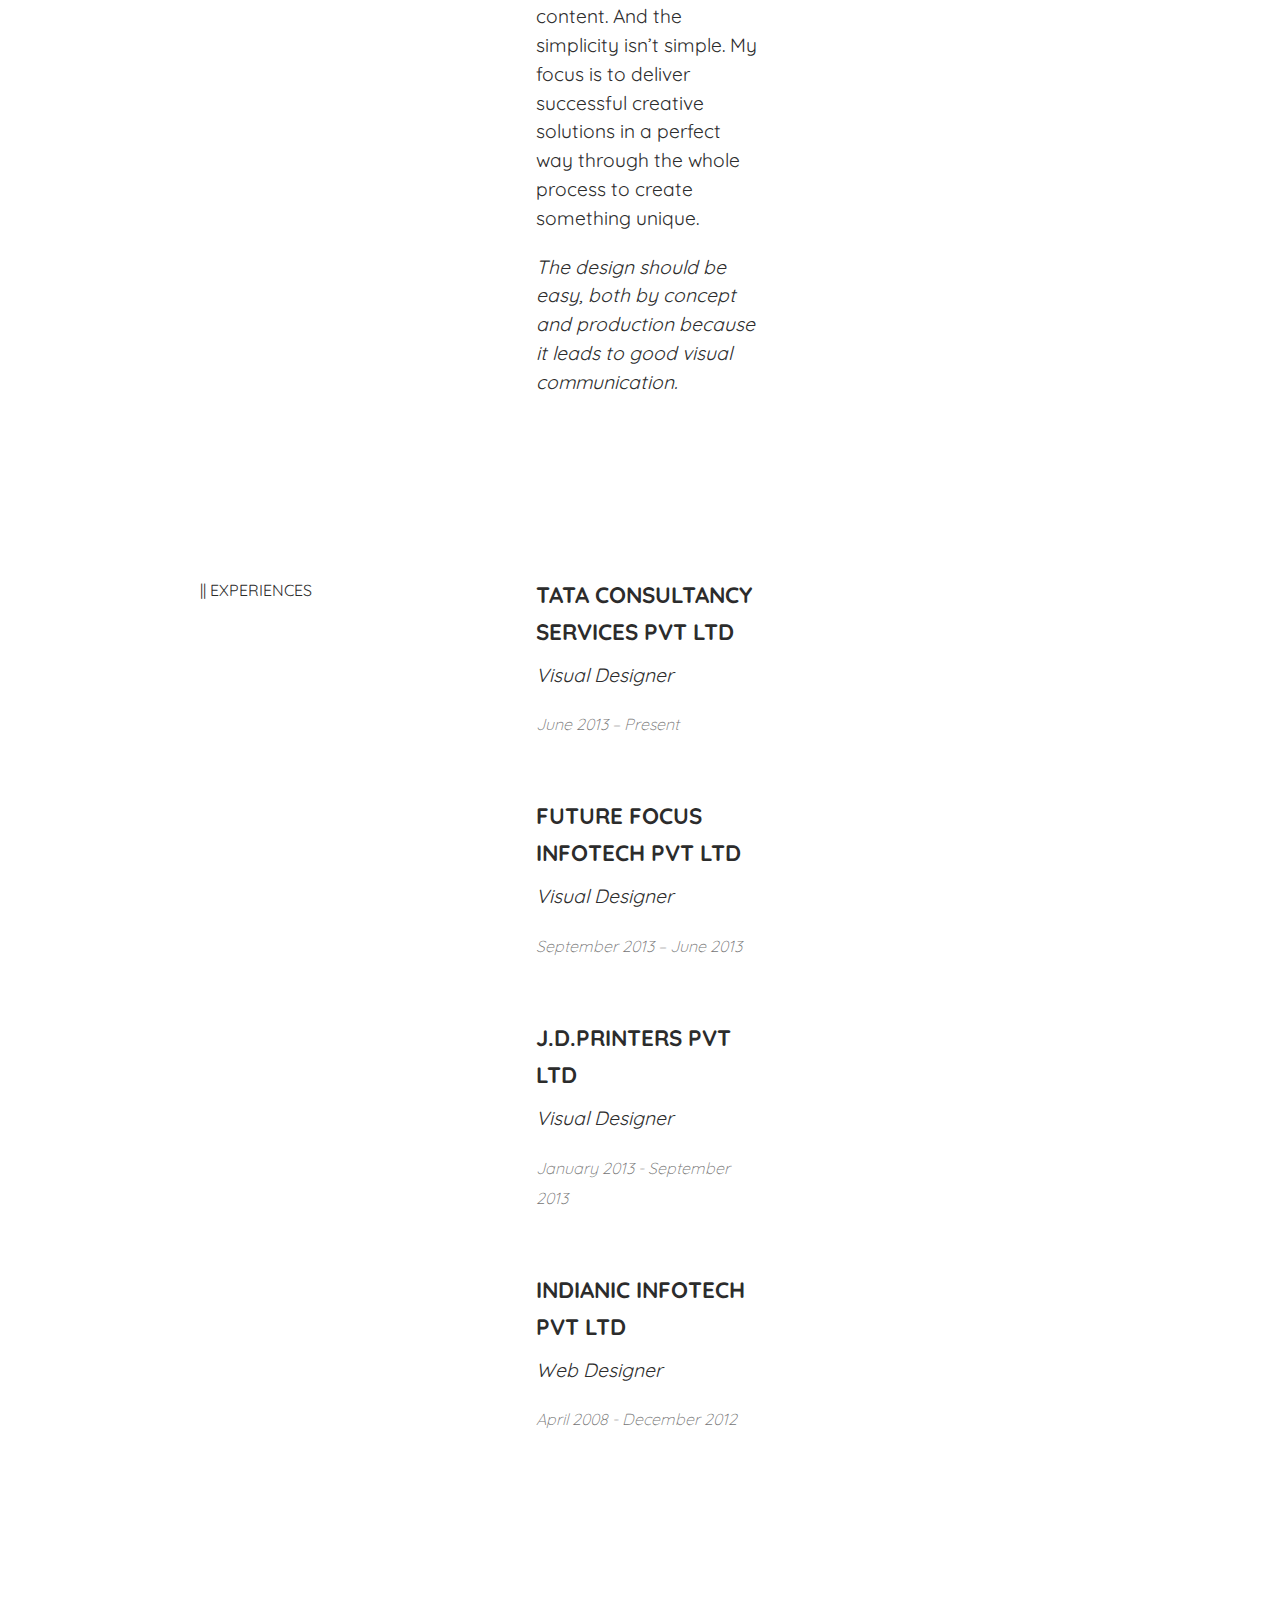
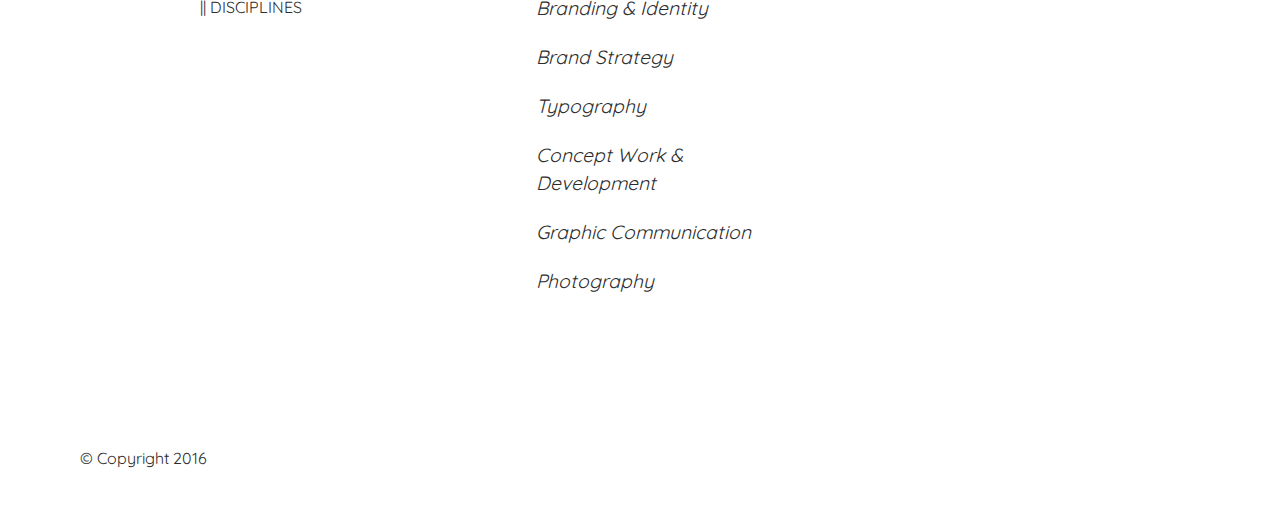
<file: profile.html>
<!DOCTYPE html>
<html lang="en" class="no-js">
<head>
<meta http-equiv="Content-Type" content="text/html; charset=utf-8" >
    <meta charset="utf-8" />
    <meta name="viewport" content="width=device-width" />
    <meta http-equiv="x-ua-compatible" content="ie=edge">
    <title>Profile</title>
 
    <link rel="stylesheet" href="style.css" media="screen" />
   

    <link href='https://fonts.googleapis.com/css?family=Righteous&subset=latin,latin-ext' rel='stylesheet' type='text/css'>
    <link href='https://fonts.googleapis.com/css?family=Quicksand:300,400,700' rel='stylesheet' type='text/css'>

     <script src="scripts/modernizr.js"></script>

</head>

<body>
    
    <a href="#cd-nav" class="cd-nav-trigger">Menu 
        <span class="cd-nav-icon"></span>

        <svg x="0px" y="0px" width="54px" height="54px" viewBox="0 0 54 54">
            <circle fill="transparent" stroke="#90D4C5" stroke-width="2" cx="27" cy="27" r="25" stroke-dasharray="157 157" stroke-dashoffset="157"></circle>
        </svg>
    </a>
        
    <div id="cd-nav" class="cd-nav">
        <div class="cd-navigation-wrapper">
            <div class="cd-half-block">


                <nav>
                    <ul class="cd-primary-nav">
                        <li><a href="index.html" class="selected">Showcase</a></li>
                        <li><a href="news.html">News</a></li>
                        <li><a href="profile.html">Profile</a></li>
                        <li><a href="#">Docs</a></li>
                        <li><a href="#">Contact</a></li>
                    </ul>
                </nav>
            </div><!-- .cd-half-block -->
            
            <div class="cd-half-block">
                <address>
                    <ul class="cd-contact-info">
                        <li><a href="mailto:creativechamps8@gmail.com">creativechamps8@gmail.com</a></li>
                        <li>+91-8698465693</li>
                    </ul>
                    <ul class="cd-contact-socials">
                        <li><a href="#0">Instagram</a></li>   
                        <li><a href="#0">Behance</a></li>   
                        <li><a href="#0">Dribbble</a></li>    
                    </ul>
                </address>
            </div> <!-- .cd-half-block -->
        </div> <!-- .cd-navigation-wrapper -->
    </div> <!-- .cd-nav -->

    <div class="site-container">

        <header class="site-header cf">
            <div class="site-title">
                <a class="logo" href="index.html">
                    <img src="img/logo.png" alt="Creative Champs Logo" width="100%" height="100%" />
                </a>
            </div>
            <div class="cf"></div>

        </header><!-- / .site-header -->

        <section class="site-content">

            <div class="page-desc">
                <p>Wake up early. Drink coffee. Work hard. Be ambitious. Keep your priorities straight, your mind right and your head up. Do well, live well and dress really well. Do what you love, love what you do.</p>
                
                <img src="img/profile.jpg" alt="" />
                
                <div class="row">
                    <div class="large-2">
                      <h6>|| PROCESS</h6>
                    </div>
                    <div class="large-2">
                      <p>I am profoundly involved in the whole process from the very first idea at the beginning to the final result. The most important thing for me is to talk to clients on many subjects to do a good job. </p>
                    </div>
                </div>
                <div class="row">
                    <div class="large-2">
                      <h6>|| PHILOSOPHY</h6>
                    </div>
                    <div class="large-2">
                      <p>The content is the design. The design is the content. And the simplicity isn’t simple. My focus is to deliver successful creative solutions in a perfect way through the whole process to create something unique.</p>
                      <p><i>The design should be easy, both by concept and production because it leads to good visual communication.</i> </p>
                    </div>
                </div>
                <div class="row">
                    <div class="large-2">
                      <h6>|| EXPERIENCES</h6>
                    </div>
                    <div class="large-2">
                      <h5><strong>TATA Consultancy Services Pvt LTD</strong></h5>
                      <h6></h6>
                      <p><i>Visual Designer</i></p>
                      <small><i>June 2013 – Present</i></small>

                      <br/>  <br/>  <br/>

                      <h5><strong>Future Focus Infotech Pvt LTD</strong></h5>
                      <h6></h6>
                      <p><i>Visual Designer</i></p>
                      <small><i>September 2013 – June 2013</i></small>

                      <br/>  <br/>  <br/>

                      <h5><strong>J.D.Printers Pvt LTD</strong></h5>
                      <h6></h6>
                      <p><i>Visual Designer</i></p>
                      <small><i>January 2013 - September 2013</i></small>

                      <br/>  <br/>  <br/>

                      <h5><strong>IndiaNIC Infotech Pvt LTD</strong></h5>
                      <h6></h6>
                      <p><i>Web Designer</i></p>
                      <small><i>April 2008 - December 2012</i></small>
                      
                    </div>
                </div>

                <div class="row">
                    <div class="large-2">
                      <h6>|| DISCIPLINES</h6>
                    </div>
                    <div class="large-2">
                        <p><i>Branding & Identity</i></p>
                        <p><i>Brand Strategy</i></p>
                        <p><i>Typography</i></p>
                        <p><i>Concept Work & Development</i></p>
                        <p><i>Graphic Communication</i></p>
                        <p><i>Photography</i></p>
                    </div>
                </div>
            </div>
            
            <article>
            </article>
   
        <!--END .site-content-->
        </section>

 

         <footer class="site-footer cf">
            <p class="footer-text">© Copyright 2016 </p>
            <nav class="languages" role="navigation">
            </nav> 
        </footer>


    <!--END .site-container-->
    </div>

    <script src="scripts/jquery-2.1.4.min.js"></script>
    <script src="scripts/jquery.fitvids.js"></script>
    <script src="scripts/jquery.imagesloaded.min.js"></script>
    <script src="scripts/main.js"></script>  
 

</body>
</html>
</file>
<file: style.css>
/*
Template Name: Gorgo
Author: Levent Usta
Author URI: http://www.aristotheme.com
Description: A template by Aristotheme.
*/

/*=================================*/
/*  Table of Contents
/*  - Reset & Clearfix Styles
/*  - Main Styles
/*      - Titles
/*      - Navigation Styles
/*      - Projects Feed
/*          - Project Assets
/*          - Project Content
/*          - Paginations
/*  - News
/*  - Structure
/*  - Grid
/*  - Footer Styles
/*  - Media Queries


/*=================================*/

/*=================================*/
/* Reset & Clearfix Styles
/*=================================*/

html, body, div, span, applet, object, iframe, h1, h2, h3, h4, h5, h6, p, blockquote, pre, a, abbr, acronym, address, big, cite, code, del, dfn, em, font, img, ins, kbd, q, s, samp, small, strike, strong, sub, sup, tt, var, b, u, i, center, dl, dt, dd, ol, ul, li, fieldset, form, label, legend, table, caption, tbody, tfoot, thead, tr, th, td { margin: 0; padding: 0; border: 0; outline: 0; font-size: 100%; vertical-align: baseline; background: transparent; } body { line-height: 1; } ol, ul { list-style: none; } blockquote, q { quotes: none; } blockquote:before, blockquote:after, q:before, q:after { content: ''; content: none; } :focus { outline: 0; } ins { text-decoration: none; } del { text-decoration: line-through; } table { border-collapse: collapse; border-spacing: 0; }

.cf:before, .cf:after { content: " "; display: table; } .cf:after { clear: both; }

/*=================================*/
/* Main Styles
/*=================================*/

* { box-sizing: border-box; }
html {
    font-family: sans-serif; /* 1 */
    -ms-text-size-adjust: 100%; /* 2 */
    -webkit-text-size-adjust: 100%; /* 2 */
}
body {
    background: #FFFFFF;
    color: #2c2c2c;
    font-family: 'quicksand', Arial, sans-serif;
    font-size: 18px;
    line-height: 1.65;
    opacity: 0;
    overflow-x: hidden;
    transition: opacity 0.25s ease-in 0.1s;
    word-wrap: break-word;
    -webkit-text-size-adjust: none;
}
body.loaded,
.no-js body {
    opacity: 1;
}
a, a:visited {
    color: #90D4C5;
    text-decoration: none;
    transition: color 0.1s ease-in-out;
}
a:hover, a:active {
    color: #2c2c2c;
    text-decoration: none;
}

h1,h2,h3 {
    font-weight: bold;
    line-height: 1.5;
}
h1 {
    font-size: 2.2rem;
    letter-spacing: -1px;
    margin: 0 0 40px;
}

h2 {
    font-size: 1.8rem;
    margin: 0;
}

h3 {
    font-size: 1.4rem;
}

h4 {
    font-size: 1.2rem;
}

h5 {
    font-size: 1rem;
}

h6 {
    font-size: .8rem;
}

h3,
h4,
h5,
h6 {
    text-transform: uppercase;
    margin: 0 0 10px;
}
h4,
h5,
h6 {
   font-weight: normal;
}
p,li {
    font-weight: 400;
    font-size: 1.2rem;
    line-height: 1.5;
    margin: 0 0 20px;
}
small {
    font-weight: 300;
    font-size: 1rem;
    color: #747474
}
img {
    height: auto;
    max-width: 100%;
    vertical-align: bottom;
}

hr{
    border: 0;
    height: 4px;
    margin: 40px 0;
    background: #000;
}

pre,
code,
samp {
    font-family: "quicksand", Consolas, monospace;
    font-size: inherit;
}

pre,
code {
    background-color: #eee;
    border-radius: 3px;
}

pre {
    margin-top: 0;
    margin-bottom: 1rem;
    overflow-x: scroll;
    padding: 1rem;
}

.example {
  border-bottom-left-radius: 0;
  border-bottom-right-radius: 0;
  background-color: #fafafa;
  position: relative;
  padding: 2rem 1rem;
}

.example-title {
  position: absolute;
  top: 0;
  right: 0;
  background-color: #eee;
  padding: 0 1rem;
  border-top-right-radius: 3px;
  border-bottom-left-radius: 3px;
}
.example + pre {
  border-top-left-radius: 0;
  border-top-right-radius: 0;
  /*border: 1px solid #ccc;*/
  /*border-top: 0;*/
}
pre {
  margin-bottom: 2rem;
}

/*===== Titles =====*/
.site-title {
    font-family: 'Righteous',helvetica,sans-serif;
    font-size: 26px;
    color: #90D4C5;
    line-height: 1.5em;
    position: relative;
    z-index: 12;
    letter-spacing: 4px;
    margin-bottom: 120px;
}
.site-title a {
    position: fixed;
}
.site-title a,
.site-title a:visited { color: #90D4C5; }
.site-title a:hover,
.site-title a:active {
    color: #90D4C5;
    opacity: 0.8;
}
.site-title div { display: inline; }
.site-tagline {
    clear: both;
    margin-bottom: 40px;
    width: 100%;
}
.site-tagline p {
    color: #2c2c2c;
    font-size: 21px;
    text-align: left;
    width: 90%;
}
.site-tagline a,
.site-tagline a:visited { color: #90D4C5; }
.site-tagline a:hover {
    color: #2c2c2c;
}
/*=================================*/
/* Language Styles
/*=================================*/
.languages {
    position: relative;
    z-index: 1;
    float: right;
    -webkit-transition: -webkit-transform 0.5s;
    -moz-transition: -moz-transform 0.5s;
    transition: transform 0.5s;
}
.languages ul {
    list-style: none;
    margin: 0;
    padding: 0;
}
.languages ul li {
    display: inline-block;
    margin: 0;
}
.languages ul li a {
    color: #8e8e8e;
    font-weight: bold;
    font-size: 14px;
    line-height: 14px;
}
.languages ul li a:hover {
    color: #90D4C5; 
}

.languages ul li.active a {
    color: #2c2c2c;
}
/*=================================*/
/* Navigation Styles
/*=================================*/
.cd-nav-trigger {
    position: fixed;
    z-index: 999;
    right: 20px;
    top: 34px;
    height: 54px;
    width: 54px;
    background-color: #2c2c2c;
    border-radius: 50%;
    /* image replacement */
    overflow: hidden;
    text-indent: 100%;
    white-space: nowrap;
    -webkit-transition: -webkit-transform 0.5s;
    -moz-transition: -moz-transform 0.5s;
    transition: transform 0.5s;
}
.cd-nav-trigger .cd-nav-icon {
    /* icon created in CSS */
    position: absolute;
    z-index: 12;
    left: 50%;
    top: 50%;
    bottom: auto;
    right: auto;
    -webkit-transform: translateX(-50%) translateY(-50%);
    -moz-transform: translateX(-50%) translateY(-50%);
    -ms-transform: translateX(-50%) translateY(-50%);
    -o-transform: translateX(-50%) translateY(-50%);
    transform: translateX(-50%) translateY(-50%);
    width: 22px;
    height: 2px;
    background-color: #ffffff;
}
.cd-nav-trigger .cd-nav-icon::before, .cd-nav-trigger .cd-nav-icon:after {
    /* upper and lower lines of the menu icon */
    content: '';
    position: absolute;
    top: 0;
    right: 0;
    width: 100%;
    height: 100%;
    background-color: inherit;
    /* Force Hardware Acceleration in WebKit */
    -webkit-transform: translateZ(0);
    -moz-transform: translateZ(0);
    -ms-transform: translateZ(0);
    -o-transform: translateZ(0);
    transform: translateZ(0);
    -webkit-backface-visibility: hidden;
    backface-visibility: hidden;
    -webkit-transition: -webkit-transform 0.5s, width 0.5s, top 0.3s;
    -moz-transition: -moz-transform 0.5s, width 0.5s, top 0.3s;
    transition: transform 0.5s, width 0.5s, top 0.3s;
}
.cd-nav-trigger .cd-nav-icon::before {
    -webkit-transform-origin: right top;
    -moz-transform-origin: right top;
    -ms-transform-origin: right top;
    -o-transform-origin: right top;
    transform-origin: right top;
    -webkit-transform: translateY(-6px);
    -moz-transform: translateY(-6px);
    -ms-transform: translateY(-6px);
    -o-transform: translateY(-6px);
    transform: translateY(-6px);
}
.cd-nav-trigger .cd-nav-icon::after {
    -webkit-transform-origin: right bottom;
    -moz-transform-origin: right bottom;
    -ms-transform-origin: right bottom;
    -o-transform-origin: right bottom;
    transform-origin: right bottom;
    -webkit-transform: translateY(6px);
    -moz-transform: translateY(6px);
    -ms-transform: translateY(6px);
    -o-transform: translateY(6px);
    transform: translateY(6px);
}
.no-touch .cd-nav-trigger:hover .cd-nav-icon::after {
    top: 2px;
}
.no-touch .cd-nav-trigger:hover .cd-nav-icon::before {
    top: -2px;
}
.cd-nav-trigger svg {
    position: absolute;
    top: 0;
    left: 0;
}
.cd-nav-trigger circle {
    /* circle border animation */
    -webkit-transition: stroke-dashoffset 0.4s 0s;
    -moz-transition: stroke-dashoffset 0.4s 0s;
    transition: stroke-dashoffset 0.4s 0s;
}
.navigation-is-open .cd-nav-trigger {
    /* rotate trigger when navigation becomes visible */
    -webkit-transform: rotate(180deg);
    -moz-transform: rotate(180deg);
    -ms-transform: rotate(180deg);
    -o-transform: rotate(180deg);
    transform: rotate(180deg);
}
.navigation-is-open .cd-nav-trigger .cd-nav-icon::after,
.navigation-is-open .cd-nav-trigger .cd-nav-icon::before {
    /* animate arrow --> from hamburger to arrow */
    width: 50%;
    -webkit-transition: -webkit-transform 0.5s, width 0.5s;
    -moz-transition: -moz-transform 0.5s, width 0.5s;
    transition: transform 0.5s, width 0.5s;
}
.navigation-is-open .cd-nav-trigger .cd-nav-icon::before {
    -webkit-transform: rotate(45deg);
    -moz-transform: rotate(45deg);
    -ms-transform: rotate(45deg);
    -o-transform: rotate(45deg);
    transform: rotate(45deg);
}
.navigation-is-open .cd-nav-trigger .cd-nav-icon::after {
    -webkit-transform: rotate(-45deg);
    -moz-transform: rotate(-45deg);
    -ms-transform: rotate(-45deg);
    -o-transform: rotate(-45deg);
    transform: rotate(-45deg);
}
.no-touch .navigation-is-open .cd-nav-trigger:hover .cd-nav-icon::after, .no-touch .navigation-is-open .cd-nav-trigger:hover .cd-nav-icon::before {
    top: 0;
}
.navigation-is-open .cd-nav-trigger circle {
    stroke-dashoffset: 0;
    -webkit-transition: stroke-dashoffset 0.4s 0.3s;
    -moz-transition: stroke-dashoffset 0.4s 0.3s;
    transition: stroke-dashoffset 0.4s 0.3s;
}
.cd-nav {
    position: fixed;
    z-index: 12;
    top: 0;
    left: 0;
    height: 100%;
    width: 100%;
    background-color: #2c2c2c;
    visibility: hidden;
    -webkit-transition: visibility 0s 0.7s;
    -moz-transition: visibility 0s 0.7s;
    transition: visibility 0s 0.7s;
}
.cd-nav .cd-navigation-wrapper {
    /* all navigation content */
    padding: 20px;
    height: 100%;
    overflow-y: auto;
    -webkit-overflow-scrolling: touch;
   
    /* Force Hardware Acceleration in WebKit */
    -webkit-transform: translateZ(0);
    -moz-transform: translateZ(0);
    -ms-transform: translateZ(0);
    -o-transform: translateZ(0);
    transform: translateZ(0);
    -webkit-backface-visibility: hidden;
    backface-visibility: hidden;
    -webkit-transform: translateX(-50%);
    -moz-transform: translateX(-50%);
    -ms-transform: translateX(-50%);
    -o-transform: translateX(-50%);
    transform: translateX(-50%);
    -webkit-transition: -webkit-transform 0.7s;
    -moz-transition: -moz-transform 0.7s;
    transition: transform 0.7s;
    -webkit-transition-timing-function: cubic-bezier(0.86, 0.01, 0.77, 0.78);
    -moz-transition-timing-function: cubic-bezier(0.86, 0.01, 0.77, 0.78);
    transition-timing-function: cubic-bezier(0.86, 0.01, 0.77, 0.78);
}
.navigation-is-open .cd-nav {
    visibility: visible;
    -webkit-transition: visibility 0s 0s;
    -moz-transition: visibility 0s 0s;
    transition: visibility 0s 0s;
}
.navigation-is-open .cd-nav .cd-navigation-wrapper {
    -webkit-transform: translateX(0);
    -moz-transform: translateX(0);
    -ms-transform: translateX(0);
    -o-transform: translateX(0);
    transform: translateX(0);
    -webkit-transition: -webkit-transform 0.5s;
    -moz-transition: -moz-transform 0.5s;
    transition: transform 0.5s;
    -webkit-transition-timing-function: cubic-bezier(0.82, 0.01, 0.77, 0.78);
    -moz-transition-timing-function: cubic-bezier(0.82, 0.01, 0.77, 0.78);
    transition-timing-function: cubic-bezier(0.82, 0.01, 0.77, 0.78);
}
 
.cd-nav .cd-primary-nav {
    margin-top: 90px;
}
.cd-nav .cd-primary-nav a {
    font-size: 21px;
    display: inline-block;
}
.cd-nav .cd-primary-nav a.selected {
    color: #ffffff;
}
.no-touch .cd-nav .cd-primary-nav a:hover {
    color: #ffffff;
}
.cd-nav .cd-contact-info {
    margin-top: 20px;
    margin-bottom: 20px;
}
.cd-nav .cd-contact-info li {
    margin-bottom: 0.5em;
    line-height: 1.2;
    color: rgba(255, 255, 255, 0.3);
}
.cd-nav .cd-contact-info a {
    color: #ffffff;
    color: rgba(255, 255, 255, 0.3);
}
.cd-nav .cd-contact-info a:hover {
    color: #ffffff;
    color: rgba(255, 255, 255, 1);
}
.cd-nav .cd-contact-info span {
    display: block;
}
.cd-nav .cd-contact-info li, 
.cd-nav .cd-contact-info a, 
.cd-nav .cd-contact-info span {
    font-size: 18px;
}

.cd-nav .cd-contact-socials li {
    line-height: 1.8;
}
.cd-nav .cd-contact-socials a {
    color: rgba(255, 255, 255, 0.3);
    text-transform: uppercase;
    letter-spacing: 2px;
    font-size: 16px
}
.cd-nav .cd-contact-socials a:hover {
    color: #fff;
}
.no-js main {
    height: auto;
    overflow: visible;
}

.no-js .cd-nav {
    position: static;
    visibility: visible;
}
.no-js .cd-nav .cd-navigation-wrapper {
    height: auto;
    overflow: visible;
    padding: 100px 5%;
    -webkit-transform: translateX(0);
    -moz-transform: translateX(0);
    -ms-transform: translateX(0);
    -o-transform: translateX(0);
    transform: translateX(0);
}
/*===== Projects Feed =====*/
.projects-feed {
    clear: both;
}
.projects-feed .project {
    background: #fff;
    opacity: 0;
    overflow: hidden;
    position: relative;
    transition: opacity 0.25s ease-in 0.1s;
    width: 100%;
}
.no-js .projects-feed .project,
.projects-feed .loaded {
    opacity: 1;
}
.projects-feed .project .overlay {
    background: #ffffff;
    background: rgba(255, 255, 255, 0.6);
    height: 100%;
    opacity: 0;
    position: absolute;
    top: 0; right: 0; bottom: 0; left: 0;
    -webkit-transition: opacity 0.15s ease-in-out;
    transition: opacity 0.15s ease-in-out;
    width: 100%;
}
.no-touch .projects-feed .project a:hover .overlay {
    opacity: 1;
}
.projects-feed .project-content-container {
    position: relative;
    width: 100%;
    padding-bottom: 100%;
}
.projects-feed .project-content-container::before {
    border-left: 22px solid transparent;
    border-right: 22px solid transparent;
    border-bottom: 22px solid #fff;
    content: '';
    display: block;
    height: 0;
    margin: auto;
    position: absolute;
    top: -22px; left: 0; right: 0;
    width: 0;
}
.projects-feed .project-content {
    position: absolute;
    top: 0; right: 0; bottom: 0; left: 0;
    padding: 20px;
}
.table {
    display: table;
    height: 100%;
    width: 100%;
}
.table-cell {
    display: table-cell;
    height: 100%;
    width: 100%;
    vertical-align: middle;
}
.thumbnail-title {
    color: #2c2c2c;
    font-family: 'Righteous',helvetica,sans-serif;
    font-size: 21px;
    margin: 0 auto 10px auto;
    text-align: left;
    letter-spacing: 4px;
    /*text-transform:uppercase;*/
    max-width: 360px;
    width: 75%;
    word-wrap: break-word;
}
.thumbnail-description {
    color: #2c2c2c;
    font-family: 'quicksand', Arial, sans-serif;
    font-size: 16px;
    margin: 0 auto;
    max-height: 5em;
    max-width: 360px;
    text-align: left;
    width: 75%;
    text-transform: uppercase;
}
/*===== Project Assets =====*/
.thumb img {
    width: 100%;
    height: auto;
}
div.image,
div.audio,
div.video {
    text-align: center;
    transition: opacity 0.25s ease-in 0.1s;
}
.no-js div.image,
.no-js div.audio,
.no-js div.video,
div.loaded { opacity: 1; }
div.image img { width: 100%; }
 
.view {
    cursor: -webkit-zoom-in;
    cursor: -moz-zoom-in;
}
/*===== Project Content =====*/
.project-meta {
    font-family: 'quicksand', Arial, sans-serif;
    font-size: 14px;
    color: #BBBBBB;
    margin-top: 28px;
}
.project-meta > span::before {
    content: "\002F";
    margin: 0 5px 0 3px;
}
.project-meta > span:first-child::before { content: none; }
.project-meta a,
.project-meta a:visited {
    color: #BBBBBB;
    transition: opacity 0.2s ease-in-out;
}
.project-meta a:hover { color: #90D4C5; }
.project-meta .tags { margin-top: 17px; }
.project-meta .tags a { margin-left: 10px; }
.project-meta .tags a:first-child { margin-left: 0; }

/*===== Paginations =====*/
nav[role="navigation"] {
  text-align: center;
}

.cd-pagination {
  margin: 2em auto 2em;
  text-align: center;
}
.cd-pagination li {
  /* hide numbers on small devices */
  display: none;
  margin: 0 .2em;
}
.cd-pagination li.button {
  /* make sure prev next buttons are visible */
  display: inline-block;
}
.cd-pagination a, .cd-pagination span {
  display: inline-block;
  -webkit-user-select: none;
  -moz-user-select: none;
  -ms-user-select: none;
  user-select: none;
  /* use padding and font-size to change buttons size */
  padding: .6em .8em;
  font-size: 18p
  x;

}
.cd-pagination a {
  border: 1px solid #e6e6e6;
}
.no-touch .cd-pagination a:hover {
  background-color: #f2f2f2;
}
.cd-pagination a:active {
  /* click effect */
  -webkit-transform: scale(0.9);
  -moz-transform: scale(0.9);
  -ms-transform: scale(0.9);
  -o-transform: scale(0.9);
  transform: scale(0.9);
}
.cd-pagination a.disabled {
  /* button disabled */
  color: rgba(46, 64, 87, 0.4);
  pointer-events: none;
}
.cd-pagination a.disabled::before, .cd-pagination a.disabled::after {
  opacity: .4;
}
.cd-pagination .button:first-of-type a::before {
  content: '\00ab  ';
}
.cd-pagination .button:last-of-type a::after {
  content: ' \00bb';
}
.cd-pagination .current {
  /* selected number */
  background-color: #90D4C5;
  border-color: #90D4C5;
  color: #ffffff;
  pointer-events: none;
}
@media only screen and (min-width: 768px) {
  .cd-pagination li {
    display: inline-block;
  }
}
@media only screen and (min-width: 1170px) {
  .cd-pagination {
    margin: 4em auto 4em;
  }
}

.cd-pagination.custom-icons .button a {
  position: relative;

}
.cd-pagination.custom-icons .button:first-of-type a {
  padding-left: 2.4em;
}
.cd-pagination.custom-icons .button:last-of-type a {
  padding-right: 2.4em;
}
.cd-pagination.custom-icons .button:first-of-type a::before,
.cd-pagination.custom-icons .button:last-of-type a::after {
  content: '';
  position: absolute;
  display: inline-block;
  /* set size for custom icons */
  width: 16px;
  height: 16px;
  top: 50%;
  /* set margin-top = icon height/2 */
  margin-top: -8px;
  background: transparent url("img/cd-icon-arrow.svg") no-repeat center center;
}

.cd-pagination.custom-icons .button-main a {
  background: transparent url("img/portfolio-icon.svg") no-repeat center center;
}

.cd-pagination.custom-icons .button-main a:hover {
  background: transparent url("img/portfolio-icon.svg") no-repeat center center;
  border:1px solid #2c2c2c;
  -webkit-transition: border 1s;
  -moz-transition: border 1s;
  transition: border 1s;
}

.cd-pagination.custom-icons .button:first-of-type a::before {
  left: .8em;
}
.cd-pagination.custom-icons .button:last-of-type a::after {
  right: .8em;
  -webkit-transform: rotate(180deg);
  -moz-transform: rotate(180deg);
  -ms-transform: rotate(180deg);
  -o-transform: rotate(180deg);
  transform: rotate(180deg);
}

.cd-pagination.animated-buttons a, 
.cd-pagination.animated-buttons span {
  padding: 0 1.4em;
  height: 50px;
  line-height: 50px;
  overflow: hidden;
}
.cd-pagination.animated-buttons .button a {
  position: relative;
  padding: 0 2em;
}
.cd-pagination.animated-buttons .button:first-of-type a::before,
.cd-pagination.animated-buttons .button:last-of-type a::after {
  left: 50%;
  -webkit-transform: translateX(-50%);
  -moz-transform: translateX(-50%);
  -ms-transform: translateX(-50%);
  -o-transform: translateX(-50%);
  transform: translateX(-50%);
  right: auto;
  -webkit-transition: -webkit-transform 0.3s;
  -moz-transition: -moz-transform 0.3s;
  transition: transform 0.3s;
}
.cd-pagination.animated-buttons .button:last-of-type a::after {
  -webkit-transform: translateX(-50%) rotate(180deg);
  -moz-transform: translateX(-50%) rotate(180deg);
  -ms-transform: translateX(-50%) rotate(180deg);
  -o-transform: translateX(-50%) rotate(180deg);
  transform: translateX(-50%) rotate(180deg);
}
.cd-pagination.animated-buttons i {
  display: block;
  height: 100%;
  -webkit-transform: translateY(100%);
  -moz-transform: translateY(100%);
  -ms-transform: translateY(100%);
  -o-transform: translateY(100%);
  transform: translateY(100%);
  -webkit-transition: -webkit-transform 0.3s;
  -moz-transition: -moz-transform 0.3s;
  transition: transform 0.3s;
  font-style: normal;

}

.no-touch .cd-pagination.animated-buttons .button a:hover i {
  -webkit-transform: translateY(0);
  -moz-transform: translateY(0);
  -ms-transform: translateY(0);
  -o-transform: translateY(0);
  transform: translateY(0);
}

.no-touch .cd-pagination.animated-buttons .button:first-of-type a:hover::before {
  -webkit-transform: translateX(-50%) translateY(-50px);
  -moz-transform: translateX(-50%) translateY(-50px);
  -ms-transform: translateX(-50%) translateY(-50px);
  -o-transform: translateX(-50%) translateY(-50px);
  transform: translateX(-50%) translateY(-50px);
}

.no-touch .cd-pagination.animated-buttons .button:last-of-type a:hover::after {
  -webkit-transform: translateX(-50%) rotate(180deg) translateY(50px);
  -moz-transform: translateX(-50%) rotate(180deg) translateY(50px);
  -ms-transform: translateX(-50%) rotate(180deg) translateY(50px);
  -o-transform: translateX(-50%) rotate(180deg) translateY(50px);
  transform: translateX(-50%) rotate(180deg) translateY(50px);
}


/*===== News =====*/
.news .blog_item:nth-child(odd) {  background: #90D4C5; }
.news .blog_item:nth-child(even) {  background: #fafbfb; }
.blog_item {
    padding: 80px 50px;
    position: relative;
    transition: all 0.5s;
    cursor: pointer;
}
.blog_item h1, .blog_item h5 {
    transition: all 0.5s;
}
.blog_item h5 {
    font-size: 0.7em;
}
.blog_item .abs_bg {
    display: block;
    z-index: 1;
    position: absolute;
    left: 0;
    top: 0;
    width: 100%;
    height: 100%;
    background-size: cover;
    transition: all 0.5s;
    -ms-filter: "progid:DXImageTransform.Microsoft.Alpha(Opacity=0)";
    filter: alpha(opacity=0);
    -moz-opacity: 0;
    -khtml-opacity: 0;
    opacity: 0;
}
.blog_item .blog_item_inner {
    z-index: 2;
    position: relative;
}
.blog_item .full_link {
    z-index: 3;
    position: absolute;
    width: 100%;
    height: 100%;
    top:0;
    left:0;
}
.blog_item:hover {
    color: #fff;
    background: #000;
}
.blog_item:hover h1, .blog_item:hover h5 {
    color: #fff;
}
.blog_item:hover .abs_bg {
    -ms-filter: "progid:DXImageTransform.Microsoft.Alpha(Opacity=50)";
    filter: alpha(opacity=50);
    -moz-opacity: 0.5;
    -khtml-opacity: 0.5;
    opacity: 0.5;
}
.blog_item h1 {
    overflow: hidden;
    width: 100%;
    font-size: 1.4rem;
}
#blog .blog_item h1 {
    overflow: hidden;
}
/*===== Footer =====*/
.site-footer { padding: 40px 200px;}

/*=================================*/
/* Structure
/*=================================*/

.site-container {
    margin: 0 auto;
}
.site-header,
.page-desc {
    padding: 40px 20px;
    width: 100%;
}

.page-desc img {
    margin:40px 0;
}
.page-desc ul {
  margin: 60px 0;
}
.page-desc  li {
  list-style-type: disc;
  margin-left: 60px;
}
.row {
    margin-top: 40px;
}
.site-content {
    clear: both;
}
.site-content figure{
    margin:0;
    padding: 0;
}
.site-footer { padding: 40px 20px; }
.right {
    float: right;
    margin: 0px 0px 40px 40px ;
}
.left {
    float: left;
    margin: 0px 40px 40px 0px ;
}

/*=================================*/
/* Grid System
/*=================================*/

.row {
  overflow: hidden;
}
.large-1, .large-2, .large-3, .large-4 {
    width: 100%;
    margin-bottom: 40px;
}
.large-1:nth-child(1n), .large-2:nth-child(1n), .large-3:nth-child(1n), .large-4:nth-child(1n) {
    float: left;
}
.large-1:last-child, .large-2:last-child, .large-3:last-child, .large-4:last-child{
    float: right;
}



/*=================================*/
/* Footer Styles
/*=================================*/
.site-footer {
    color: #2c2c2c;
    font-family: 'quicksand', Arial, sans-serif;
}
.site-footer p { margin: 0; font-size: 16px;display: inline;}
.site-footer a,
.site-footer a:visited { color: #2c2c2c; }
.site-footer a:hover { color: #90D4C5; } 

/*=================================*/
/* Media Queries
/*=================================*/



@media only screen and (min-width: 401px) {

    /*===== Titles =====*/
    .site-tagline p { 
        font-size: 28px;
    }
    /*===== Navigations =====*/
    .cd-nav-trigger {
        top: 34px;
        right: 40px;
    }
    .cd-nav .cd-navigation-wrapper {
        padding: 40px;
    }
    /*===== Projects =====*/
    .projects-feed .thumb,
    .projects-feed .project-content-container {
        float: left;
        width: 50%;
    }
    .projects-feed .project-content-container { padding-bottom: 50%; }
    .projects-feed .project:nth-child(2n) .thumb { float: right; }
    /* Thumb on the left */
    .projects-feed .project:nth-child(2n+1) .project-content-container::before {
        border-top: 22px solid transparent;
        border-left: none;
        border-bottom: 22px solid transparent;
        border-right: 22px solid #fff;
            left: -22px; top: 0; bottom: 0; right: initial;
    }
    /* Thumb on the right */
    .projects-feed .project:nth-child(2n) .project-content-container::before {
        border-top: 22px solid transparent;
        border-right: none;
        border-bottom: 22px solid transparent;
        border-left: 22px solid #fff;
        left: initial; top: 0; bottom: 0; right: -22px;
    }
    /*===== Footer =====*/
    .site-footer { padding: 40px }

}

@media only screen and (min-width: 600px) {

    /*===== Structures =====*/
    .site-header,
    .page-desc {
        padding: 60px;
    }
    .page-desc {
        width: 75%;
    }
    .page-desc h1,
    .page-desc h2,
    .page-desc h3{
        font-size: 2.8rem;
    }
    /*===== Titles =====*/
    .site-title {
        margin-bottom: 120px;
    }
    .site-tagline {
        margin-bottom: 60px;
    }
    .site-tagline p { 
        font-size: 36px;
    }
    /*===== Navigations =====*/
    .cd-nav-trigger {
        top: 52px;
        right: 60px;
    }
    .cd-nav .cd-navigation-wrapper {
        padding: 60px 59px 60px calc(1px + 59px);
    }
    .cd-nav .cd-navigation-wrapper::after {
        clear: both;
        content: "";
        display: table;
    }
    .cd-nav .cd-half-block {
        width: 50%;
        float: left;
    }
    .cd-nav .cd-primary-nav {
        margin-top: 160px;
    }
    .cd-nav .cd-primary-nav a {
        font-size: 36px;
    }
    .cd-nav .cd-contact-info {
        margin-top: 160px;
        margin-bottom: 80px;
        text-align: right;
    }
    .cd-nav .cd-contact-info li {
        margin-bottom: 2em;
    }
    .cd-nav .cd-contact-socials {
        text-align: right;
    }
    /*===== Blog =====*/
    .blog_item h1 {
        font-size: 2rem;
        width: 75%;
    }
    .blog_item h5 {
        font-size: 0.8rem;
    }
    .blog_item {
        padding: 100px 50px;
    }
    /*===== Footer =====*/
    .site-footer { padding: 40px 60px; }


}

@media only screen and (min-width: 801px) {

    /*===== Structures =====*/
    .site-header,
    .page-desc {
        padding: 80px;
    }
    .row {
        margin-top: 80px;
    }
    /*===== Titles =====*/
    .site-title {
        margin-bottom: 160px;
    }
    .site-tagline {
        margin-bottom: 80px;
    }
    .site-tagline p { 
        font-size: 42px;
    }
    /*===== Navigations =====*/
    .cd-nav-trigger {
        top: 74px;
        right: 80px;
    }
    .cd-nav .cd-navigation-wrapper {
        padding: 60px 79px 60px calc(1px + 79px);
    }
    .cd-nav .cd-primary-nav a {
        font-size: 42px;
    }
    .cd-nav .cd-contact-info li, 
    .cd-nav .cd-contact-info a, 
    .cd-nav .cd-contact-info span {
        font-size: 21px;
    }
    /*===== Footer =====*/
    .site-footer { padding: 40px 80px; }
    .footer-text { float: left; }
    .footer-misc { float: right; }
    /*===== Projects =====*/
    .thumbnail-title {
        font-size: 28px;
    }
    .is_page .projects-feed { margin-top: 150px; }
    .projects-feed .project { float: left; }
    .projects-feed .project:nth-child(3n+1),
    .projects-feed .project:nth-child(3n+3) {
        /*max-width: 800px;*/
        width: 66.6667%;
    }
    .projects-feed .project:nth-child(3n+2) {
        float: right;
        /*max-width: 400px;*/
        width: 33.3333%;
    }
    .projects-feed .project:nth-child(3n+1) .thumb { float: left; }
    .projects-feed .project:nth-child(3n+3) .thumb { float: right; }
    .projects-feed .project:nth-child(3n+2) .thumb,
    .projects-feed .project:nth-child(3n+2) .project-content-container {
        float: none;
        width: 100%;
    }
    .projects-feed .project:nth-child(3n+2) .project-content-container { padding-bottom: 100%; }
    /* Thumb on the left */
    .projects-feed .project:nth-child(3n+1) .project-content-container::before {
        border-top: 22px solid transparent;
        border-left: none;
        border-bottom: 22px solid transparent;
        border-right: 22px solid #fff;
            left: -22px; top: 0; bottom: 0; right: initial;
    }
    /* Thumb on the top */
    .projects-feed .project:nth-child(3n+2) .project-content-container::before {
        border-left: 22px solid transparent;
        border-top: none;
        border-right: 22px solid transparent;
        border-bottom: 22px solid #fff;
            left: 0; top: -22px; bottom: initial; right: 0;
    }
    /* Thumb on the right */
    .projects-feed .project:nth-child(3n+3) .project-content-container::before {
        border-top: 22px solid transparent;
        border-right: none;
        border-bottom: 22px solid transparent;
        border-left: 22px solid #fff;
            left: initial; top: 0; bottom: 0; right: -22px;
    }
    /*===== Paginations =====*/

    /*===== Grid =====*/
    .large-1 {
      width: 100%;
    }

    .large-1:nth-child(1n) {
      float: left;
    }

    .large-1:last-child {
      float: right;
    }

    .large-2 {
      width: 40%;
    }

    .large-2:nth-child(1n) {
      float: left;
    }

    .large-2:last-child {
      float: right;
    }

    .large-3 {
      width: 30%;
    }

    .large-3:nth-child(1n) {
      float: left;
    }

    .large-3:last-child {
      float: right;
    }

    .large-4 {
      width: 20%;
    }

    .large-4:nth-child(1n) {
      float: left;
    }

    .large-4:last-child {
      float: right;
    }

    
}

@media only screen and (min-width: 1200px) {

    /*===== Structures =====*/
    .site-header,
    .page-desc {
        padding: 50px 200px;
    }
    .row {
        margin-top: 120px;
    }
    /*===== Titles =====*/
    .site-title {
        margin-bottom: 100px;
    }
    .site-tagline {
        margin-bottom: 100px;
        width: 100%;
    }
    .site-tagline p { 
        font-size: 48px;
    }
    .site-tagline h1 { 
        font-size: 3.2rem;
    }
    .site-tagline h5 { 
        font-size: 1.4rem;
    }
    /*===== Navigations =====*/
    .cd-nav-trigger {
        top: 67px;
        right: 140px;
    }
    .cd-nav .cd-navigation-wrapper {
        padding: 60px 140px 60px calc(58px + 140px);
    }
    .cd-nav .cd-primary-nav a {
        font-size: 54px;
    }
    .cd-nav .cd-contact-info li, 
    .cd-nav .cd-contact-info a, 
    .cd-nav .cd-contact-info span {
        font-size: 24px;
    }
    /*===== Projects =====*/
    .thumbnail-title {
        font-size: 36px;
    }
    /*===== Paginations =====*/

    /*===== Blog =====*/
    .blog_item h1 {
        width: 75%;
        font-size: 3.2rem;
    }
    .blog_item{
        padding: 200px;
    }
    .blog_item h5 {
        font-size: 1rem;
    }
    /*===== Main Styles =====*/
    h1 {
        font-size: 3.2rem;
    }

    h2 {
        font-size: 2.6rem;
    }

    h3 {
        font-size: 2.3rem;
    }

    h4 {
        font-size: 1.8rem;
    }

    h5 {
        font-size: 1.4rem;
    }

    h6 {
        font-size: 1rem;
    }

}
</file>
